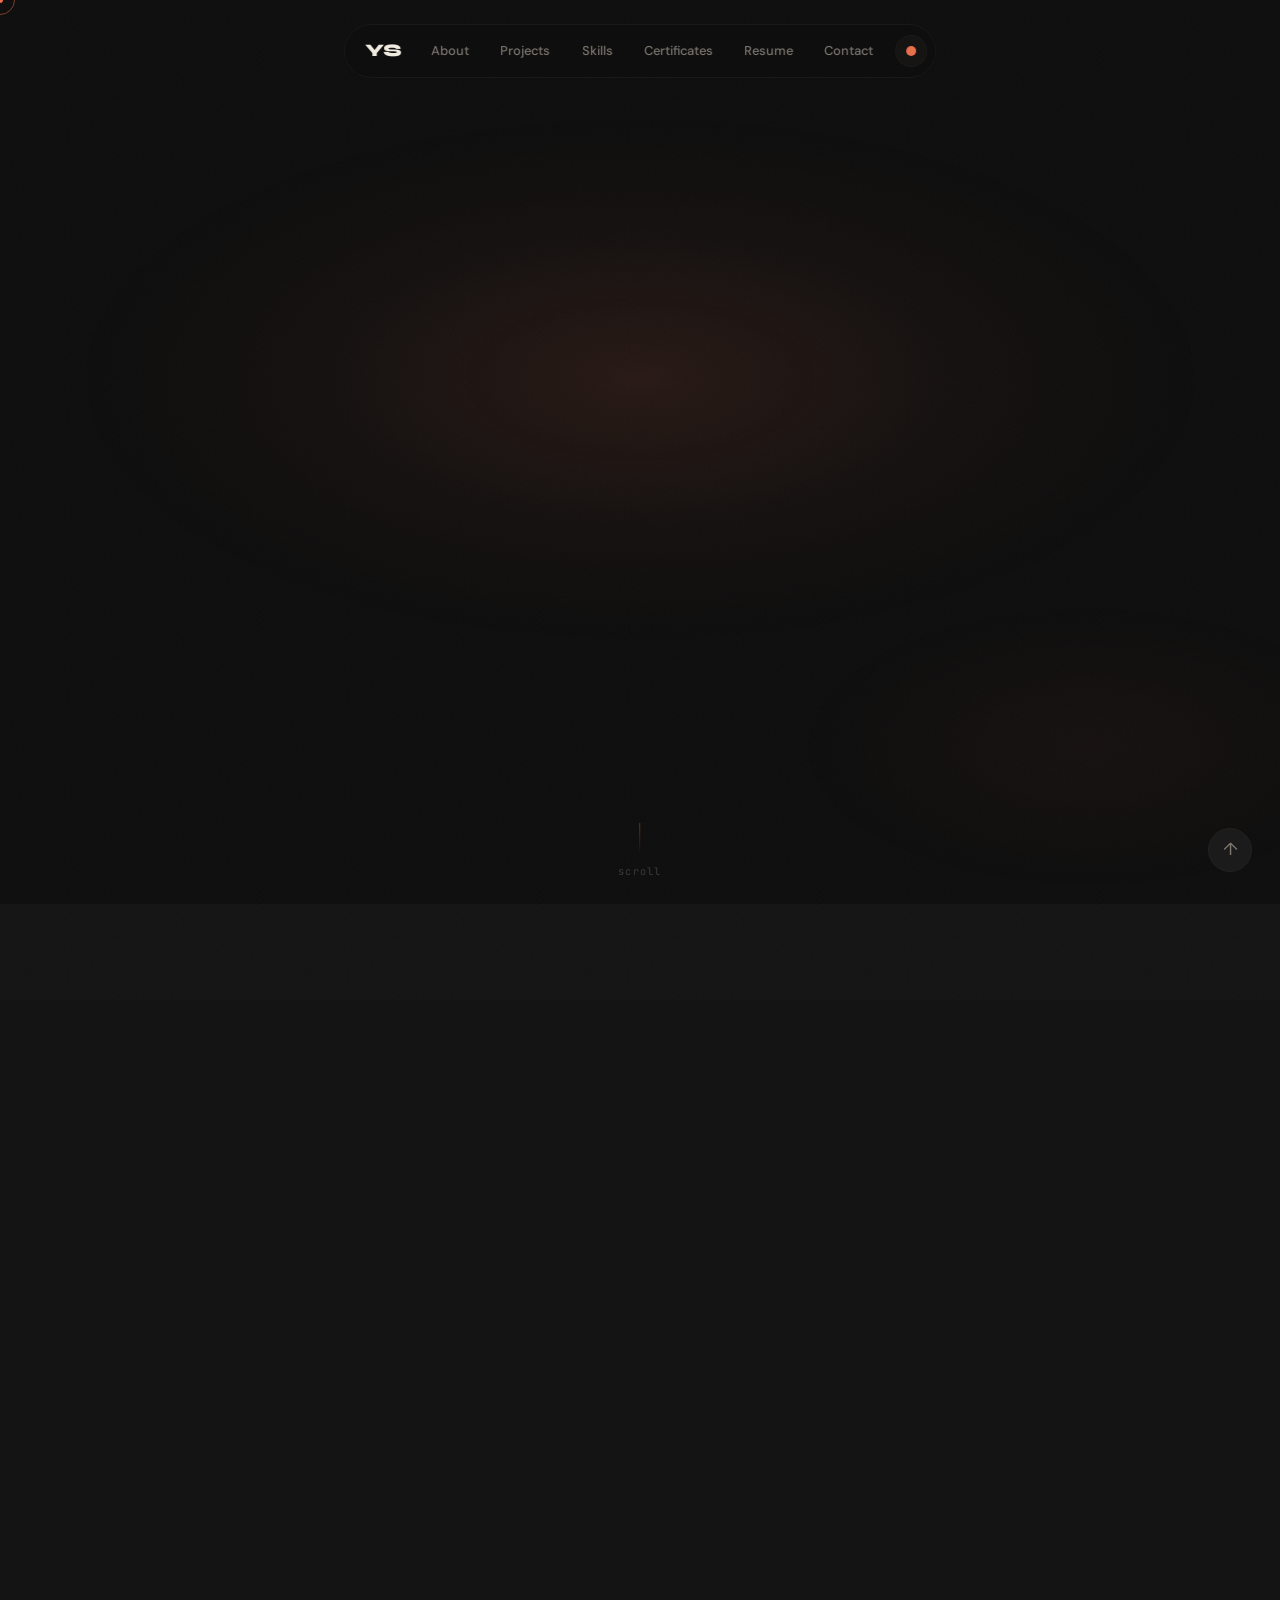
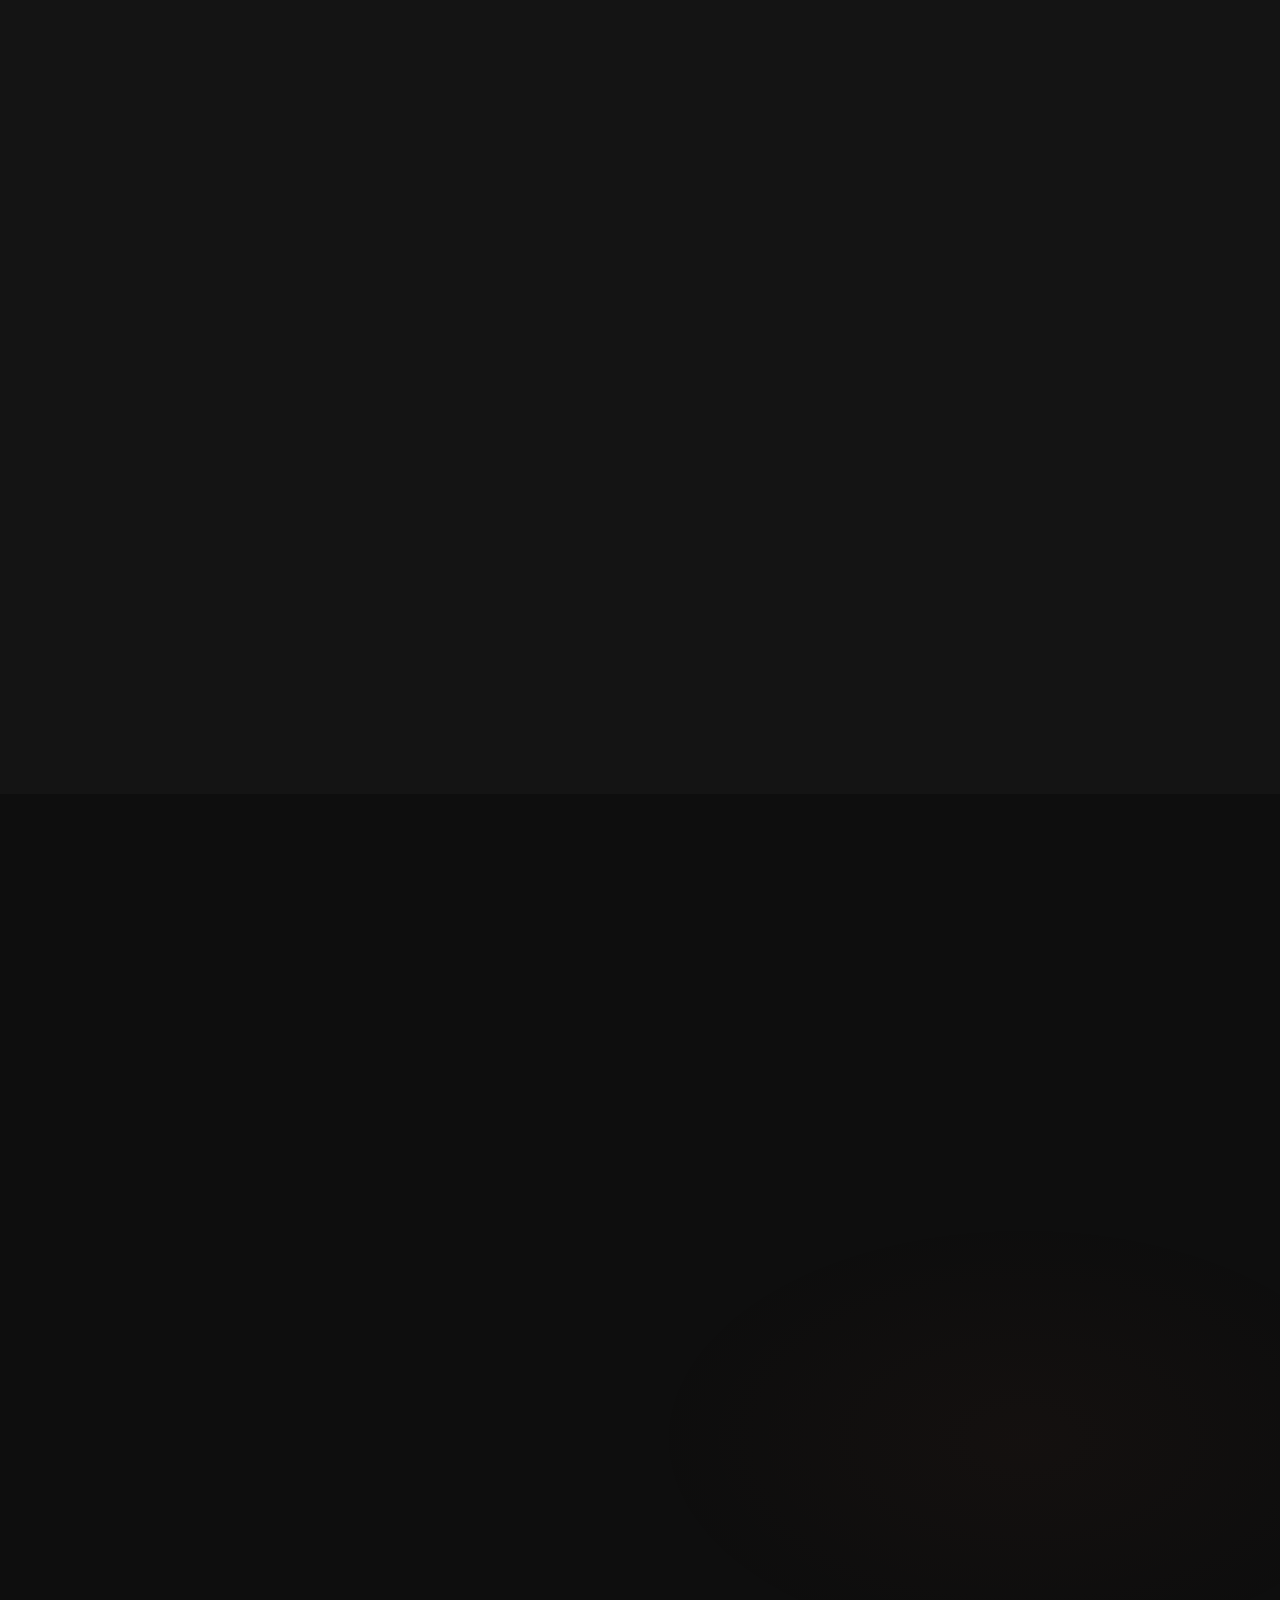
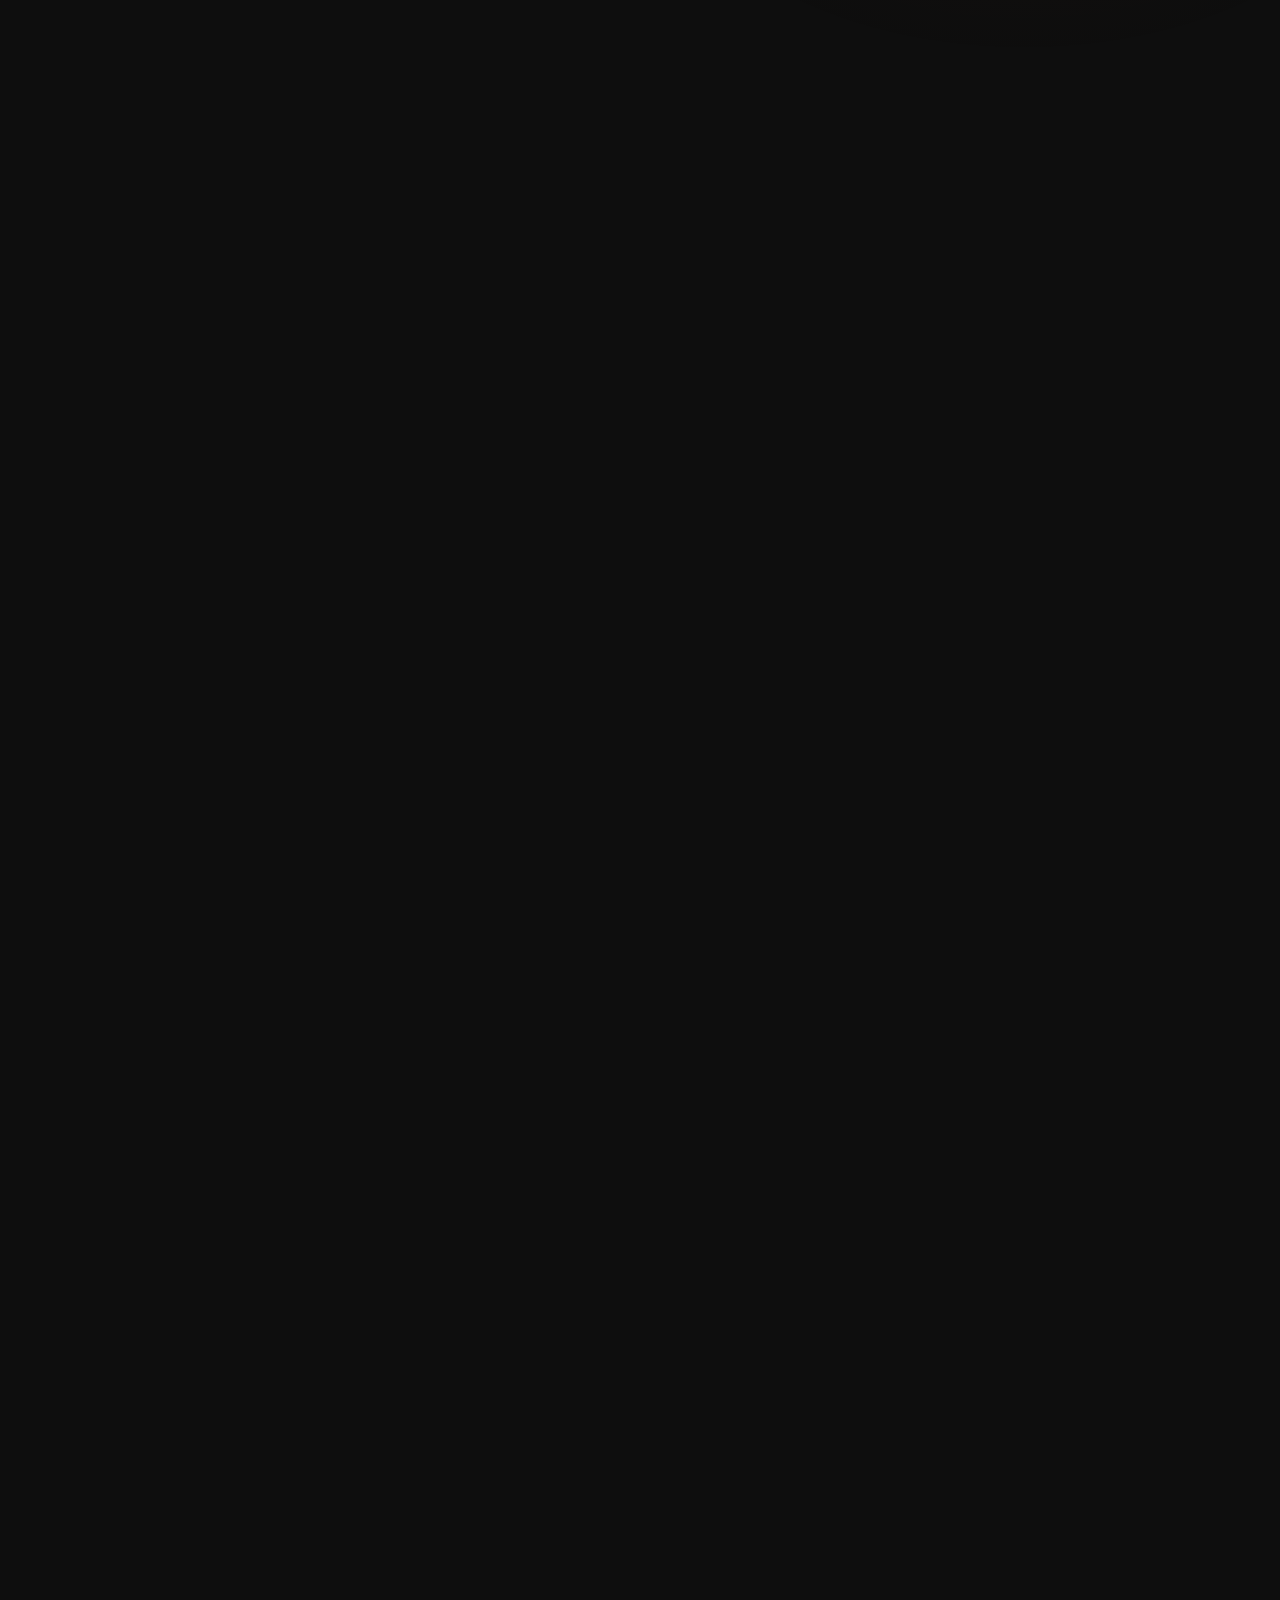
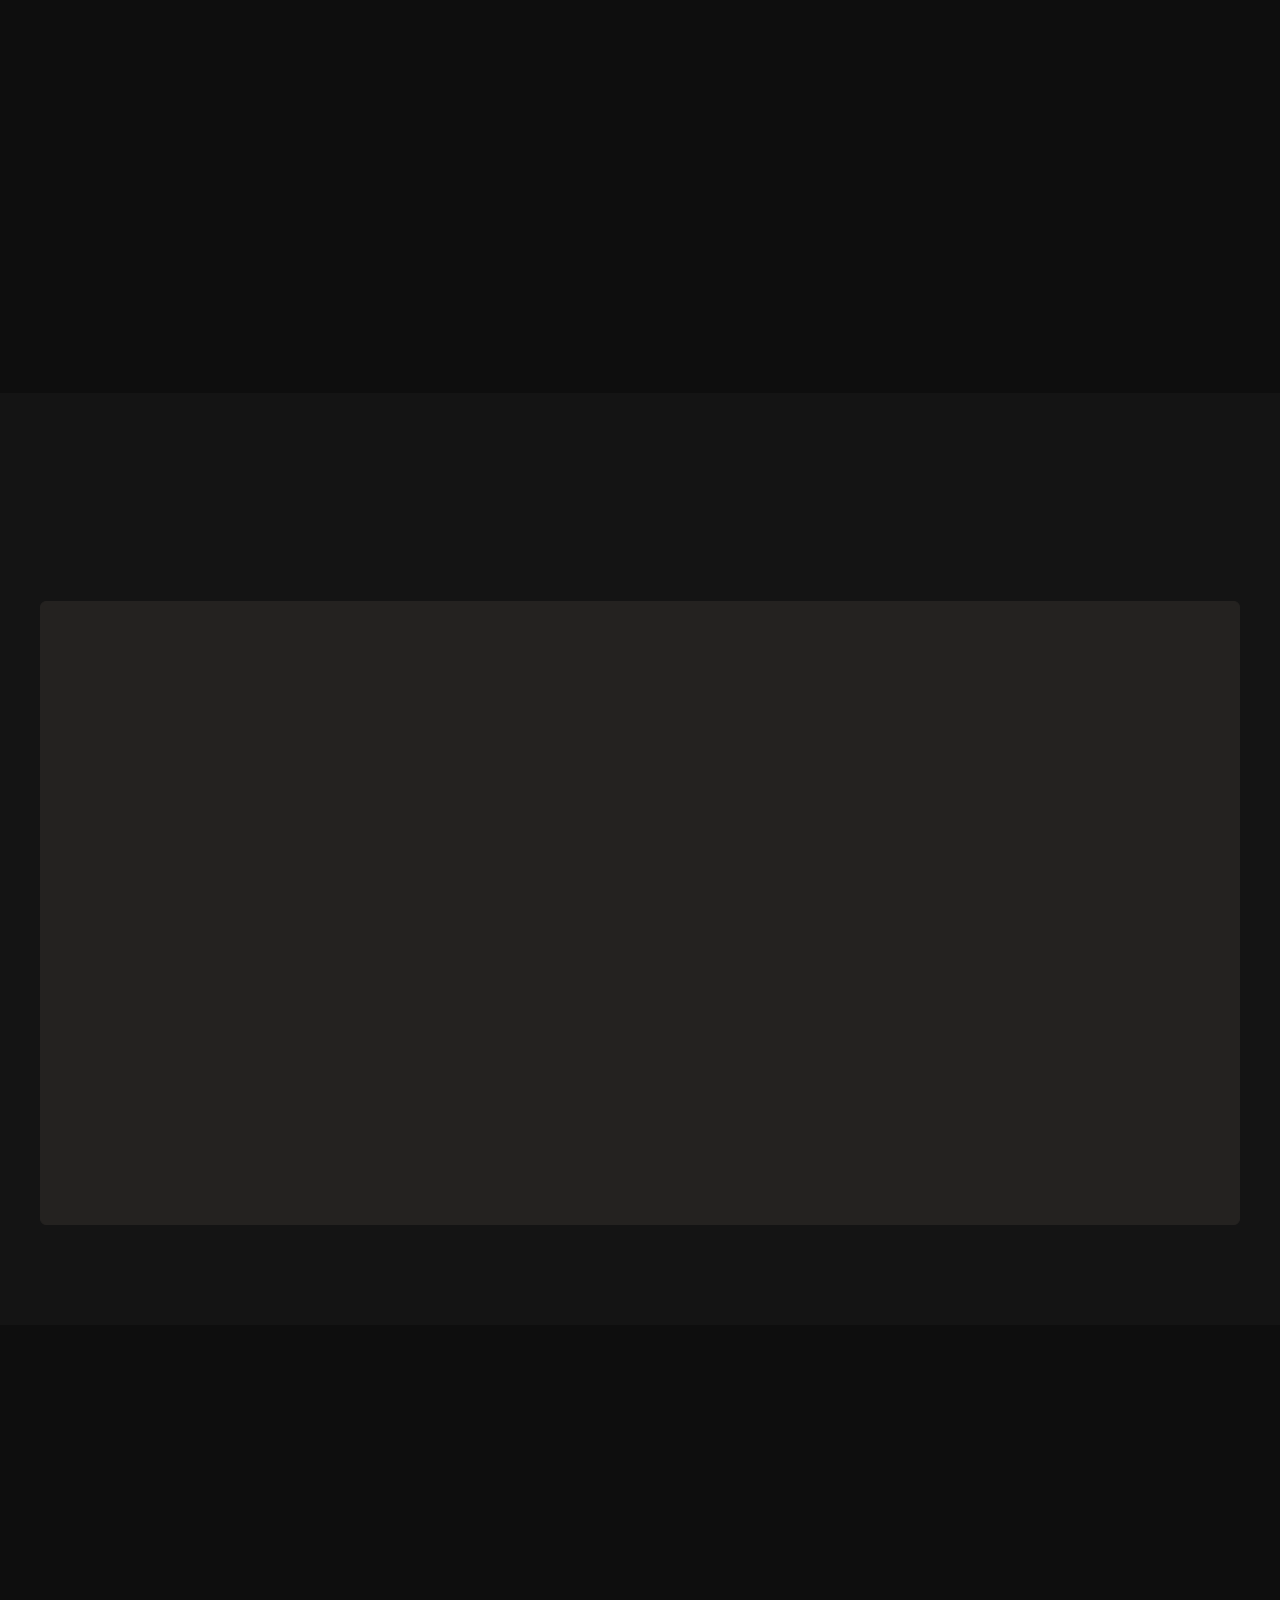
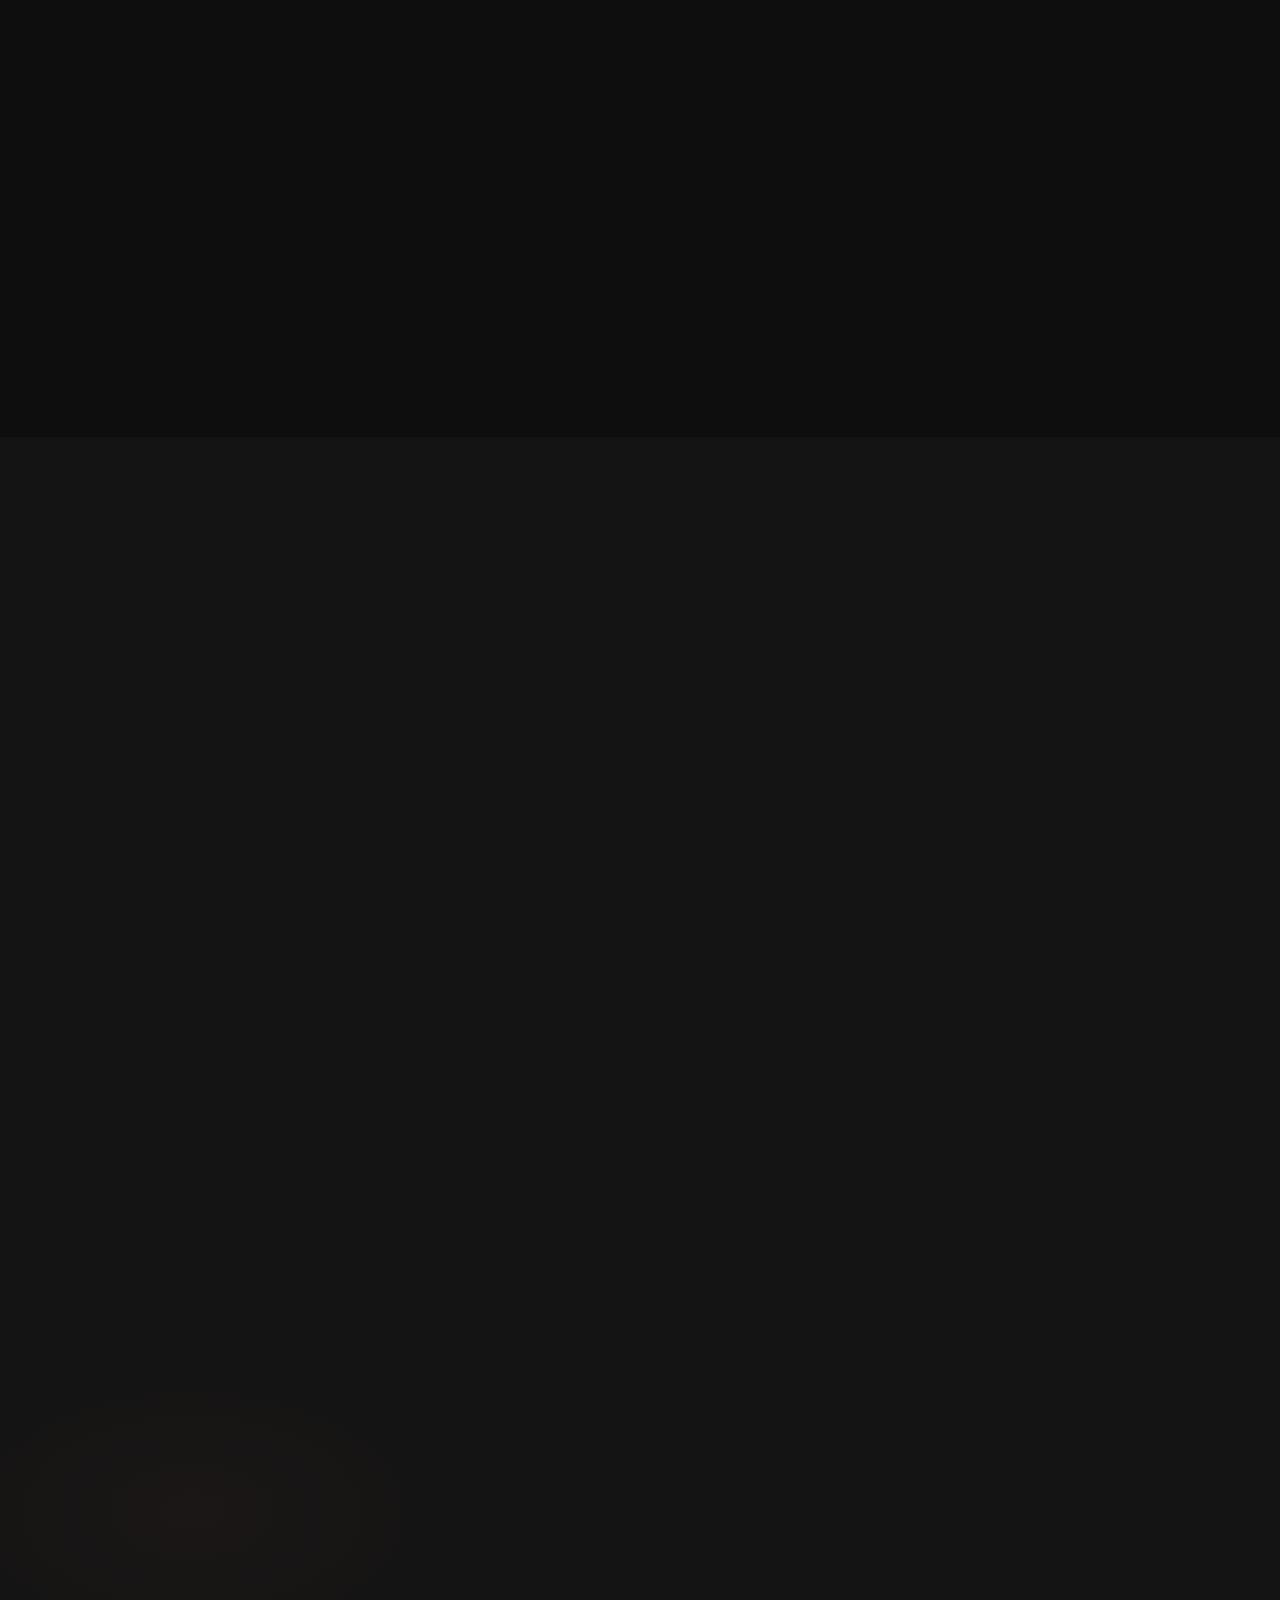
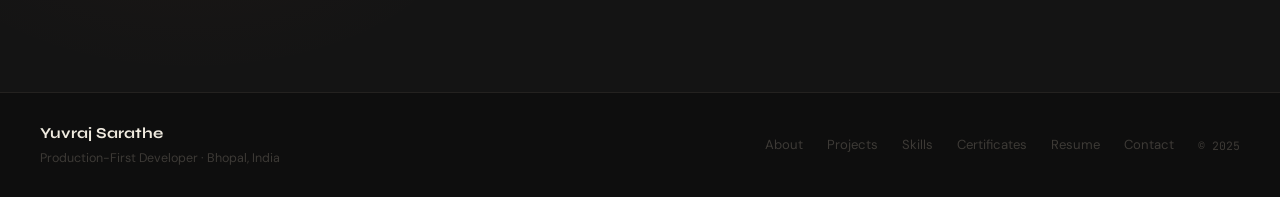
<file: index.html>
<!DOCTYPE html>
<html lang="en" data-theme="obsidian" data-od-id="root">
<head>
    <meta charset="UTF-8">
    <meta name="viewport" content="width=device-width, initial-scale=1.0">
    <title>Yuvraj Sarathe — Production-First Developer</title>
    <meta name="description" content="Yuvraj Sarathe — B.Tech Cyber Security student at LNCT Bhopal. I ship production-ready executables, not scripts that sit in an editor.">
    <meta name="keywords" content="Yuvraj Sarathe, developer, portfolio, Java, Python, cyber security, LNCT Bhopal, Yuvraj-Sarathe">
    <meta name="author" content="Yuvraj Sarathe">
    <meta property="og:title" content="Yuvraj Sarathe — Production-First Developer">
    <meta property="og:description" content="B.Tech Cyber Security student shipping production-ready standalone software.">
    <meta property="og:image" content="Square LOGO.png">
    <meta property="og:url" content="https://Yuvraj-Sarathe.github.io/Portfolio/">
    <meta property="og:type" content="website">
    <meta name="twitter:card" content="summary_large_image">
    <meta name="twitter:title" content="Yuvraj Sarathe — Production-First Developer">
    <meta name="twitter:description" content="Production-first developer shipping standalone executables.">

    <link rel="preconnect" href="https://fonts.googleapis.com">
    <link rel="preconnect" href="https://fonts.gstatic.com" crossorigin>
    <link href="https://fonts.googleapis.com/css2?family=Syne:wght@400;500;600;700;800&family=DM+Sans:ital,opsz,wght@0,9..40,300;0,9..40,400;0,9..40,500;0,9..40,600;1,9..40,300;1,9..40,400&family=JetBrains+Mono:wght@300;400;500&family=Space+Mono:ital,wght@0,400;0,700;1,400;1,600&family=Playfair+Display:ital,wght@0,400;0,600;0,700;1,400;1,600&display=swap" rel="stylesheet">
    <link rel="icon" type="image/svg+xml" href="favicon.svg">
    <link rel="alternate icon" href="favicon.ico">
    <link rel="stylesheet" href="style.css">
    <link rel="sitemap" type="application/xml" title="Sitemap" href="/sitemap.xml">
</head>
<body data-od-id="body">
    <a href="#main" class="skip-link" data-od-id="skip-link">Skip to content</a>

    <div class="cursor-dot" aria-hidden="true" data-od-id="cursor-dot"></div>
    <div class="cursor-ring" aria-hidden="true" data-od-id="cursor-ring"></div>

    <div class="grain" aria-hidden="true" data-od-id="grain"></div>

    <div class="scroll-progress" id="scrollProgress" aria-hidden="true" data-od-id="scroll-progress"></div>

    <nav class="nav" id="nav" role="navigation" aria-label="Main navigation" data-od-id="nav">
        <div class="nav-inner" data-od-id="nav-inner">
            <a href="#hero" class="nav-logo" aria-label="Go to top" data-od-id="nav-logo">YS</a>

            <div class="nav-links" data-od-id="nav-links">
                <a href="#about" class="nav-link" data-od-id="nav-link-about">About</a>
                <a href="#projects" class="nav-link" data-od-id="nav-link-projects">Projects</a>
                <a href="#skills" class="nav-link" data-od-id="nav-link-skills">Skills</a>
                <a href="#certificates" class="nav-link" data-od-id="nav-link-certificates">Certificates</a>
                <a href="resume.pdf" class="nav-link" data-od-id="nav-link-resume" download>Resume</a>
                <a href="#contact" class="nav-link" data-od-id="nav-link-contact">Contact</a>
            </div>

            <div class="nav-actions" data-od-id="nav-actions">
                <button class="theme-btn" id="themeToggle" aria-label="Switch color theme" title="Switch theme" data-od-id="theme-toggle">
                    <span class="theme-dot" data-od-id="theme-dot"></span>
                </button>
                <button class="hamburger" id="hamburger" aria-label="Toggle mobile menu" aria-expanded="false" data-od-id="hamburger">
                    <span class="ham-line" data-od-id="ham-line-1"></span>
                    <span class="ham-line" data-od-id="ham-line-2"></span>
                    <span class="ham-line" data-od-id="ham-line-3"></span>
                </button>
            </div>
        </div>

        <div class="mobile-overlay" id="mobileOverlay" aria-hidden="true" data-od-id="mobile-overlay">
            <nav class="mobile-links" data-od-id="mobile-links">
                <a href="#about" class="mobile-link" role="menuitem" style="--i:0" data-od-id="mobile-link-about">About</a>
                <a href="#projects" class="mobile-link" role="menuitem" style="--i:1" data-od-id="mobile-link-projects">Projects</a>
                <a href="#skills" class="mobile-link" role="menuitem" style="--i:2" data-od-id="mobile-link-skills">Skills</a>
                <a href="#certificates" class="mobile-link" role="menuitem" style="--i:3" data-od-id="mobile-link-certificates">Certificates</a>
                <a href="resume.pdf" class="mobile-link" role="menuitem" style="--i:4" data-od-id="mobile-link-resume" download>Resume</a>
                <a href="#contact" class="mobile-link" role="menuitem" style="--i:5" data-od-id="mobile-link-contact">Contact</a>
            </nav>
        </div>
    </nav>

    <main id="main">

        <header id="hero" class="hero" data-od-id="hero">
            <div class="hero-inner" data-od-id="hero-inner">

                <div class="hero-eyebrow" data-reveal="fade-up" data-od-id="hero-eyebrow">
                    <span class="status-pulse" aria-label="Currently available" data-od-id="status-pulse"></span>
                    <span class="status-text" data-od-id="status-text">Available for internships &amp; collaborations</span>
                    <span class="hero-meta" data-od-id="hero-meta">
                        <span data-od-id="hero-meta-degree">B.Tech Cyber Security</span>
                        <span class="dot-sep" aria-hidden="true" data-od-id="dot-sep-1">·</span>
                        <span data-od-id="hero-meta-college">LNCT Bhopal</span>
                        <span class="dot-sep" aria-hidden="true" data-od-id="dot-sep-2">·</span>
                        <span class="mono" data-od-id="hero-meta-years">2025–2029</span>
                    </span>
                </div>

                <h1 class="hero-name" aria-label="Yuvraj Sarathe" data-od-id="hero-name">
                    <span class="hero-name-line" data-reveal="slide-up" data-delay="1" data-od-id="hero-name-first">Yuvraj</span>
                    <span class="hero-name-line hero-name-accent" data-reveal="slide-up" data-delay="2" data-od-id="hero-name-last">Sarathe</span>
                </h1>

                <div class="hero-rule" data-reveal="expand" data-delay="3" aria-hidden="true" data-od-id="hero-rule"></div>

                <div class="hero-bottom" data-reveal="fade-up" data-delay="4" data-od-id="hero-bottom">
                    <p class="hero-role" data-od-id="hero-role">Production-First Developer</p>
                    <p class="hero-desc" data-od-id="hero-desc">
                        Most developers write fragile scripts that only work in their own local text editors. I ship resilient, complete software applications. From automated open-source operations infrastructure to pre-compiled standalone executables, my work runs instantly right out of the box with zero system setup or installation pain.
                    </p>
                    <div class="hero-cta" data-od-id="hero-cta">
                        <a href="#projects" class="btn btn-primary" data-od-id="btn-view-projects">
                            <span data-od-id="btn-view-projects-text">View projects</span>
                            <span class="btn-icon" data-od-id="btn-view-projects-icon">→</span>
                        </a>
                        <a href="https://github.com/Yuvraj-Sarathe" target="_blank" rel="noopener noreferrer" class="btn btn-outline" data-od-id="btn-github">
                            <span data-od-id="btn-github-text">GitHub</span>
                            <span class="btn-icon" data-od-id="btn-github-icon">↗</span>
                        </a>
                        <a href="resume.pdf" class="btn btn-outline" data-od-id="btn-download-cv" download>
                            <span data-od-id="btn-download-cv-text">Download CV</span>
                            <span class="btn-icon" data-od-id="btn-download-cv-icon">↓</span>
                        </a>
                        <a href="#contact" class="btn btn-text" data-od-id="btn-get-in-touch">
                            <span data-od-id="btn-get-in-touch-text">Get in touch</span>
                            <span class="btn-icon" data-od-id="btn-get-in-touch-icon">→</span>
                        </a>
                    </div>
                </div>

                <div class="hero-stats" data-reveal="fade-up" data-delay="5" data-od-id="hero-stats">
                    <div class="stat-item" data-od-id="stat-projects">
                        <span class="stat-num" data-od-id="stat-projects-num">14+</span>
                        <span class="stat-label" data-od-id="stat-projects-label">Projects shipped</span>
                    </div>
                    <div class="stat-sep" aria-hidden="true" data-od-id="stat-sep-1"></div>
                    <div class="stat-item" data-od-id="stat-oss">
                        <span class="stat-num" data-od-id="stat-oss-num">OSS</span>
                        <span class="stat-label" data-od-id="stat-oss-label">Code Owner</span>
                    </div>
                    <div class="stat-sep" aria-hidden="true" data-od-id="stat-sep-2"></div>
                    <div class="stat-item" data-od-id="stat-leetcode">
                        <span class="stat-num" data-od-id="stat-leetcode-num">76%</span>
                        <span class="stat-label" data-od-id="stat-leetcode-label">LeetCode acceptance</span>
                    </div>
                    <div class="stat-sep" aria-hidden="true" data-od-id="stat-sep-3"></div>
                    <div class="stat-item" data-od-id="stat-apps">
                        <span class="stat-num" data-od-id="stat-apps-num">7</span>
                        <span class="stat-label" data-od-id="stat-apps-label">Live production apps</span>
                    </div>
                </div>

            </div>
            <div class="hero-scroll-hint" aria-hidden="true" data-od-id="hero-scroll-hint">
                <span class="scroll-hint-line" data-od-id="scroll-hint-line"></span>
                <span class="scroll-hint-text" data-od-id="scroll-hint-text">scroll</span>
            </div>
        </header>

        <section id="about" class="section approach-section" data-od-id="section-about">
            <div class="section-inner" data-od-id="about-inner">
                <div class="section-header" data-reveal="fade-up" data-od-id="about-header">
                    <span class="section-num" aria-hidden="true" data-od-id="about-section-num">01</span>
                    <h2 class="section-heading" data-od-id="about-heading">About me</h2>
                </div>

                <div class="about-intro" data-reveal="fade-up" data-delay="1" data-od-id="about-intro">
                    <p class="about-bio" data-od-id="about-bio">
                        B.Tech Cyber Security student at LNCT Bhopal with an intense obsession for engineering production-ready software systems. 
                        I despise dependency hell and configuration friction. Whether managing core release workflows for open-source organizations, 
                        bundling isolated runtimes for zero-friction desktop applications, or architecting secure client-side search tools, 
                        I build software that works immediately upon deployment.
                    </p>
                </div>

                <div class="education-block" data-reveal="fade-up" data-delay="2" data-od-id="education-block">
                    <h3 class="education-title" data-od-id="education-title">Education</h3>
                    <div class="education-card" data-od-id="education-card-btech">
                        <div class="edu-main" data-od-id="edu-btech-main">
                            <strong class="edu-degree" data-od-id="edu-btech-degree">Bachelor of Technology in Cyber Security</strong>
                            <span class="edu-school" data-od-id="edu-btech-school">Lakshmi Narain College of Technology (LNCT), Bhopal</span>
                        </div>
                        <div class="edu-meta" data-od-id="edu-btech-meta">
                            <span class="edu-year mono" data-od-id="edu-btech-year">2025 – 2029</span>
                        </div>
                    </div>
                    <div class="education-card" data-od-id="education-card-fcc">
                        <div class="edu-main" data-od-id="edu-fcc-main">
                            <strong class="edu-degree" data-od-id="edu-fcc-degree">Responsive Web Design Certification</strong>
                            <span class="edu-school" data-od-id="edu-fcc-school">freeCodeCamp</span>
                        </div>
                        <div class="edu-meta" data-od-id="edu-fcc-meta">
                            <a href="https://www.freecodecamp.org/certification/mikky-mlh/responsive-web-design" target="_blank" rel="noopener noreferrer" class="edu-link" data-od-id="edu-fcc-link">View Certificate ↗</a>
                        </div>
                    </div>
                </div>

                <div class="approach-grid" data-reveal="fade-up" data-delay="3" data-od-id="approach-grid">
                    <div class="approach-item" data-reveal="fade-up" data-delay="1" data-od-id="approach-item-1">
                        <span class="approach-num" aria-hidden="true" data-od-id="approach-num-1">01</span>
                        <h3 data-od-id="approach-heading-1">Infrastructure automation</h3>
                        <p data-od-id="approach-desc-1">Designing modern CI/CD (Continuous Integration and Continuous Deployment — automated tracking scripts that build, test, and release code instantly when changes are pushed) systems to handle automated versioning, sync release tags, and strictly maintain accurate production history logs.</p>
                        <span class="approach-tag" data-od-id="approach-tag-1">Zero manual friction</span>
                    </div>

                    <div class="approach-item" data-reveal="fade-up" data-delay="2" data-od-id="approach-item-2">
                        <span class="approach-num" aria-hidden="true" data-od-id="approach-num-2">02</span>
                        <h3 data-od-id="approach-heading-2">Independent execution</h3>
                        <p data-od-id="approach-desc-2">Compiling applications into standalone pre-packaged binaries or bundling dedicated execution runtimes. Users execute the application directly without installing platform-specific developer compilers or runtimes on their machines.</p>
                        <span class="approach-tag" data-od-id="approach-tag-2">No local requirements</span>
                    </div>

                    <div class="approach-item" data-reveal="fade-up" data-delay="3" data-od-id="approach-item-3">
                        <span class="approach-num" aria-hidden="true" data-od-id="approach-num-3">03</span>
                        <h3 data-od-id="approach-heading-3">Security from day one</h3>
                        <p data-od-id="approach-desc-3">Input validation (checking that user data is structurally safe and clean before running it) and error exception interception are baked natively into the codebase foundations. I prevent runtime crashes and standard technical vulnerabilities before they can appear.</p>
                        <span class="approach-tag" data-od-id="approach-tag-3">Secure by design</span>
                    </div>

                    <div class="approach-item" data-reveal="fade-up" data-delay="4" data-od-id="approach-item-4">
                        <span class="approach-num" aria-hidden="true" data-od-id="approach-num-4">04</span>
                        <h3 data-od-id="approach-heading-4">Pattern-based learning</h3>
                        <p data-od-id="approach-desc-4">DSA (Data Structures and Algorithms — the specific structural ways we organize, track, and manipulate data to solve logic problems quickly) mastered through systematic core structural pattern recognition rather than shallow memorization blocks. Following the Striver A2Z curriculum map.</p>
                        <span class="approach-tag" data-od-id="approach-tag-4">Efficiency obsessed</span>
                    </div>
                </div>
            </div>
        </section>

        <section id="projects" class="section projects-section" data-od-id="section-projects">
            <div class="section-inner" data-od-id="projects-inner">
                <div class="section-header" data-reveal="fade-up" data-od-id="projects-header">
                    <span class="section-num" aria-hidden="true" data-od-id="projects-section-num">02</span>
                    <h2 class="section-heading" data-od-id="projects-heading">Featured work</h2>
                </div>

                <div class="featured-block" data-reveal="fade-up" data-delay="1" data-od-id="featured-block">
                    <p class="featured-label" data-od-id="featured-label">Live applications &amp; production systems</p>
                    <div class="featured-grid" data-od-id="featured-grid">
                        <article class="card-shell" data-od-id="card-kdm">
                            <div class="card-core" data-od-id="card-kdm-core">
                            <div class="featured-card" data-od-id="featured-card-kdm">
                            <div class="featured-card-top fc-top-gitdeep" data-od-id="fc-top-kdm">
                                <div class="fc-live" style="background: rgba(14, 165, 233, 0.2); color: #38bdf8; border: 1px solid rgba(14, 165, 233, 0.4);" data-od-id="fc-live-kdm">
                                    <span class="live-dot" style="background: #38bdf8; box-shadow: 0 0 8px #38bdf8;" aria-label="Production" data-od-id="live-dot-kdm"></span>
                                    Core System
                                </div>
                                <span class="fc-year" data-od-id="fc-year-kdm">2026</span>
                            </div>
                            <div class="featured-card-body" data-od-id="fc-body-kdm">
                                <span class="fc-type" data-od-id="fc-type-kdm">Open Source · Code Owner</span>
                                <h3 class="fc-title" data-od-id="fc-title-kdm">KDM-CLI</h3>
                                <p class="fc-desc" data-od-id="fc-desc-kdm">Lightweight, terminal-based monitoring tool that actively tracks Kubernetes pods and Docker containers. I joined the organization, took command as Code Owner, and engineered automated CI/CD release workflows that seamlessly handle tag alignment and automatically generate comprehensive changelog versions across every software deployment phase.</p>
                                <div class="fc-tech" data-od-id="fc-tech-kdm">
                                    <span data-od-id="fc-tech-kdm-1">Node.js</span>
                                    <span data-od-id="fc-tech-kdm-2">Docker</span>
                                    <span data-od-id="fc-tech-kdm-3">Kubernetes</span>
                                    <span data-od-id="fc-tech-kdm-4">GitHub Actions</span>
                                </div>
                                <div class="fc-links-group" style="display: flex; gap: 1rem; margin-top: auto;" data-od-id="fc-links-kdm">
                                    <a href="https://kdmcli.app/" target="_blank" rel="noopener noreferrer" class="fc-link" data-od-id="fc-link-kdm-site">Website ↗</a>
                                    <a href="https://github.com/KDM-cli/kdm-cli" target="_blank" rel="noopener noreferrer" class="fc-link" style="color: var(--text-muted);" data-od-id="fc-link-kdm-source">Source &amp; Contributions ↗</a>
                                </div>
                            </div>
                            </div>
                        </div>
                        </article>

                        <article class="card-shell" data-od-id="card-gitdeep">
                            <div class="card-core" data-od-id="card-gitdeep-core">
                            <div class="featured-card" data-od-id="featured-card-gitdeep">
                            <div class="featured-card-top fc-top-gitdeep" data-od-id="fc-top-gitdeep">
                                <div class="fc-live" data-od-id="fc-live-gitdeep">
                                    <span class="live-dot" aria-label="Live" data-od-id="live-dot-gitdeep"></span>
                                    Live
                                </div>
                                <span class="fc-year" data-od-id="fc-year-gitdeep">2025</span>
                            </div>
                            <div class="featured-card-body" data-od-id="fc-body-gitdeep">
                                <span class="fc-type" data-od-id="fc-type-gitdeep">AI-powered developer tool</span>
                                <h3 class="fc-title" data-od-id="fc-title-gitdeep">GitDeep</h3>
                                <p class="fc-desc" data-od-id="fc-desc-gitdeep">Brutally honest AI assessments of any GitHub profile. Hirability scores, SWOT analysis, career slope detection, buzzword vs reality check, per-repo scoring, and candidate comparison. 12 AI providers. Zero data storage.</p>
                                <div class="fc-tech" data-od-id="fc-tech-gitdeep">
                                    <span data-od-id="fc-tech-gitdeep-1">Next.js 15</span>
                                    <span data-od-id="fc-tech-gitdeep-2">TypeScript</span>
                                    <span data-od-id="fc-tech-gitdeep-3">Tailwind v4</span>
                                    <span data-od-id="fc-tech-gitdeep-4">Recharts</span>
                                </div>
                                <a href="https://gitdeep.vercel.app/" target="_blank" rel="noopener noreferrer" class="fc-link" data-od-id="fc-link-gitdeep">Open live demo ↗</a>
                            </div>
                            </div>
                        </div>
                        </article>

                        <article class="card-shell" data-od-id="card-gitissue">
                            <div class="card-core" data-od-id="card-gitissue-core">
                            <div class="featured-card" data-od-id="featured-card-gitissue">
                            <div class="featured-card-top fc-top-gitissue" data-od-id="fc-top-gitissue">
                                <div class="fc-live" data-od-id="fc-live-gitissue">
                                    <span class="live-dot" aria-label="Live" data-od-id="live-dot-gitissue"></span>
                                    Live
                                </div>
                                <span class="fc-year" data-od-id="fc-year-gitissue">2026</span>
                            </div>
                            <div class="featured-card-body" data-od-id="fc-body-gitissue">
                                <span class="fc-type" data-od-id="fc-type-gitissue">Global Issue Explorer</span>
                                <h3 class="fc-title" data-od-id="fc-title-gitissue">GitIssue</h3>
                                <p class="fc-desc" data-od-id="fc-desc-gitissue">Cross-repo GitHub issue search. Browse, filter, and sort issues across all of GitHub with label tracking, language filters, and customizable views — entirely client-side.</p>
                                <div class="fc-tech" data-od-id="fc-tech-gitissue">
                                    <span data-od-id="fc-tech-gitissue-1">Next.js</span>
                                    <span data-od-id="fc-tech-gitissue-2">TypeScript</span>
                                    <span data-od-id="fc-tech-gitissue-3">Tailwind</span>
                                    <span data-od-id="fc-tech-gitissue-4">GitHub API</span>
                                </div>
                                <a href="https://gitissue.vercel.app/" target="_blank" rel="noopener noreferrer" class="fc-link" data-od-id="fc-link-gitissue">Open live demo ↗</a>
                            </div>
                            </div>
                        </div>
                        </article>

                        <article class="card-shell" data-od-id="card-ofe">
                            <div class="card-core" data-od-id="card-ofe-core">
                            <div class="featured-card" data-od-id="featured-card-ofe">
                            <div class="featured-card-top fc-top-3" data-od-id="fc-top-ofe">
                                <div class="fc-live" data-od-id="fc-live-ofe">
                                    <span class="live-dot" aria-label="Live" data-od-id="live-dot-ofe"></span>
                                    Live
                                </div>
                                <span class="fc-year" data-od-id="fc-year-ofe">2025</span>
                            </div>
                            <div class="featured-card-body" data-od-id="fc-body-ofe">
                                <span class="fc-type" data-od-id="fc-type-ofe">Production web application</span>
                                <h3 class="fc-title" data-od-id="fc-title-ofe">OFE-PRO</h3>
                                <p class="fc-desc" data-od-id="fc-desc-ofe">Better version of the One HTML File Challenge. Full-fledged production version with modular architecture, enhanced UX, optimized performance, and scalable state management.</p>
                                <div class="fc-tech" data-od-id="fc-tech-ofe">
                                    <span data-od-id="fc-tech-ofe-1">React</span>
                                    <span data-od-id="fc-tech-ofe-2">TypeScript</span>
                                    <span data-od-id="fc-tech-ofe-3">Tailwind CSS</span>
                                </div>
                                <a href="https://ofe-pro.vercel.app/" target="_blank" rel="noopener noreferrer" class="fc-link" data-od-id="fc-link-ofe">Open live demo ↗</a>
                            </div>
                            </div>
                        </div>
                        </article>
                    </div>
                </div>

                <div class="project-list" data-reveal="fade-up" data-delay="2" data-od-id="project-list">
                    <p class="featured-label" data-od-id="project-list-label">All projects</p>
                    <div class="project-list-head" aria-hidden="true" data-od-id="project-list-head">
                        <span data-od-id="plh-title">Title</span>
                        <span data-od-id="plh-stack">Stack</span>
                        <span data-od-id="plh-type">Type</span>
                        <span data-od-id="plh-link">Link</span>
                    </div>

                    <article class="project-row" data-od-id="pr-01">
                        <span class="pr-num" aria-hidden="true" data-od-id="pr-num-01">01</span>
                        <div class="pr-info" data-od-id="pr-info-01">
                            <strong class="pr-title" data-od-id="pr-title-01">KDM-CLI</strong>
                            <span class="pr-sub" data-od-id="pr-sub-01">Core Code Owner. Real-time terminal environment monitor for Docker workloads and Kubernetes pods. Designed automated tag orchestration and release pipeline scripts.</span>
                        </div>
                        <div class="pr-stack" data-od-id="pr-stack-01">
                            <span class="tag" data-od-id="tag-01-1">Node.js</span>
                            <span class="tag" data-od-id="tag-01-2">K8s</span>
                            <span class="tag" data-od-id="tag-01-3">CI/CD</span>
                        </div>
                        <span class="pr-type" data-od-id="pr-type-01">OSS Infrastructure</span>
                        <span class="pr-links" data-od-id="pr-links-01">
                            <a href="https://kdmcli.app" target="_blank" rel="noopener noreferrer" class="pr-link" aria-label="KDM Live Website" data-od-id="pr-link-01-site">Site ↗</a>
                            <a href="https://github.com/KDM-cli/kdm-cli" target="_blank" rel="noopener noreferrer" class="pr-link" aria-label="KDM Contributions Source" data-od-id="pr-link-01-source">GitHub ↗</a>
                        </span>
                    </article>

                    <article class="project-row" data-od-id="pr-02">
                        <span class="pr-num" aria-hidden="true" data-od-id="pr-num-02">02</span>
                        <div class="pr-info" data-od-id="pr-info-02">
                            <strong class="pr-title" data-od-id="pr-title-02">GitDeep</strong>
                            <span class="pr-sub" data-od-id="pr-sub-02">AI GitHub profile analyzer — hirability scoring, SWOT, career slope, buzzword detection, 12 AI providers, zero data storage.</span>
                        </div>
                        <div class="pr-stack" data-od-id="pr-stack-02">
                            <span class="tag" data-od-id="tag-02-1">Next.js</span>
                            <span class="tag" data-od-id="tag-02-2">TypeScript</span>
                            <span class="tag" data-od-id="tag-02-3">Tailwind</span>
                        </div>
                        <span class="pr-type" data-od-id="pr-type-02">Live web app</span>
                        <span class="pr-links" data-od-id="pr-links-02">
                            <a href="https://gitdeep.vercel.app" target="_blank" rel="noopener noreferrer" class="pr-link" aria-label="GitDeep live demo" data-od-id="pr-link-02-live">Live ↗</a>
                            <a href="https://github.com/Yuvraj-Sarathe/GitDeep" target="_blank" rel="noopener noreferrer" class="pr-link" aria-label="GitDeep source" data-od-id="pr-link-02-source">GitHub ↗</a>
                        </span>
                    </article>

                    <article class="project-row" data-od-id="pr-03">
                        <span class="pr-num" aria-hidden="true" data-od-id="pr-num-03">03</span>
                        <div class="pr-info" data-od-id="pr-info-03">
                            <strong class="pr-title" data-od-id="pr-title-03">GitIssue</strong>
                            <span class="pr-sub" data-od-id="pr-sub-03">Cross-repo GitHub issue search. Browse, filter, and sort issues across all of GitHub with label tracking, language filters, and customizable views — entirely client-side.</span>
                        </div>
                        <div class="pr-stack" data-od-id="pr-stack-03">
                            <span class="tag" data-od-id="tag-03-1">Next.js</span>
                            <span class="tag" data-od-id="tag-03-2">TypeScript</span>
                            <span class="tag" data-od-id="tag-03-3">Tailwind</span>
                            <span class="tag" data-od-id="tag-03-4">GitHub API</span>
                        </div>
                        <span class="pr-type" data-od-id="pr-type-03">Live web app</span>
                        <span class="pr-links" data-od-id="pr-links-03">
                            <a href="https://gitissue.vercel.app" target="_blank" rel="noopener noreferrer" class="pr-link" aria-label="GitIssue live demo" data-od-id="pr-link-03-live">Live ↗</a>
                            <a href="https://github.com/Yuvraj-Sarathe/Git-Issue" target="_blank" rel="noopener noreferrer" class="pr-link" aria-label="GitIssue source" data-od-id="pr-link-03-source">GitHub ↗</a>
                        </span>
                    </article>

                    <article class="project-row" data-od-id="pr-04">
                        <span class="pr-num" aria-hidden="true" data-od-id="pr-num-04">04</span>
                        <div class="pr-info" data-od-id="pr-info-04">
                            <strong class="pr-title" data-od-id="pr-title-04">Hangman in Java</strong>
                            <span class="pr-sub" data-od-id="pr-sub-04">Production-ready desktop game bundled with its own JRE. Distributed as a Windows .zip executable.</span>
                        </div>
                        <div class="pr-stack" data-od-id="pr-stack-04">
                            <span class="tag" data-od-id="tag-04-1">Java</span>
                        </div>
                        <span class="pr-type" data-od-id="pr-type-04">Standalone .exe</span>
                        <a href="https://github.com/Yuvraj-Sarathe/Hangman-in-Java" target="_blank" rel="noopener noreferrer" class="pr-link" aria-label="Hangman game source on GitHub" data-od-id="pr-link-04">GitHub ↗</a>
                    </article>

                    <article class="project-row" data-od-id="pr-05">
                        <span class="pr-num" aria-hidden="true" data-od-id="pr-num-05">05</span>
                        <div class="pr-info" data-od-id="pr-info-05">
                            <strong class="pr-title" data-od-id="pr-title-05">Adaptive Connect 4</strong>
                            <span class="pr-sub" data-od-id="pr-sub-05">Fully functional Connect 4 game featuring adaptive graphics. Game logic powered by NumPy, rendered using Pygame.</span>
                        </div>
                        <div class="pr-stack" data-od-id="pr-stack-05">
                            <span class="tag" data-od-id="tag-05-1">Python</span>
                            <span class="tag" data-od-id="tag-05-2">Pygame</span>
                            <span class="tag" data-od-id="tag-05-3">NumPy</span>
                        </div>
                        <span class="pr-type" data-od-id="pr-type-05">Standalone binary</span>
                        <a href="https://github.com/Yuvraj-Sarathe/Connect4-in-Python" target="_blank" rel="noopener noreferrer" class="pr-link" aria-label="Connect Four source on GitHub" data-od-id="pr-link-05">GitHub ↗</a>
                    </article>

                    <article class="project-row" data-od-id="pr-06">
                        <span class="pr-num" aria-hidden="true" data-od-id="pr-num-06">06</span>
                        <div class="pr-info" data-od-id="pr-info-06">
                            <strong class="pr-title" data-od-id="pr-title-06">One HTML File Challenge</strong>
                            <span class="pr-sub" data-od-id="pr-sub-06">Masterclass in minimalist coding — building a functional tool entirely within a single HTML file. Focused on code density and zero external dependencies.</span>
                        </div>
                        <div class="pr-stack" data-od-id="pr-stack-06">
                            <span class="tag" data-od-id="tag-06-1">HTML</span>
                            <span class="tag" data-od-id="tag-06-2">CSS</span>
                            <span class="tag" data-od-id="tag-06-3">JavaScript</span>
                        </div>
                        <span class="pr-type" data-od-id="pr-type-06">Single-file web app</span>
                        <span class="pr-links" data-od-id="pr-links-06">
                            <a href="https://github.com/Yuvraj-Sarathe/OFE" target="_blank" rel="noopener noreferrer" class="pr-link" aria-label="OFE source on GitHub" data-od-id="pr-link-06-source">GitHub ↗</a>
                            <a href="https://Yuvraj-Sarathe.github.io/OFE/" target="_blank" rel="noopener noreferrer" class="pr-link" aria-label="OFE live demo" data-od-id="pr-link-06-live">Live ↗</a>
                        </span>
                    </article>

                    <article class="project-row" data-od-id="pr-07">
                        <span class="pr-num" aria-hidden="true" data-od-id="pr-num-07">07</span>
                        <div class="pr-info" data-od-id="pr-info-07">
                            <strong class="pr-title" data-od-id="pr-title-07">OFE-PRO</strong>
                            <span class="pr-sub" data-od-id="pr-sub-07">Full-fledged production version with modular architecture. Enhanced UX, optimized performance, and scalable state management.</span>
                        </div>
                        <div class="pr-stack" data-od-id="pr-stack-07">
                            <span class="tag" data-od-id="tag-07-1">React</span>
                            <span class="tag" data-od-id="tag-07-2">TypeScript</span>
                            <span class="tag" data-od-id="tag-07-3">Tailwind CSS</span>
                        </div>
                        <span class="pr-type" data-od-id="pr-type-07">Web application</span>
                        <span class="pr-links" data-od-id="pr-links-07">
                            <a href="https://github.com/Yuvraj-Sarathe/OFE-PRO" target="_blank" rel="noopener noreferrer" class="pr-link" aria-label="OFE-PRO source on GitHub" data-od-id="pr-link-07-source">GitHub ↗</a>
                            <a href="https://ofe-pro.vercel.app/" target="_blank" rel="noopener noreferrer" class="pr-link" aria-label="OFE-PRO live demo" data-od-id="pr-link-07-live">Live ↗</a>
                        </span>
                    </article>

                    <article class="project-row" data-od-id="pr-08">
                        <span class="pr-num" aria-hidden="true" data-od-id="pr-num-08">08</span>
                        <div class="pr-info" data-od-id="pr-info-08">
                            <strong class="pr-title" data-od-id="pr-title-08">CATMATHS</strong>
                            <span class="pr-sub" data-od-id="pr-sub-08">Free web system constructed to help students practice for the CAT quantitative section using automated AI-generated testing templates. Deployed on Vercel platforms.</span>
                        </div>
                        <div class="pr-stack" data-od-id="pr-stack-08">
                            <span class="tag" data-od-id="tag-08-1">Web Tech</span>
                            <span class="tag" data-od-id="tag-08-2">AI</span>
                        </div>
                        <span class="pr-type" data-od-id="pr-type-08">Live web app</span>
                        <span class="pr-links" data-od-id="pr-links-08">
                            <a href="https://github.com/Yuvraj-Sarathe/CATMATHS" target="_blank" rel="noopener noreferrer" class="pr-link" aria-label="CATMATHS source on GitHub" data-od-id="pr-link-08-source">GitHub ↗</a>
                            <a href="https://catmaths.vercel.app/" target="_blank" rel="noopener noreferrer" class="pr-link" aria-label="CATMATHS live demo" data-od-id="pr-link-08-live">Live ↗</a>
                        </span>
                    </article>

                    <article class="project-row" data-od-id="pr-09">
                        <span class="pr-num" aria-hidden="true" data-od-id="pr-num-09">09</span>
                        <div class="pr-info" data-od-id="pr-info-09">
                            <strong class="pr-title" data-od-id="pr-title-09">UniSync</strong>
                            <span class="pr-sub" data-od-id="pr-sub-09">Campus ecosystem platform with AI-powered peer matching. Connects students based on interests and academic goals using Google Gemini for intelligent recommendations.</span>
                        </div>
                        <div class="pr-stack" data-od-id="pr-stack-09">
                            <span class="tag" data-od-id="tag-09-1">Streamlit</span>
                            <span class="tag" data-od-id="tag-09-2">Gemini AI</span>
                            <span class="tag" data-od-id="tag-09-3">Python</span>
                        </div>
                        <span class="pr-type" data-od-id="pr-type-09">Hackathon project</span>
                        <a href="https://github.com/Yuvraj-Sarathe/Unisync" target="_blank" rel="noopener noreferrer" class="pr-link" aria-label="UniSync source on GitHub" data-od-id="pr-link-09">GitHub ↗</a>
                    </article>

                    <article class="project-row" data-od-id="pr-10">
                        <span class="pr-num" aria-hidden="true" data-od-id="pr-num-10">10</span>
                        <div class="pr-info" data-od-id="pr-info-10">
                            <strong class="pr-title" data-od-id="pr-title-10">NeuralPlan</strong>
                            <span class="pr-sub" data-od-id="pr-sub-10">AI-powered study planner with Vision OCR capabilities. Creates personalized study schedules that adapt to energy levels and learning patterns using Gemini Vision.</span>
                        </div>
                        <div class="pr-stack" data-od-id="pr-stack-10">
                            <span class="tag" data-od-id="tag-10-1">Streamlit</span>
                            <span class="tag" data-od-id="tag-10-2">Vision OCR</span>
                            <span class="tag" data-od-id="tag-10-3">Gemini AI</span>
                        </div>
                        <span class="pr-type" data-od-id="pr-type-10">Hackathon project</span>
                        <a href="https://github.com/Yuvraj-Sarathe/NeuralPlan" target="_blank" rel="noopener noreferrer" class="pr-link" aria-label="NeuralPlan source on GitHub" data-od-id="pr-link-10">GitHub ↗</a>
                    </article>

                    <article class="project-row" data-od-id="pr-11">
                        <span class="pr-num" aria-hidden="true" data-od-id="pr-num-11">11</span>
                        <div class="pr-info" data-od-id="pr-info-11">
                            <strong class="pr-title" data-od-id="pr-title-11">Guess the number</strong>
                            <span class="pr-sub" data-od-id="pr-sub-11">Tkinter GUI, input validation, smart hints, event-driven architecture</span>
                        </div>
                        <div class="pr-stack" data-od-id="pr-stack-11">
                            <span class="tag" data-od-id="tag-11-1">Python</span>
                            <span class="tag" data-od-id="tag-11-2">Tkinter</span>
                        </div>
                        <span class="pr-type" data-od-id="pr-type-11">GUI application</span>
                        <a href="https://github.com/Yuvraj-Sarathe/GuessTheNumberGame" target="_blank" rel="noopener noreferrer" class="pr-link" aria-label="Guess the Number source on GitHub" data-od-id="pr-link-11">GitHub ↗</a>
                    </article>

                    <article class="project-row" data-od-id="pr-12">
                        <span class="pr-num" aria-hidden="true" data-od-id="pr-num-12">12</span>
                        <div class="pr-info" data-od-id="pr-info-12">
                            <strong class="pr-title" data-od-id="pr-title-12">Tic-Tac-Toe</strong>
                            <span class="pr-sub" data-od-id="pr-sub-12">AI opponent, 8-pattern win detection, Windows API colored console</span>
                        </div>
                        <div class="pr-stack" data-od-id="pr-stack-12">
                            <span class="tag" data-od-id="tag-12-1">C++</span>
                            <span class="tag" data-od-id="tag-12-2">Windows API</span>
                        </div>
                        <span class="pr-type" data-od-id="pr-type-12">Console game</span>
                        <a href="https://github.com/Yuvraj-Sarathe/Tic-Tac-Toe-in-CPP" target="_blank" rel="noopener noreferrer" class="pr-link" aria-label="Tic-Tac-Toe source on GitHub" data-od-id="pr-link-12">GitHub ↗</a>
                    </article>

                    <article class="project-row" data-od-id="pr-13">
                        <span class="pr-num" aria-hidden="true" data-od-id="pr-num-13">13</span>
                        <div class="pr-info" data-od-id="pr-info-13">
                            <strong class="pr-title" data-od-id="pr-title-13">Web development projects</strong>
                            <span class="pr-sub" data-od-id="pr-sub-13">freeCodeCamp certified, 5 portfolio pieces, fully responsive</span>
                        </div>
                        <div class="pr-stack" data-od-id="pr-stack-13">
                            <span class="tag" data-od-id="tag-13-1">HTML</span>
                            <span class="tag" data-od-id="tag-13-2">CSS</span>
                            <span class="tag" data-od-id="tag-13-3">JavaScript</span>
                        </div>
                        <span class="pr-type" data-od-id="pr-type-13">Web collection</span>
                        <span class="pr-links" data-od-id="pr-links-13">
                            <a href="https://github.com/Yuvraj-Sarathe/Web-Projects" target="_blank" rel="noopener noreferrer" class="pr-link" aria-label="Web Projects source on GitHub" data-od-id="pr-link-13-source">GitHub ↗</a>
                            <a href="https://Yuvraj-Sarathe.github.io/Web-Projects/" target="_blank" rel="noopener noreferrer" class="pr-link" aria-label="Web Projects live demo" data-od-id="pr-link-13-live">Live ↗</a>
                        </span>
                    </article>

                    <article class="project-row" data-od-id="pr-14">
                        <span class="pr-num" aria-hidden="true" data-od-id="pr-num-14">14</span>
                        <div class="pr-info" data-od-id="pr-info-14">
                            <strong class="pr-title" data-od-id="pr-title-14">DSA practice log</strong>
                            <span class="pr-sub" data-od-id="pr-sub-14">68 unique solves, 76% acceptance, Striver A2Z curriculum — ongoing</span>
                        </div>
                        <div class="pr-stack" data-od-id="pr-stack-14">
                            <span class="tag" data-od-id="tag-14-1">Java</span>
                            <span class="tag" data-od-id="tag-14-2">Algorithms</span>
                        </div>
                        <span class="pr-type" data-od-id="pr-type-14">Ongoing</span>
                        <a href="https://leetcode.com/u/Yuvraj_Sarathe/" target="_blank" rel="noopener noreferrer" class="pr-link" aria-label="LeetCode profile" data-od-id="pr-link-14">LeetCode ↗</a>
                    </article>
                </div>
            </div>
        </section>

        <section id="skills" class="section skills-section" data-od-id="section-skills">
            <div class="section-inner" data-od-id="skills-inner">
                <div class="section-header" data-reveal="fade-up" data-od-id="skills-header">
                    <span class="section-num" aria-hidden="true" data-od-id="skills-section-num">03</span>
                    <h2 class="section-heading" data-od-id="skills-heading">Stack &amp; tools</h2>
                </div>

                <div class="skills-cols" data-od-id="skills-cols">
                    <div class="skills-col" data-reveal="fade-up" data-delay="1" data-od-id="skills-col-proficient">
                        <h3 class="skills-col-title" data-od-id="skills-col-title-proficient">Proficient</h3>
                        <ul class="skills-list" data-od-id="skills-list-proficient">
                            <li data-od-id="skill-ci-cd">
                                <strong class="skill-name" data-od-id="skill-name-ci-cd">CI/CD &amp; Automation</strong>
                                <span class="skill-note" data-od-id="skill-note-ci-cd">GitHub Actions infrastructure integration, automated versioning systems, changelog release generation</span>
                            </li>
                            <li data-od-id="skill-java">
                                <strong class="skill-name" data-od-id="skill-name-java">Java</strong>
                                <span class="skill-note" data-od-id="skill-note-java">Standalone executables, 68+ DSA problems, Collections Framework mastery</span>
                            </li>
                            <li data-od-id="skill-python">
                                <strong class="skill-name" data-od-id="skill-name-python">Python</strong>
                                <span class="skill-note" data-od-id="skill-note-python">Deployed AI web apps via Streamlit, standalone binaries via PyInstaller</span>
                            </li>
                            <li data-od-id="skill-react-ts">
                                <strong class="skill-name" data-od-id="skill-name-react-ts">React + TypeScript</strong>
                                <span class="skill-note" data-od-id="skill-note-react-ts">OFE-PRO built with component-based architecture, hooks, and Vite</span>
                            </li>
                            <li data-od-id="skill-tailwind">
                                <strong class="skill-name" data-od-id="skill-name-tailwind">Tailwind CSS</strong>
                                <span class="skill-note" data-od-id="skill-note-tailwind">Utility-first styling for rapid UI development, modern glassmorphism</span>
                            </li>
                            <li data-od-id="skill-git">
                                <strong class="skill-name" data-od-id="skill-name-git">Git &amp; GitHub Operations</strong>
                                <span class="skill-note" data-od-id="skill-note-git">Organization workspace management, cross-contributor review cycles, Code Owner maintenance</span>
                            </li>
                        </ul>
                    </div>

                    <div class="skills-col" data-reveal="fade-up" data-delay="2" data-od-id="skills-col-familiar">
                        <h3 class="skills-col-title" data-od-id="skills-col-title-familiar">Familiar</h3>
                        <ul class="skills-list" data-od-id="skills-list-familiar">
                            <li data-od-id="skill-docker">
                                <strong class="skill-name" data-od-id="skill-name-docker">Docker &amp; Containers</strong>
                                <span class="skill-note" data-od-id="skill-note-docker">Containerized configuration tracking, run execution lifecycle monitoring</span>
                            </li>
                            <li data-od-id="skill-k8s">
                                <strong class="skill-name" data-od-id="skill-name-k8s">Kubernetes</strong>
                                <span class="skill-note" data-od-id="skill-note-k8s">Cluster orchestration workload status analysis, basic pod environment tracking</span>
                            </li>
                            <li data-od-id="skill-nodejs">
                                <strong class="skill-name" data-od-id="skill-name-nodejs">Node.js</strong>
                                <span class="skill-note" data-od-id="skill-note-nodejs">Terminal script utilities, asynchronous command systems, package integration</span>
                            </li>
                            <li data-od-id="skill-js-cpp">
                                <strong class="skill-name" data-od-id="skill-name-js-cpp">JavaScript / C++</strong>
                                <span class="skill-note" data-od-id="skill-note-js-cpp">DOM environment manipulation, console logic scripts, basic native operating systems API controls</span>
                            </li>
                        </ul>
                    </div>

                    <div class="skills-col" data-reveal="fade-up" data-delay="3" data-od-id="skills-col-expanding">
                        <h3 class="skills-col-title" data-od-id="skills-col-title-expanding">Expanding in 2026</h3>
                        <ul class="skills-list" data-od-id="skills-list-expanding">
                            <li data-od-id="skill-flask">
                                <strong class="skill-name" data-od-id="skill-name-flask">Flask &amp; Backend Design</strong>
                                <span class="skill-note" data-od-id="skill-note-flask">REST API construction, backend server structures</span>
                            </li>
                            <li data-od-id="skill-sql">
                                <strong class="skill-name" data-od-id="skill-name-sql">SQL Database Design</strong>
                                <span class="skill-note" data-od-id="skill-note-sql">Relational tables structure, query optimization routines</span>
                            </li>
                            <li data-od-id="skill-nextjs">
                                <strong class="skill-name" data-od-id="skill-name-nextjs">Next.js Architecture</strong>
                                <span class="skill-note" data-od-id="skill-note-nextjs">Full-stack server-side processing, framework routing</span>
                            </li>
                        </ul>
                    </div>
                </div>
            </div>
        </section>

        <section id="certificates" class="section certificates-section" data-od-id="section-certificates">
            <div class="section-inner" data-od-id="certificates-inner">
                <div class="section-header" data-reveal="fade-up" data-od-id="certificates-header">
                    <span class="section-num" aria-hidden="true" data-od-id="certificates-section-num">04</span>
                    <h2 class="section-heading" data-od-id="certificates-heading">Certifications</h2>
                </div>

                <div class="project-list" data-reveal="fade-up" data-delay="1" data-od-id="certificates-list">
                    <article class="project-row" data-od-id="cert-01">
                        <span class="pr-num" aria-hidden="true" data-od-id="cert-num-01">01</span>
                        <div class="pr-info" data-od-id="cert-info-01">
                            <strong class="pr-title" data-od-id="cert-title-01">Responsive Web Design</strong>
                            <span class="pr-sub" data-od-id="cert-sub-01">freeCodeCamp — HTML, CSS, Flexbox, Grid, Responsive Design Principles</span>
                        </div>
                        <div class="pr-stack" data-od-id="cert-stack-01">
                            <span class="tag" data-od-id="cert-tag-01">Web Development</span>
                        </div>
                        <span class="pr-type" data-od-id="cert-type-01">Certification</span>
                        <a href="https://www.freecodecamp.org/certification/mikky-mlh/responsive-web-design" target="_blank" rel="noopener noreferrer" class="pr-link" aria-label="View Certificate" data-od-id="cert-link-01">View ↗</a>
                    </article>

                    <article class="project-row" data-od-id="cert-02">
                        <span class="pr-num" aria-hidden="true" data-od-id="cert-num-02">02</span>
                        <div class="pr-info" data-od-id="cert-info-02">
                            <strong class="pr-title" data-od-id="cert-title-02">Frontend Development</strong>
                            <span class="pr-sub" data-od-id="cert-sub-02">Modern frontend technologies and best practices</span>
                        </div>
                        <div class="pr-stack" data-od-id="cert-stack-02">
                            <span class="tag" data-od-id="cert-tag-02">Frontend</span>
                        </div>
                        <span class="pr-type" data-od-id="cert-type-02">Certification</span>
                        <a href="Certificates/Frontend.png" target="_blank" rel="noopener noreferrer" class="pr-link" aria-label="View Certificate" data-od-id="cert-link-02">View ↗</a>
                    </article>

                    <article class="project-row" data-od-id="cert-03">
                        <span class="pr-num" aria-hidden="true" data-od-id="cert-num-03">03</span>
                        <div class="pr-info" data-od-id="cert-info-03">
                            <strong class="pr-title" data-od-id="cert-title-03">Hackvento 2k26</strong>
                            <span class="pr-sub" data-od-id="cert-sub-03">Hackathon participation certificate</span>
                        </div>
                        <div class="pr-stack" data-od-id="cert-stack-03">
                            <span class="tag" data-od-id="cert-tag-03">Hackathon</span>
                        </div>
                        <span class="pr-type" data-od-id="cert-type-03">Participation</span>
                        <a href="Certificates/Hackvento2k26.png" target="_blank" rel="noopener noreferrer" class="pr-link" aria-label="View Certificate" data-od-id="cert-link-03">View ↗</a>
                    </article>

                    <article class="project-row" data-od-id="cert-04">
                        <span class="pr-num" aria-hidden="true" data-od-id="cert-num-04">04</span>
                        <div class="pr-info" data-od-id="cert-info-04">
                            <strong class="pr-title" data-od-id="cert-title-04">Modern AI</strong>
                            <span class="pr-sub" data-od-id="cert-sub-04">Artificial Intelligence and Machine Learning fundamentals</span>
                        </div>
                        <div class="pr-stack" data-od-id="cert-stack-04">
                            <span class="tag" data-od-id="cert-tag-04">AI/ML</span>
                        </div>
                        <span class="pr-type" data-od-id="cert-type-04">Certification</span>
                        <a href="Certificates/ModernAI.pdf" target="_blank" rel="noopener noreferrer" class="pr-link" aria-label="View Certificate" data-od-id="cert-link-04">View ↗</a>
                    </article>

                    <article class="project-row" data-od-id="cert-05">
                        <span class="pr-num" aria-hidden="true" data-od-id="cert-num-05">05</span>
                        <div class="pr-info" data-od-id="cert-info-05">
                            <strong class="pr-title" data-od-id="cert-title-05">Networking Fundamentals</strong>
                            <span class="pr-sub" data-od-id="cert-sub-05">Computer networking concepts and protocols</span>
                        </div>
                        <div class="pr-stack" data-od-id="cert-stack-05">
                            <span class="tag" data-od-id="cert-tag-05">Networking</span>
                        </div>
                        <span class="pr-type" data-od-id="cert-type-05">Certification</span>
                        <a href="Certificates/NetworkingCert.pdf" target="_blank" rel="noopener noreferrer" class="pr-link" aria-label="View Certificate" data-od-id="cert-link-05">View ↗</a>
                    </article>
                </div>
            </div>
        </section>

        <section id="contact" class="section contact-section" data-od-id="section-contact">
            <div class="section-inner" data-od-id="contact-inner">
                <div class="section-header" data-reveal="fade-up" data-od-id="contact-header">
                    <span class="section-num" aria-hidden="true" data-od-id="contact-section-num">05</span>
                    <h2 class="section-heading" data-od-id="contact-heading">Let's connect</h2>
                    <p class="section-sub" data-od-id="contact-sub">Open to technical feedback, open-source collaboration, and security-focused development opportunities.</p>
                </div>

                <div class="contact-grid" data-od-id="contact-grid">
                    <div class="contact-form-wrap" data-reveal="fade-up" data-delay="1" data-od-id="contact-form-wrap">
                        <form id="contactForm" class="contact-form" novalidate data-od-id="contact-form">
                            <div class="form-group" data-od-id="form-group-name">
                                <label for="name" data-od-id="form-label-name">Name</label>
                                <input type="text" id="name" name="name" autocomplete="name" required data-od-id="form-input-name">
                                <span class="form-error" id="nameError" role="alert" data-od-id="form-error-name"></span>
                            </div>

                            <div class="form-group" data-od-id="form-group-email">
                                <label for="email" data-od-id="form-label-email">Email</label>
                                <input type="email" id="email" name="email" autocomplete="email" required data-od-id="form-input-email">
                                <span class="form-error" id="emailError" role="alert" data-od-id="form-error-email"></span>
                            </div>

                            <div class="form-group" data-od-id="form-group-subject">
                                <label for="subject" data-od-id="form-label-subject">Subject</label>
                                <input type="text" id="subject" name="subject" required data-od-id="form-input-subject">
                                <span class="form-error" id="subjectError" role="alert" data-od-id="form-error-subject"></span>
                            </div>

                            <div class="form-group" data-od-id="form-group-message">
                                <label for="message" data-od-id="form-label-message">Message</label>
                                <textarea id="message" name="message" rows="5" required data-od-id="form-input-message"></textarea>
                                <span class="form-error" id="messageError" role="alert" data-od-id="form-error-message"></span>
                            </div>

                            <button type="submit" class="btn btn-primary btn-submit" data-od-id="form-submit">
                                <span data-od-id="form-submit-text">Send message</span>
                                <span class="btn-icon" data-od-id="form-submit-icon">→</span>
                            </button>
                        </form>

                        <div class="thank-you" id="thankYou" hidden data-od-id="thank-you">
                            <span class="ty-icon" aria-hidden="true" data-od-id="ty-icon">✓</span>
                            <h3 data-od-id="ty-heading">Message sent</h3>
                            <p data-od-id="ty-text">Your message has been forwarded. I'll get back to you soon.</p>
                            <button class="btn btn-outline" id="backToForm" data-od-id="ty-back-btn">
                                <span data-od-id="ty-back-text">Send another</span>
                                <span class="btn-icon" data-od-id="ty-back-icon">→</span>
                            </button>
                        </div>
                    </div>

                    <aside class="contact-sidebar" data-reveal="fade-up" data-delay="2" data-od-id="contact-sidebar">
                        <nav class="contact-links" aria-label="Social links" data-od-id="contact-links">
                            <a href="mailto:yuvrajsarathe07@gmail.com" class="contact-link" data-od-id="contact-link-email">
                                <span class="cl-label" data-od-id="cl-label-email">Email</span>
                                <span class="cl-val" data-od-id="cl-val-email">yuvrajsarathe07@gmail.com</span>
                            </a>
                            <a href="https://github.com/Yuvraj-Sarathe" target="_blank" rel="noopener noreferrer" class="contact-link" data-od-id="contact-link-github">
                                <span class="cl-label" data-od-id="cl-label-github">GitHub</span>
                                <span class="cl-val" data-od-id="cl-val-github">Yuvraj-Sarathe ↗</span>
                            </a>
                            <a href="https://www.linkedin.com/in/yuvraj-sarathe" target="_blank" rel="noopener noreferrer" class="contact-link" data-od-id="contact-link-linkedin">
                                <span class="cl-label" data-od-id="cl-label-linkedin">LinkedIn</span>
                                <span class="cl-val" data-od-id="cl-val-linkedin">yuvraj-sarathe ↗</span>
                            </a>
                            <a href="resume.pdf" class="contact-link" data-od-id="contact-link-resume" download>
                                <span class="cl-label" data-od-id="cl-label-resume">Resume</span>
                                <span class="cl-val" data-od-id="cl-val-resume">Download PDF ↗</span>
                            </a>
                            <a href="https://leetcode.com/u/Yuvraj_Sarathe/" target="_blank" rel="noopener noreferrer" class="contact-link" data-od-id="contact-link-leetcode">
                                <span class="cl-label" data-od-id="cl-label-leetcode">LeetCode</span>
                                <span class="cl-val" data-od-id="cl-val-leetcode">Yuvraj_Sarathe ↗</span>
                            </a>
                        </nav>

                        <blockquote class="contact-quote" data-od-id="contact-quote">
                            <p data-od-id="contact-quote-text">"Quality is not an act, it is a habit."</p>
                            <cite data-od-id="contact-quote-cite">— Aristotle</cite>
                        </blockquote>

                        <div class="contact-loc" data-od-id="contact-loc">
                            <span class="mono" data-od-id="contact-loc-city">Bhopal, Madhya Pradesh, India</span>
                            <span class="loc-note" data-od-id="contact-loc-note">Available for remote work</span>
                        </div>
                    </aside>
                </div>
            </div>
        </section>

    </main>

    <footer class="footer" data-od-id="footer">
        <div class="footer-inner" data-od-id="footer-inner">
            <div class="footer-left" data-od-id="footer-left">
                <strong class="footer-name" data-od-id="footer-name">Yuvraj Sarathe</strong>
                <span class="footer-role" data-od-id="footer-role">Production-First Developer · Bhopal, India</span>
            </div>
            <nav class="footer-nav" aria-label="Footer navigation" data-od-id="footer-nav">
                <a href="#about" data-od-id="footer-link-about">About</a>
                <a href="#projects" data-od-id="footer-link-projects">Projects</a>
                <a href="#skills" data-od-id="footer-link-skills">Skills</a>
                <a href="#certificates" data-od-id="footer-link-certificates">Certificates</a>
                <a href="resume.pdf" data-od-id="footer-link-resume" download>Resume</a>
                <a href="#contact" data-od-id="footer-link-contact">Contact</a>
            </nav>
            <span class="footer-copy mono" data-od-id="footer-copy">© 2025</span>
        </div>
    </footer>

    <a href="#hero" class="back-top" id="backTop" aria-label="Back to top" hidden data-od-id="back-top">↑</a>

    <script src="script.js"></script>
</body>
</html>
</file>
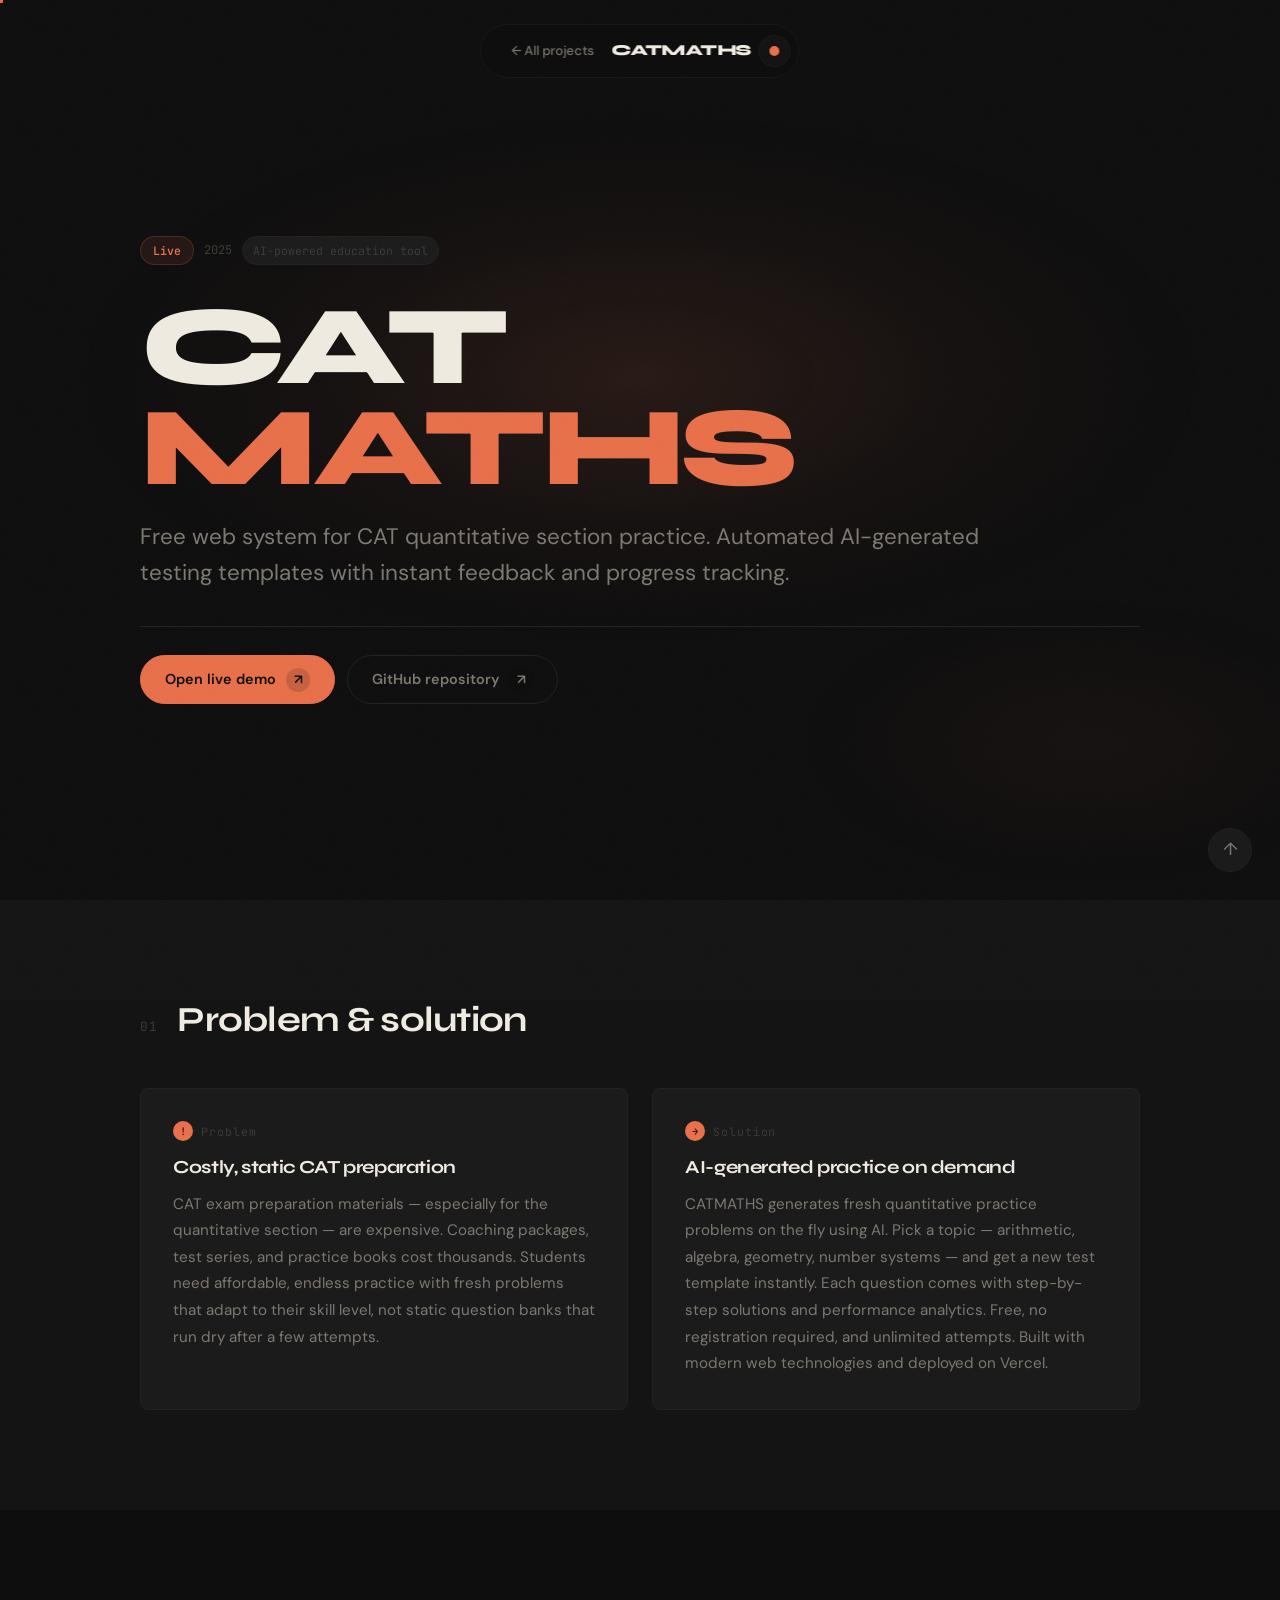
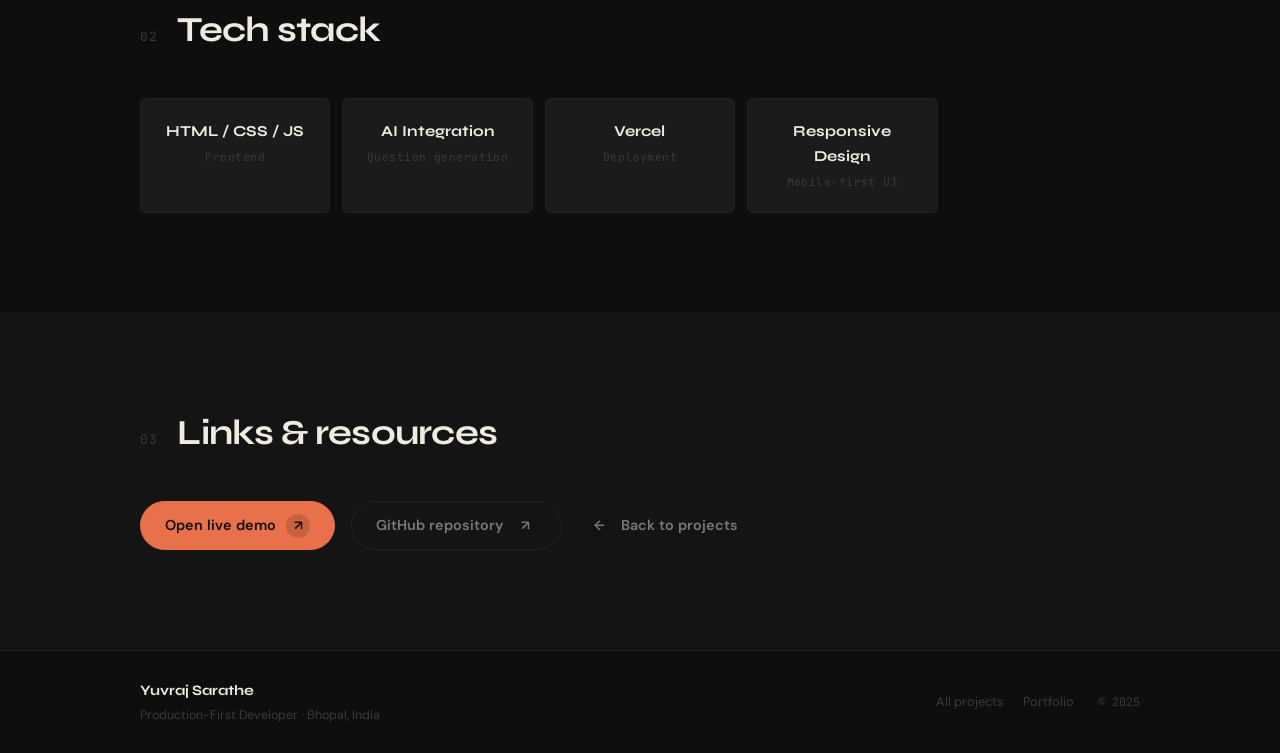
<file: screens/catmaths.html>
<!DOCTYPE html>
<html lang="en" data-theme="obsidian">
<head>
    <meta charset="UTF-8">
    <meta name="viewport" content="width=device-width, initial-scale=1.0">
    <title>CATMATHS — Project Detail</title>
    <meta name="description" content="CATMATHS: Free AI-powered web system for CAT quantitative section practice with automated generated testing templates.">

    <link rel="preconnect" href="https://fonts.googleapis.com">
    <link rel="preconnect" href="https://fonts.gstatic.com" crossorigin>
    <link href="https://fonts.googleapis.com/css2?family=Syne:wght@400;500;600;700;800&family=DM+Sans:ital,opsz,wght@0,9..40,300;0,9..40,400;0,9..40,500;0,9..40,600;1,9..40,300;1,9..40,400&family=JetBrains+Mono:wght@300;400;500&family=Space+Mono:ital,wght@0,400;0,700;1,400;1,600&family=Playfair+Display:ital,wght@0,400;0,600;0,700;1,400;1,600&display=swap" rel="stylesheet">
    <link rel="stylesheet" href="css/project.css">
</head>
<body>
    <a href="#main" class="skip-link">Skip to content</a>

    <div class="grain" aria-hidden="true"></div>
    <div class="scroll-progress" id="scrollProgress" aria-hidden="true"></div>

    <nav class="nav" role="navigation" aria-label="Main navigation">
        <div class="nav-inner">
            <a href="../index.html#projects" class="nav-back">← All projects</a>
            <span class="nav-title">CATMATHS</span>
            <div class="nav-actions">
                <button class="theme-btn" id="themeToggle" aria-label="Switch color theme" title="Switch theme">
                    <span class="theme-dot"></span>
                </button>
            </div>
        </div>
    </nav>

    <main id="main">
        <header class="project-hero">
            <div class="project-hero-inner">
                <div class="project-eyebrow" data-reveal="fade-up">
                    <span class="project-status">Live</span>
                    <span class="project-year">2025</span>
                    <span class="project-role-badge">AI-powered education tool</span>
                </div>

                <h1 class="project-name" data-reveal="slide-up" data-delay="1">
                    <span>CAT</span>
                    <span class="project-name-accent">MATHS</span>
                </h1>

                <p class="project-tagline" data-reveal="fade-up" data-delay="2">
                    Free web system for CAT quantitative section practice. Automated AI-generated testing templates with instant feedback and progress tracking.
                </p>

                <div class="project-hero-rule" data-reveal="expand" data-delay="3" aria-hidden="true"></div>

                <div class="project-hero-links" data-reveal="fade-up" data-delay="4">
                    <a href="https://catmaths.vercel.app/" target="_blank" rel="noopener noreferrer" class="btn btn-primary">
                        <span>Open live demo</span>
                        <span class="btn-icon">↗</span>
                    </a>
                    <a href="https://github.com/Yuvraj-Sarathe/CATMATHS" target="_blank" rel="noopener noreferrer" class="btn btn-outline">
                        <span>GitHub repository</span>
                        <span class="btn-icon">↗</span>
                    </a>
                </div>
            </div>
        </header>

        <section class="section section-alt">
            <div class="section-inner">
                <div class="section-header" data-reveal="fade-up">
                    <span class="section-num" aria-hidden="true">01</span>
                    <h2 class="section-heading">Problem & solution</h2>
                </div>

                <div class="ps-grid" data-reveal="fade-up" data-delay="1">
                    <div class="ps-card">
                        <span class="ps-label">
                            <span class="ps-label-icon">!</span>
                            Problem
                        </span>
                        <h3>Costly, static CAT preparation</h3>
                        <p>CAT exam preparation materials — especially for the quantitative section — are expensive. Coaching packages, test series, and practice books cost thousands. Students need affordable, endless practice with fresh problems that adapt to their skill level, not static question banks that run dry after a few attempts.</p>
                    </div>
                    <div class="ps-card">
                        <span class="ps-label">
                            <span class="ps-label-icon">→</span>
                            Solution
                        </span>
                        <h3>AI-generated practice on demand</h3>
                        <p>CATMATHS generates fresh quantitative practice problems on the fly using AI. Pick a topic — arithmetic, algebra, geometry, number systems — and get a new test template instantly. Each question comes with step-by-step solutions and performance analytics. Free, no registration required, and unlimited attempts. Built with modern web technologies and deployed on Vercel.</p>
                    </div>
                </div>
            </div>
        </section>

        <section class="section">
            <div class="section-inner">
                <div class="section-header" data-reveal="fade-up">
                    <span class="section-num" aria-hidden="true">02</span>
                    <h2 class="section-heading">Tech stack</h2>
                </div>

                <div class="tech-grid" data-reveal="fade-up" data-delay="1">
                    <div class="tech-item">
                        <div class="tech-name">HTML / CSS / JS</div>
                        <div class="tech-role">Frontend</div>
                    </div>
                    <div class="tech-item">
                        <div class="tech-name">AI Integration</div>
                        <div class="tech-role">Question generation</div>
                    </div>
                    <div class="tech-item">
                        <div class="tech-name">Vercel</div>
                        <div class="tech-role">Deployment</div>
                    </div>
                    <div class="tech-item">
                        <div class="tech-name">Responsive Design</div>
                        <div class="tech-role">Mobile-first UI</div>
                    </div>
                </div>
            </div>
        </section>

        <section class="section section-alt">
            <div class="section-inner">
                <div class="section-header" data-reveal="fade-up">
                    <span class="section-num" aria-hidden="true">03</span>
                    <h2 class="section-heading">Links & resources</h2>
                </div>

                <div class="links-row" data-reveal="fade-up" data-delay="1">
                    <a href="https://catmaths.vercel.app/" target="_blank" rel="noopener noreferrer" class="btn btn-primary">
                        <span>Open live demo</span>
                        <span class="btn-icon">↗</span>
                    </a>
                    <a href="https://github.com/Yuvraj-Sarathe/CATMATHS" target="_blank" rel="noopener noreferrer" class="btn btn-outline">
                        <span>GitHub repository</span>
                        <span class="btn-icon">↗</span>
                    </a>
                    <a href="../index.html#projects" class="btn btn-text">
                        <span class="btn-icon">←</span>
                        <span>Back to projects</span>
                    </a>
                </div>
            </div>
        </section>
    </main>

    <footer class="footer">
        <div class="footer-inner">
            <div class="footer-left">
                <strong class="footer-name">Yuvraj Sarathe</strong>
                <span class="footer-role">Production-First Developer · Bhopal, India</span>
            </div>
            <nav class="footer-nav" aria-label="Footer navigation">
                <a href="../index.html#projects">All projects</a>
                <a href="../index.html">Portfolio</a>
            </nav>
            <span class="footer-copy mono">© 2025</span>
        </div>
    </footer>

    <a href="#main" class="back-top" id="backTop" aria-label="Back to top" hidden>↑</a>

    <script src="js/project.js"></script>
    <script src="../cursor-trail.js"></script>
</body>
</html>
</file>
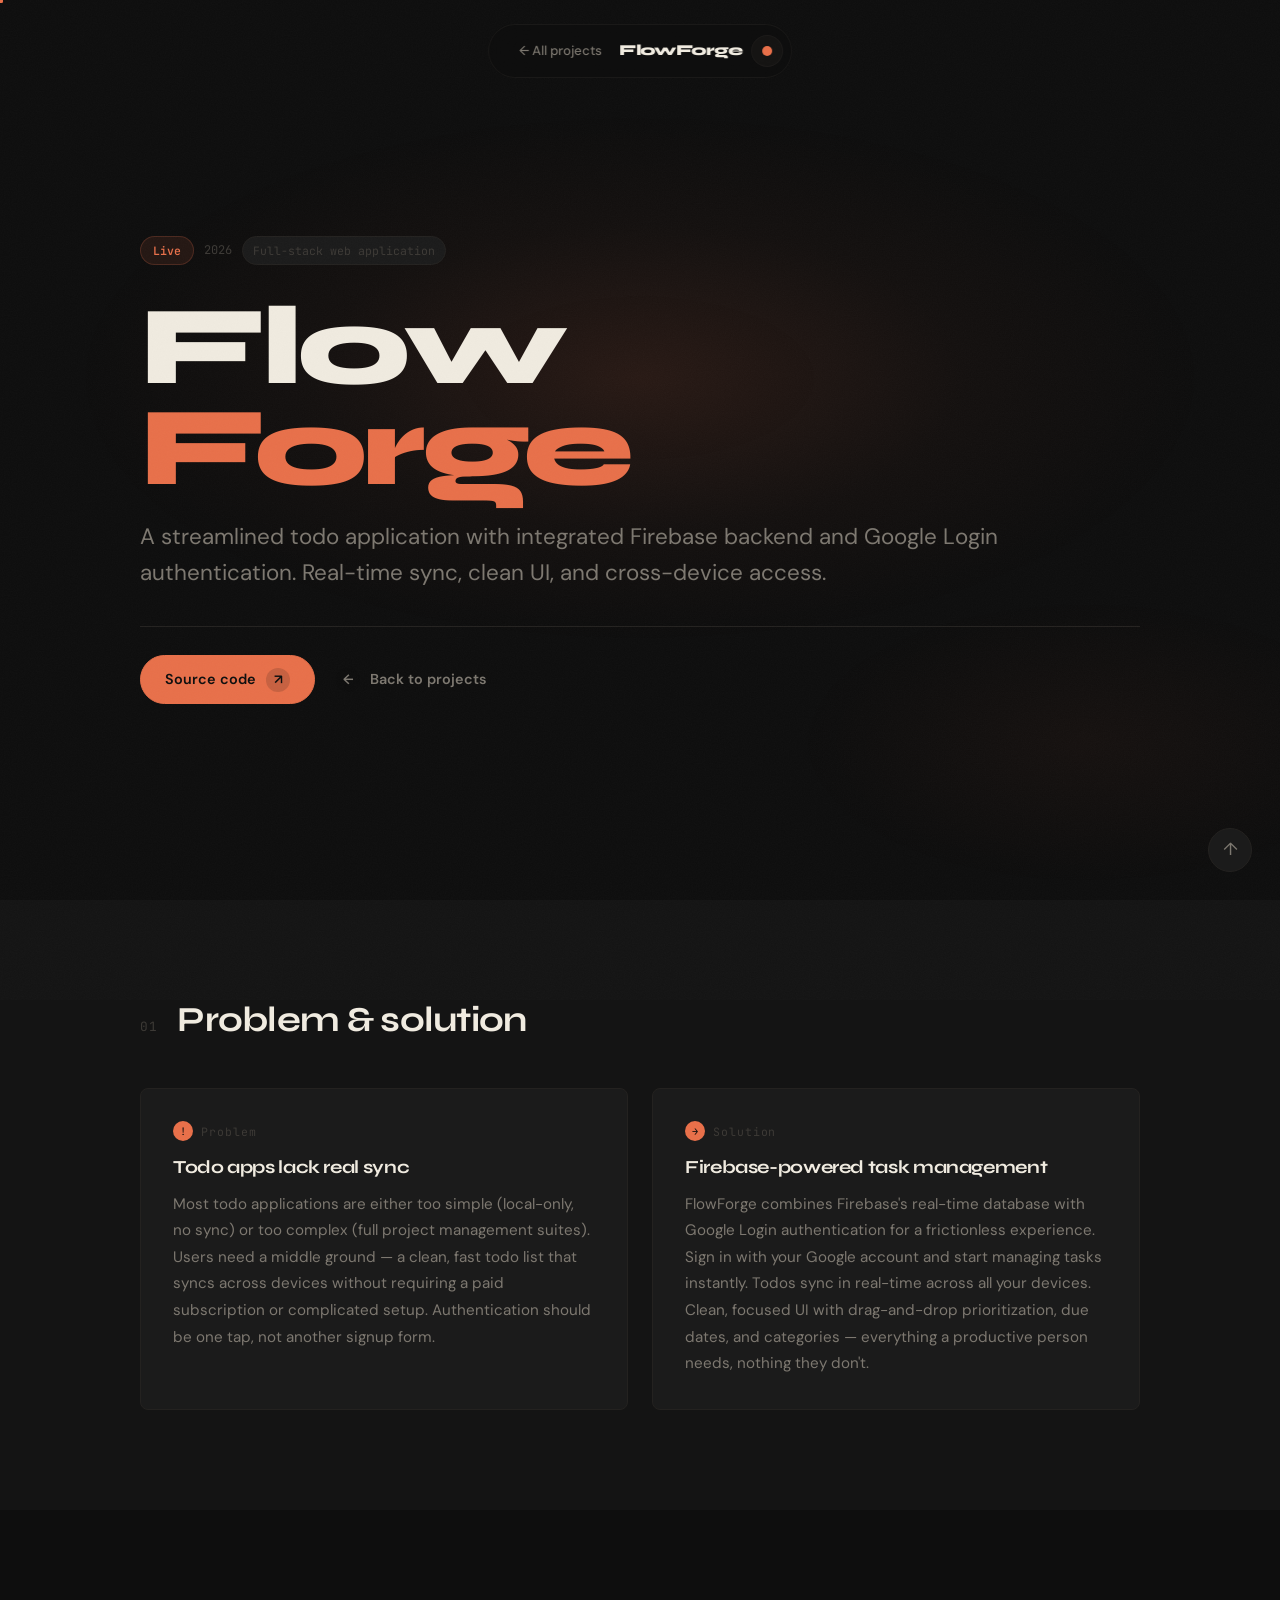
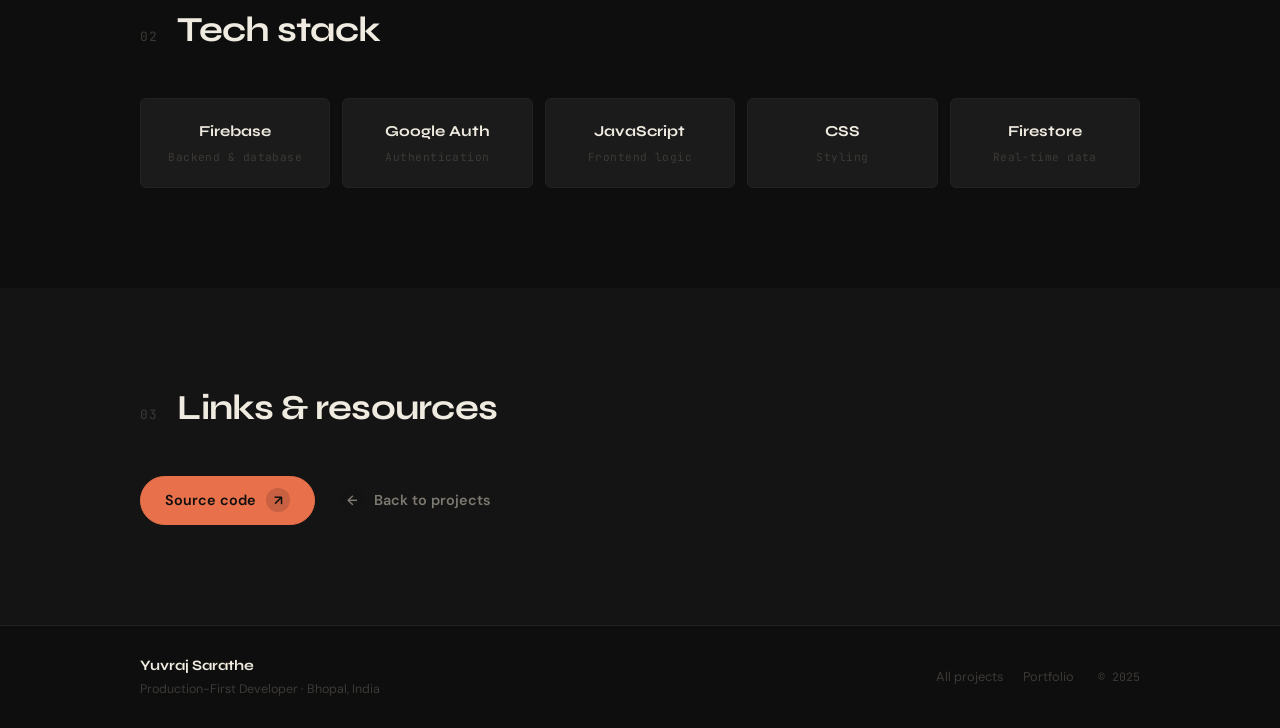
<file: screens/flowforge.html>
<!DOCTYPE html>
<html lang="en" data-theme="obsidian">
<head>
    <meta charset="UTF-8">
    <meta name="viewport" content="width=device-width, initial-scale=1.0">
    <title>FlowForge — Project Detail</title>
    <meta name="description" content="FlowForge: A todo application with integrated Firebase backend and Google Login authentication for seamless cross-device task management.">

    <link rel="preconnect" href="https://fonts.googleapis.com">
    <link rel="preconnect" href="https://fonts.gstatic.com" crossorigin>
    <link href="https://fonts.googleapis.com/css2?family=Syne:wght@400;500;600;700;800&family=DM+Sans:ital,opsz,wght@0,9..40,300;0,9..40,400;0,9..40,500;0,9..40,600;1,9..40,300;1,9..40,400&family=JetBrains+Mono:wght@300;400;500&family=Space+Mono:ital,wght@0,400;0,700;1,400;1,600&family=Playfair+Display:ital,wght@0,400;0,600;0,700;1,400;1,600&display=swap" rel="stylesheet">
    <link rel="stylesheet" href="css/project.css">
</head>
<body>
    <a href="#main" class="skip-link">Skip to content</a>

    <div class="grain" aria-hidden="true"></div>
    <div class="scroll-progress" id="scrollProgress" aria-hidden="true"></div>

    <nav class="nav" role="navigation" aria-label="Main navigation">
        <div class="nav-inner">
            <a href="../index.html#projects" class="nav-back">← All projects</a>
            <span class="nav-title">FlowForge</span>
            <div class="nav-actions">
                <button class="theme-btn" id="themeToggle" aria-label="Switch color theme" title="Switch theme">
                    <span class="theme-dot"></span>
                </button>
            </div>
        </div>
    </nav>

    <main id="main">
        <header class="project-hero">
            <div class="project-hero-inner">
                <div class="project-eyebrow" data-reveal="fade-up">
                    <span class="project-status">Live</span>
                    <span class="project-year">2026</span>
                    <span class="project-role-badge">Full-stack web application</span>
                </div>

                <h1 class="project-name" data-reveal="slide-up" data-delay="1">
                    <span>Flow</span>
                    <span class="project-name-accent">Forge</span>
                </h1>

                <p class="project-tagline" data-reveal="fade-up" data-delay="2">
                    A streamlined todo application with integrated Firebase backend and Google Login authentication. Real-time sync, clean UI, and cross-device access.
                </p>

                <div class="project-hero-rule" data-reveal="expand" data-delay="3" aria-hidden="true"></div>

                <div class="project-hero-links" data-reveal="fade-up" data-delay="4">
                    <a href="https://github.com/Yuvraj-Sarathe/FlowForge" target="_blank" rel="noopener noreferrer" class="btn btn-primary">
                        <span>Source code</span>
                        <span class="btn-icon">↗</span>
                    </a>
                    <a href="../index.html#projects" class="btn btn-text">
                        <span class="btn-icon">←</span>
                        <span>Back to projects</span>
                    </a>
                </div>
            </div>
        </header>

        <section class="section section-alt">
            <div class="section-inner">
                <div class="section-header" data-reveal="fade-up">
                    <span class="section-num" aria-hidden="true">01</span>
                    <h2 class="section-heading">Problem & solution</h2>
                </div>

                <div class="ps-grid" data-reveal="fade-up" data-delay="1">
                    <div class="ps-card">
                        <span class="ps-label">
                            <span class="ps-label-icon">!</span>
                            Problem
                        </span>
                        <h3>Todo apps lack real sync</h3>
                        <p>Most todo applications are either too simple (local-only, no sync) or too complex (full project management suites). Users need a middle ground — a clean, fast todo list that syncs across devices without requiring a paid subscription or complicated setup. Authentication should be one tap, not another signup form.</p>
                    </div>
                    <div class="ps-card">
                        <span class="ps-label">
                            <span class="ps-label-icon">→</span>
                            Solution
                        </span>
                        <h3>Firebase-powered task management</h3>
                        <p>FlowForge combines Firebase's real-time database with Google Login authentication for a frictionless experience. Sign in with your Google account and start managing tasks instantly. Todos sync in real-time across all your devices. Clean, focused UI with drag-and-drop prioritization, due dates, and categories — everything a productive person needs, nothing they don't.</p>
                    </div>
                </div>
            </div>
        </section>

        <section class="section">
            <div class="section-inner">
                <div class="section-header" data-reveal="fade-up">
                    <span class="section-num" aria-hidden="true">02</span>
                    <h2 class="section-heading">Tech stack</h2>
                </div>

                <div class="tech-grid" data-reveal="fade-up" data-delay="1">
                    <div class="tech-item">
                        <div class="tech-name">Firebase</div>
                        <div class="tech-role">Backend & database</div>
                    </div>
                    <div class="tech-item">
                        <div class="tech-name">Google Auth</div>
                        <div class="tech-role">Authentication</div>
                    </div>
                    <div class="tech-item">
                        <div class="tech-name">JavaScript</div>
                        <div class="tech-role">Frontend logic</div>
                    </div>
                    <div class="tech-item">
                        <div class="tech-name">CSS</div>
                        <div class="tech-role">Styling</div>
                    </div>
                    <div class="tech-item">
                        <div class="tech-name">Firestore</div>
                        <div class="tech-role">Real-time data</div>
                    </div>
                </div>
            </div>
        </section>

        <section class="section section-alt">
            <div class="section-inner">
                <div class="section-header" data-reveal="fade-up">
                    <span class="section-num" aria-hidden="true">03</span>
                    <h2 class="section-heading">Links & resources</h2>
                </div>

                <div class="links-row" data-reveal="fade-up" data-delay="1">
                    <a href="https://github.com/Yuvraj-Sarathe/FlowForge" target="_blank" rel="noopener noreferrer" class="btn btn-primary">
                        <span>Source code</span>
                        <span class="btn-icon">↗</span>
                    </a>
                    <a href="../index.html#projects" class="btn btn-text">
                        <span class="btn-icon">←</span>
                        <span>Back to projects</span>
                    </a>
                </div>
            </div>
        </section>
    </main>

    <footer class="footer">
        <div class="footer-inner">
            <div class="footer-left">
                <strong class="footer-name">Yuvraj Sarathe</strong>
                <span class="footer-role">Production-First Developer · Bhopal, India</span>
            </div>
            <nav class="footer-nav" aria-label="Footer navigation">
                <a href="../index.html#projects">All projects</a>
                <a href="../index.html">Portfolio</a>
            </nav>
            <span class="footer-copy mono">© 2025</span>
        </div>
    </footer>

    <a href="#main" class="back-top" id="backTop" aria-label="Back to top" hidden>↑</a>

    <script src="js/project.js"></script>
    <script src="../cursor-trail.js"></script>
</body>
</html>
</file>
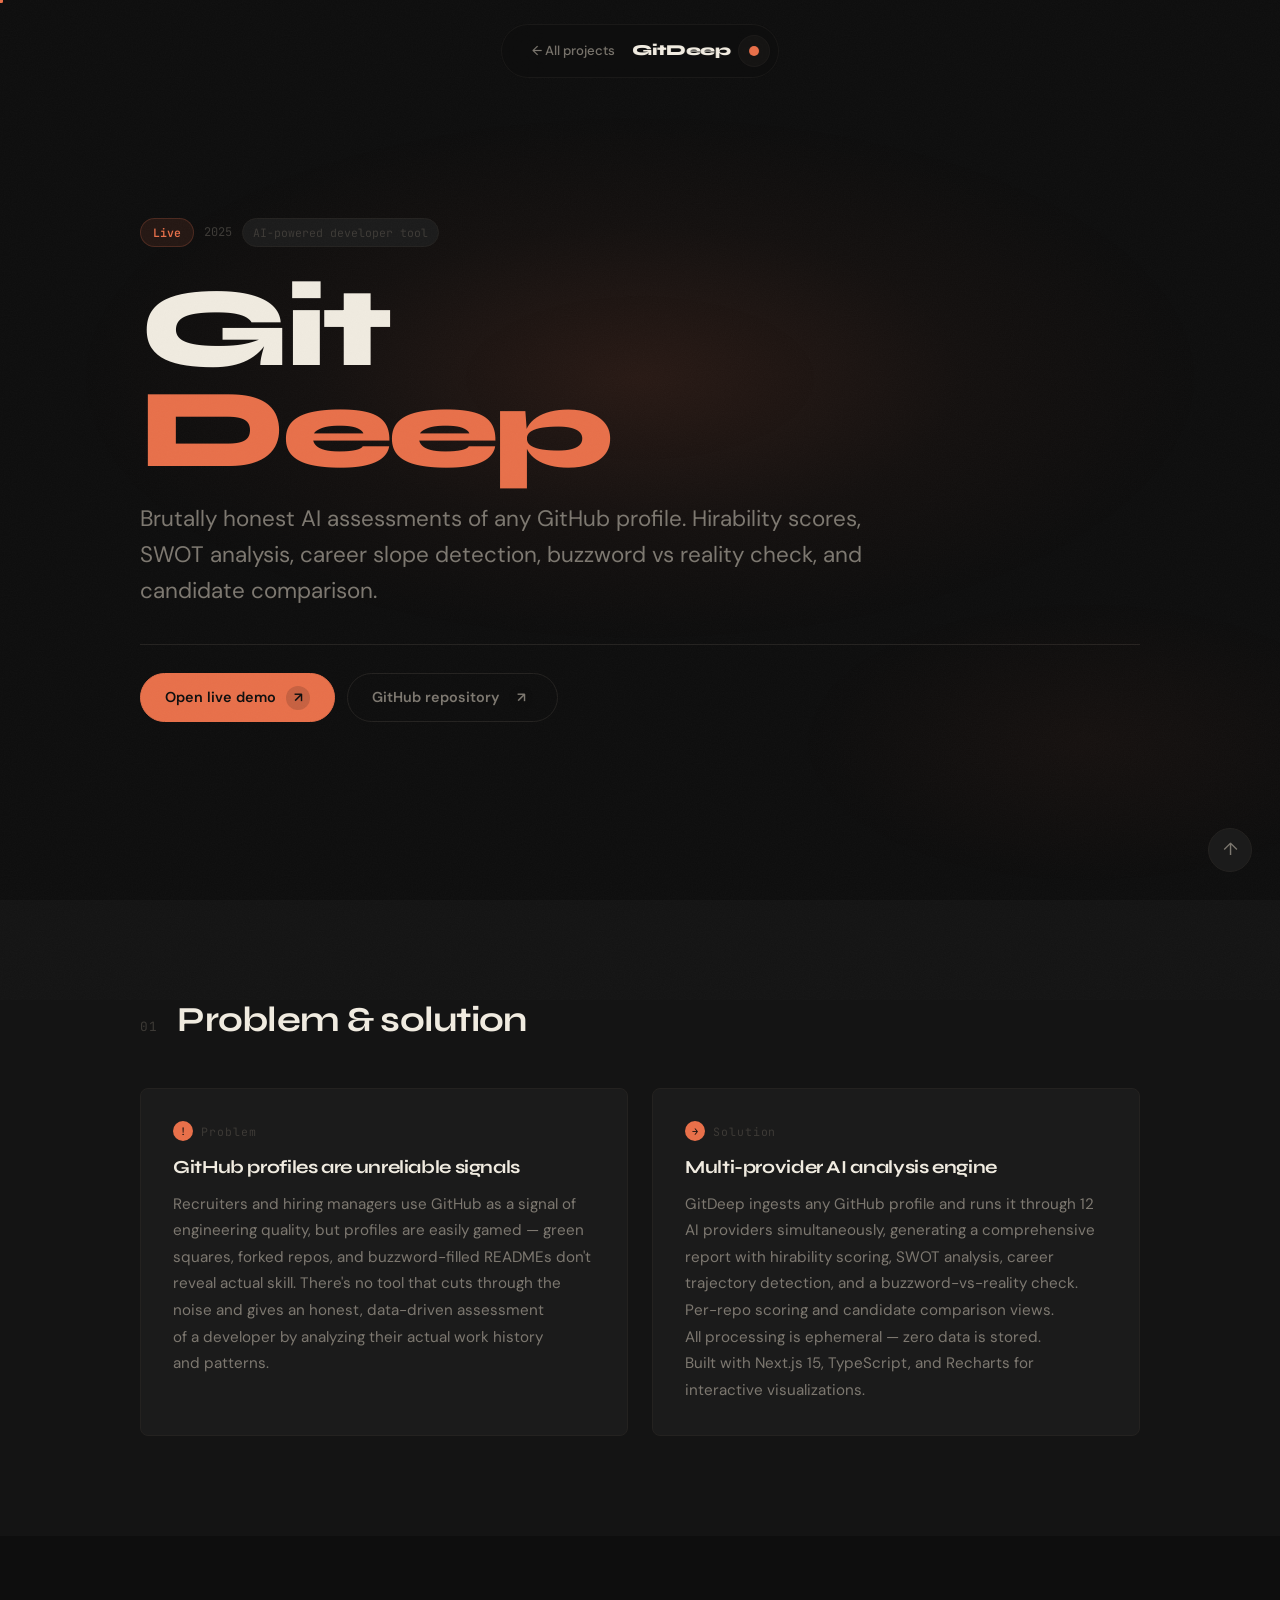
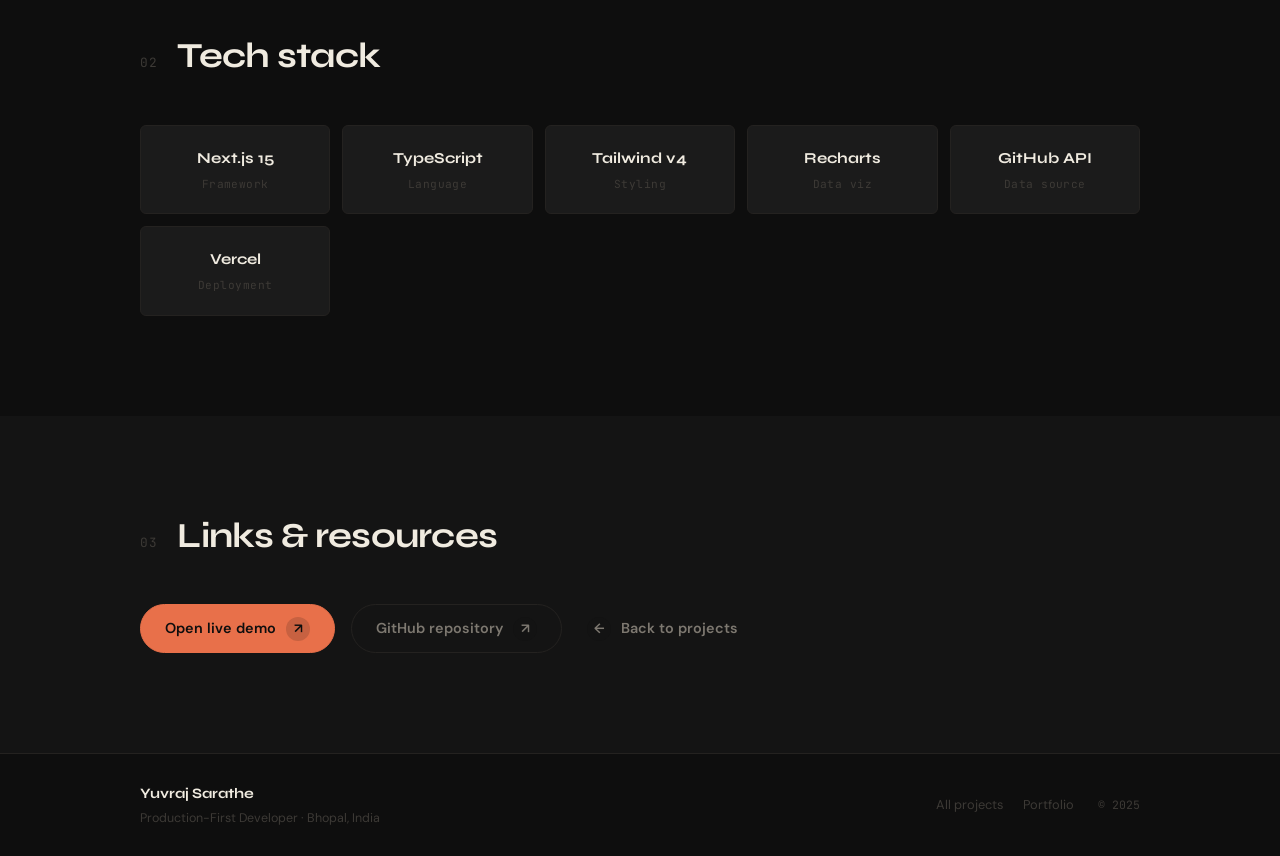
<file: screens/gitdeep.html>
<!DOCTYPE html>
<html lang="en" data-theme="obsidian">
<head>
    <meta charset="UTF-8">
    <meta name="viewport" content="width=device-width, initial-scale=1.0">
    <title>GitDeep — Project Detail</title>
    <meta name="description" content="GitDeep: AI-powered GitHub profile analyzer. Hirability scores, SWOT analysis, career slope detection with 12 AI providers.">

    <link rel="preconnect" href="https://fonts.googleapis.com">
    <link rel="preconnect" href="https://fonts.gstatic.com" crossorigin>
    <link href="https://fonts.googleapis.com/css2?family=Syne:wght@400;500;600;700;800&family=DM+Sans:ital,opsz,wght@0,9..40,300;0,9..40,400;0,9..40,500;0,9..40,600;1,9..40,300;1,9..40,400&family=JetBrains+Mono:wght@300;400;500&family=Space+Mono:ital,wght@0,400;0,700;1,400;1,600&family=Playfair+Display:ital,wght@0,400;0,600;0,700;1,400;1,600&display=swap" rel="stylesheet">
    <link rel="stylesheet" href="css/project.css">
</head>
<body>
    <a href="#main" class="skip-link">Skip to content</a>

    <div class="grain" aria-hidden="true"></div>
    <div class="scroll-progress" id="scrollProgress" aria-hidden="true"></div>

    <nav class="nav" role="navigation" aria-label="Main navigation">
        <div class="nav-inner">
            <a href="../index.html#projects" class="nav-back">← All projects</a>
            <span class="nav-title">GitDeep</span>
            <div class="nav-actions">
                <button class="theme-btn" id="themeToggle" aria-label="Switch color theme" title="Switch theme">
                    <span class="theme-dot"></span>
                </button>
            </div>
        </div>
    </nav>

    <main id="main">
        <header class="project-hero">
            <div class="project-hero-inner">
                <div class="project-eyebrow" data-reveal="fade-up">
                    <span class="project-status">Live</span>
                    <span class="project-year">2025</span>
                    <span class="project-role-badge">AI-powered developer tool</span>
                </div>

                <h1 class="project-name" data-reveal="slide-up" data-delay="1">
                    <span>Git</span>
                    <span class="project-name-accent">Deep</span>
                </h1>

                <p class="project-tagline" data-reveal="fade-up" data-delay="2">
                    Brutally honest AI assessments of any GitHub profile. Hirability scores, SWOT analysis, career slope detection, buzzword vs reality check, and candidate comparison.
                </p>

                <div class="project-hero-rule" data-reveal="expand" data-delay="3" aria-hidden="true"></div>

                <div class="project-hero-links" data-reveal="fade-up" data-delay="4">
                    <a href="https://gitdeep.vercel.app/" target="_blank" rel="noopener noreferrer" class="btn btn-primary">
                        <span>Open live demo</span>
                        <span class="btn-icon">↗</span>
                    </a>
                    <a href="https://github.com/Yuvraj-Sarathe/GitDeep" target="_blank" rel="noopener noreferrer" class="btn btn-outline">
                        <span>GitHub repository</span>
                        <span class="btn-icon">↗</span>
                    </a>
                </div>
            </div>
        </header>

        <section class="section section-alt">
            <div class="section-inner">
                <div class="section-header" data-reveal="fade-up">
                    <span class="section-num" aria-hidden="true">01</span>
                    <h2 class="section-heading">Problem & solution</h2>
                </div>

                <div class="ps-grid" data-reveal="fade-up" data-delay="1">
                    <div class="ps-card">
                        <span class="ps-label">
                            <span class="ps-label-icon">!</span>
                            Problem
                        </span>
                        <h3>GitHub profiles are unreliable signals</h3>
                        <p>Recruiters and hiring managers use GitHub as a signal of engineering quality, but profiles are easily gamed — green squares, forked repos, and buzzword-filled READMEs don't reveal actual skill. There's no tool that cuts through the noise and gives an honest, data-driven assessment of a developer by analyzing their actual work history and patterns.</p>
                    </div>
                    <div class="ps-card">
                        <span class="ps-label">
                            <span class="ps-label-icon">→</span>
                            Solution
                        </span>
                        <h3>Multi-provider AI analysis engine</h3>
                        <p>GitDeep ingests any GitHub profile and runs it through 12 AI providers simultaneously, generating a comprehensive report with hirability scoring, SWOT analysis, career trajectory detection, and a buzzword-vs-reality check. Per-repo scoring and candidate comparison views. All processing is ephemeral — zero data is stored. Built with Next.js 15, TypeScript, and Recharts for interactive visualizations.</p>
                    </div>
                </div>
            </div>
        </section>

        <section class="section">
            <div class="section-inner">
                <div class="section-header" data-reveal="fade-up">
                    <span class="section-num" aria-hidden="true">02</span>
                    <h2 class="section-heading">Tech stack</h2>
                </div>

                <div class="tech-grid" data-reveal="fade-up" data-delay="1">
                    <div class="tech-item">
                        <div class="tech-name">Next.js 15</div>
                        <div class="tech-role">Framework</div>
                    </div>
                    <div class="tech-item">
                        <div class="tech-name">TypeScript</div>
                        <div class="tech-role">Language</div>
                    </div>
                    <div class="tech-item">
                        <div class="tech-name">Tailwind v4</div>
                        <div class="tech-role">Styling</div>
                    </div>
                    <div class="tech-item">
                        <div class="tech-name">Recharts</div>
                        <div class="tech-role">Data viz</div>
                    </div>
                    <div class="tech-item">
                        <div class="tech-name">GitHub API</div>
                        <div class="tech-role">Data source</div>
                    </div>
                    <div class="tech-item">
                        <div class="tech-name">Vercel</div>
                        <div class="tech-role">Deployment</div>
                    </div>
                </div>
            </div>
        </section>

        <section class="section section-alt">
            <div class="section-inner">
                <div class="section-header" data-reveal="fade-up">
                    <span class="section-num" aria-hidden="true">03</span>
                    <h2 class="section-heading">Links & resources</h2>
                </div>

                <div class="links-row" data-reveal="fade-up" data-delay="1">
                    <a href="https://gitdeep.vercel.app/" target="_blank" rel="noopener noreferrer" class="btn btn-primary">
                        <span>Open live demo</span>
                        <span class="btn-icon">↗</span>
                    </a>
                    <a href="https://github.com/Yuvraj-Sarathe/GitDeep" target="_blank" rel="noopener noreferrer" class="btn btn-outline">
                        <span>GitHub repository</span>
                        <span class="btn-icon">↗</span>
                    </a>
                    <a href="../index.html#projects" class="btn btn-text">
                        <span class="btn-icon">←</span>
                        <span>Back to projects</span>
                    </a>
                </div>
            </div>
        </section>
    </main>

    <footer class="footer">
        <div class="footer-inner">
            <div class="footer-left">
                <strong class="footer-name">Yuvraj Sarathe</strong>
                <span class="footer-role">Production-First Developer · Bhopal, India</span>
            </div>
            <nav class="footer-nav" aria-label="Footer navigation">
                <a href="../index.html#projects">All projects</a>
                <a href="../index.html">Portfolio</a>
            </nav>
            <span class="footer-copy mono">© 2025</span>
        </div>
    </footer>

    <a href="#main" class="back-top" id="backTop" aria-label="Back to top" hidden>↑</a>

    <script src="js/project.js"></script>
    <script src="../cursor-trail.js"></script>
</body>
</html>
</file>
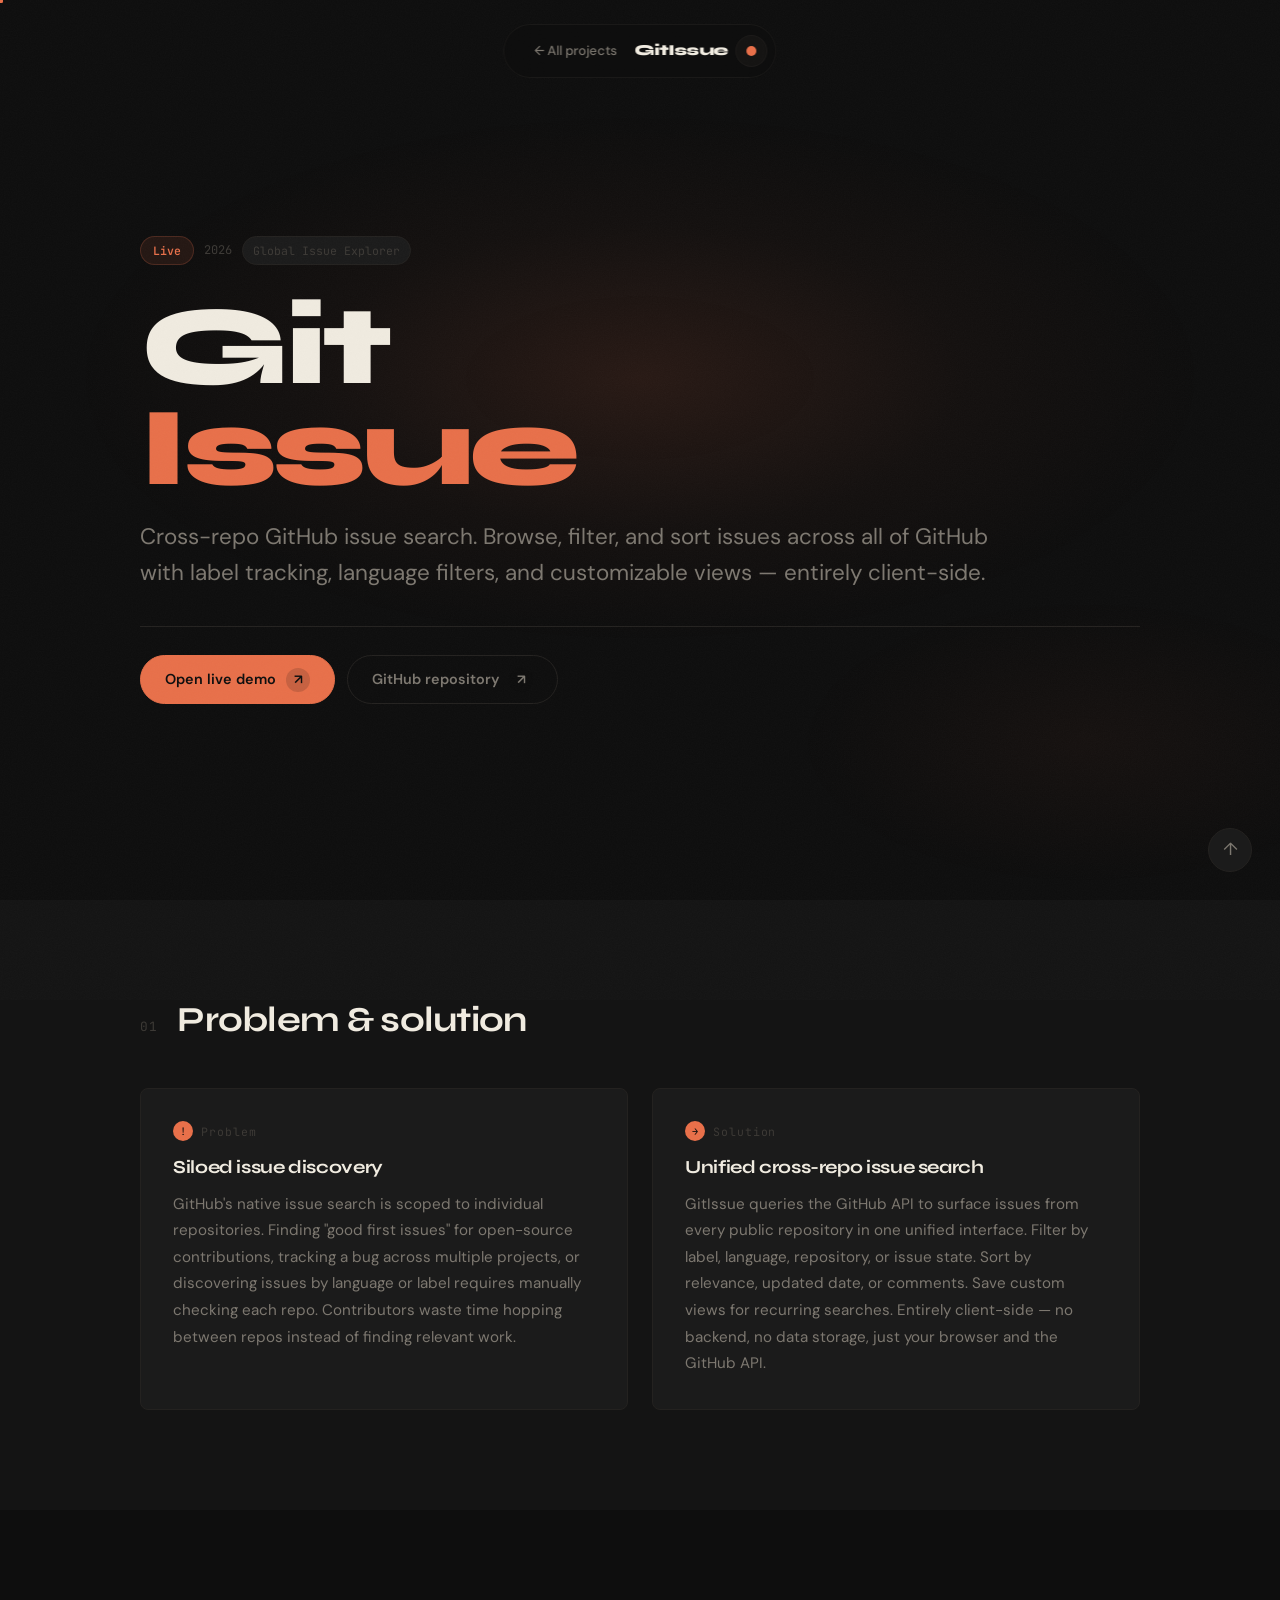
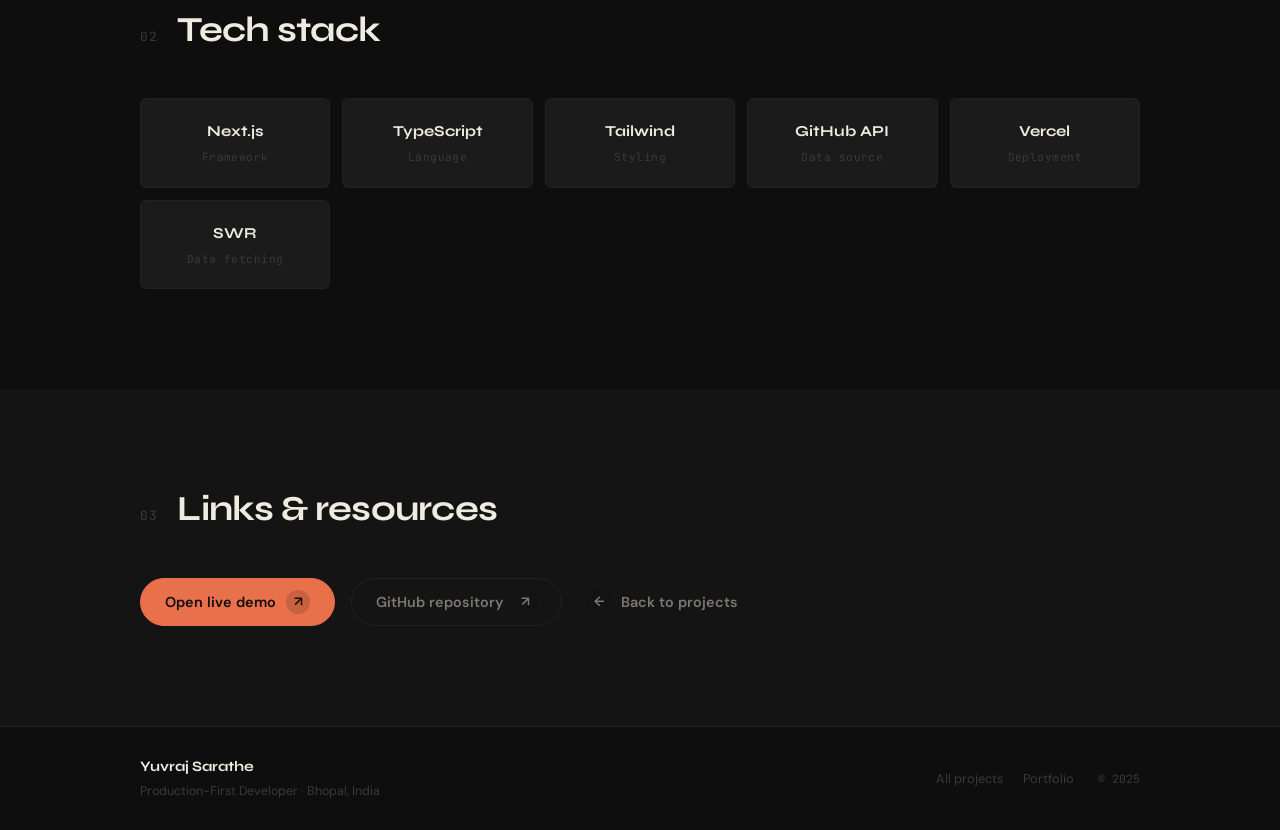
<file: screens/gitissue.html>
<!DOCTYPE html>
<html lang="en" data-theme="obsidian">
<head>
    <meta charset="UTF-8">
    <meta name="viewport" content="width=device-width, initial-scale=1.0">
    <title>GitIssue — Project Detail</title>
    <meta name="description" content="GitIssue: Cross-repo GitHub issue search with label tracking, language filters, and customizable views — entirely client-side.">

    <link rel="preconnect" href="https://fonts.googleapis.com">
    <link rel="preconnect" href="https://fonts.gstatic.com" crossorigin>
    <link href="https://fonts.googleapis.com/css2?family=Syne:wght@400;500;600;700;800&family=DM+Sans:ital,opsz,wght@0,9..40,300;0,9..40,400;0,9..40,500;0,9..40,600;1,9..40,300;1,9..40,400&family=JetBrains+Mono:wght@300;400;500&family=Space+Mono:ital,wght@0,400;0,700;1,400;1,600&family=Playfair+Display:ital,wght@0,400;0,600;0,700;1,400;1,600&display=swap" rel="stylesheet">
    <link rel="stylesheet" href="css/project.css">
</head>
<body>
    <a href="#main" class="skip-link">Skip to content</a>

    <div class="grain" aria-hidden="true"></div>
    <div class="scroll-progress" id="scrollProgress" aria-hidden="true"></div>

    <nav class="nav" role="navigation" aria-label="Main navigation">
        <div class="nav-inner">
            <a href="../index.html#projects" class="nav-back">← All projects</a>
            <span class="nav-title">GitIssue</span>
            <div class="nav-actions">
                <button class="theme-btn" id="themeToggle" aria-label="Switch color theme" title="Switch theme">
                    <span class="theme-dot"></span>
                </button>
            </div>
        </div>
    </nav>

    <main id="main">
        <header class="project-hero">
            <div class="project-hero-inner">
                <div class="project-eyebrow" data-reveal="fade-up">
                    <span class="project-status">Live</span>
                    <span class="project-year">2026</span>
                    <span class="project-role-badge">Global Issue Explorer</span>
                </div>

                <h1 class="project-name" data-reveal="slide-up" data-delay="1">
                    <span>Git</span>
                    <span class="project-name-accent">Issue</span>
                </h1>

                <p class="project-tagline" data-reveal="fade-up" data-delay="2">
                    Cross-repo GitHub issue search. Browse, filter, and sort issues across all of GitHub with label tracking, language filters, and customizable views — entirely client-side.
                </p>

                <div class="project-hero-rule" data-reveal="expand" data-delay="3" aria-hidden="true"></div>

                <div class="project-hero-links" data-reveal="fade-up" data-delay="4">
                    <a href="https://gitissue.vercel.app/" target="_blank" rel="noopener noreferrer" class="btn btn-primary">
                        <span>Open live demo</span>
                        <span class="btn-icon">↗</span>
                    </a>
                    <a href="https://github.com/Yuvraj-Sarathe/Git-Issue" target="_blank" rel="noopener noreferrer" class="btn btn-outline">
                        <span>GitHub repository</span>
                        <span class="btn-icon">↗</span>
                    </a>
                </div>
            </div>
        </header>

        <section class="section section-alt">
            <div class="section-inner">
                <div class="section-header" data-reveal="fade-up">
                    <span class="section-num" aria-hidden="true">01</span>
                    <h2 class="section-heading">Problem & solution</h2>
                </div>

                <div class="ps-grid" data-reveal="fade-up" data-delay="1">
                    <div class="ps-card">
                        <span class="ps-label">
                            <span class="ps-label-icon">!</span>
                            Problem
                        </span>
                        <h3>Siloed issue discovery</h3>
                        <p>GitHub's native issue search is scoped to individual repositories. Finding "good first issues" for open-source contributions, tracking a bug across multiple projects, or discovering issues by language or label requires manually checking each repo. Contributors waste time hopping between repos instead of finding relevant work.</p>
                    </div>
                    <div class="ps-card">
                        <span class="ps-label">
                            <span class="ps-label-icon">→</span>
                            Solution
                        </span>
                        <h3>Unified cross-repo issue search</h3>
                        <p>GitIssue queries the GitHub API to surface issues from every public repository in one unified interface. Filter by label, language, repository, or issue state. Sort by relevance, updated date, or comments. Save custom views for recurring searches. Entirely client-side — no backend, no data storage, just your browser and the GitHub API.</p>
                    </div>
                </div>
            </div>
        </section>

        <section class="section">
            <div class="section-inner">
                <div class="section-header" data-reveal="fade-up">
                    <span class="section-num" aria-hidden="true">02</span>
                    <h2 class="section-heading">Tech stack</h2>
                </div>

                <div class="tech-grid" data-reveal="fade-up" data-delay="1">
                    <div class="tech-item">
                        <div class="tech-name">Next.js</div>
                        <div class="tech-role">Framework</div>
                    </div>
                    <div class="tech-item">
                        <div class="tech-name">TypeScript</div>
                        <div class="tech-role">Language</div>
                    </div>
                    <div class="tech-item">
                        <div class="tech-name">Tailwind</div>
                        <div class="tech-role">Styling</div>
                    </div>
                    <div class="tech-item">
                        <div class="tech-name">GitHub API</div>
                        <div class="tech-role">Data source</div>
                    </div>
                    <div class="tech-item">
                        <div class="tech-name">Vercel</div>
                        <div class="tech-role">Deployment</div>
                    </div>
                    <div class="tech-item">
                        <div class="tech-name">SWR</div>
                        <div class="tech-role">Data fetching</div>
                    </div>
                </div>
            </div>
        </section>

        <section class="section section-alt">
            <div class="section-inner">
                <div class="section-header" data-reveal="fade-up">
                    <span class="section-num" aria-hidden="true">03</span>
                    <h2 class="section-heading">Links & resources</h2>
                </div>

                <div class="links-row" data-reveal="fade-up" data-delay="1">
                    <a href="https://gitissue.vercel.app/" target="_blank" rel="noopener noreferrer" class="btn btn-primary">
                        <span>Open live demo</span>
                        <span class="btn-icon">↗</span>
                    </a>
                    <a href="https://github.com/Yuvraj-Sarathe/Git-Issue" target="_blank" rel="noopener noreferrer" class="btn btn-outline">
                        <span>GitHub repository</span>
                        <span class="btn-icon">↗</span>
                    </a>
                    <a href="../index.html#projects" class="btn btn-text">
                        <span class="btn-icon">←</span>
                        <span>Back to projects</span>
                    </a>
                </div>
            </div>
        </section>
    </main>

    <footer class="footer">
        <div class="footer-inner">
            <div class="footer-left">
                <strong class="footer-name">Yuvraj Sarathe</strong>
                <span class="footer-role">Production-First Developer · Bhopal, India</span>
            </div>
            <nav class="footer-nav" aria-label="Footer navigation">
                <a href="../index.html#projects">All projects</a>
                <a href="../index.html">Portfolio</a>
            </nav>
            <span class="footer-copy mono">© 2025</span>
        </div>
    </footer>

    <a href="#main" class="back-top" id="backTop" aria-label="Back to top" hidden>↑</a>

    <script src="js/project.js"></script>
    <script src="../cursor-trail.js"></script>
</body>
</html>
</file>
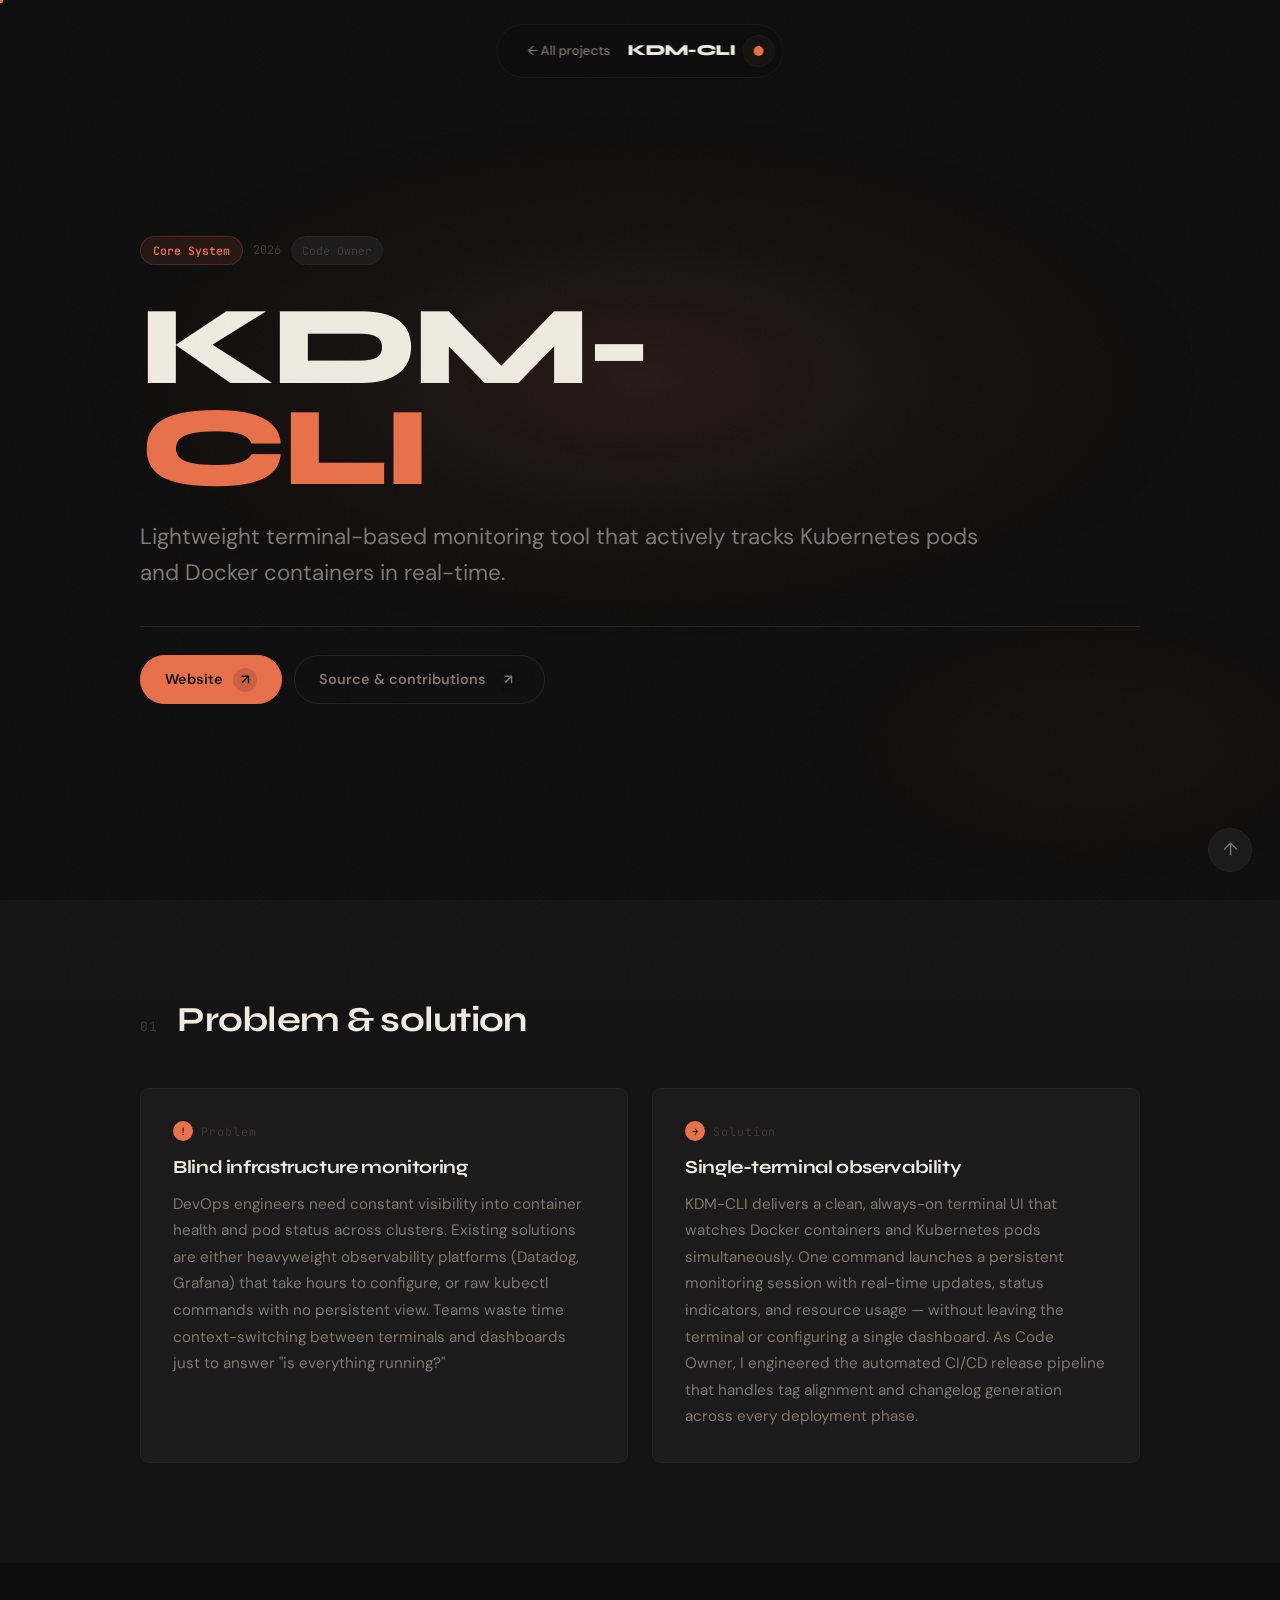
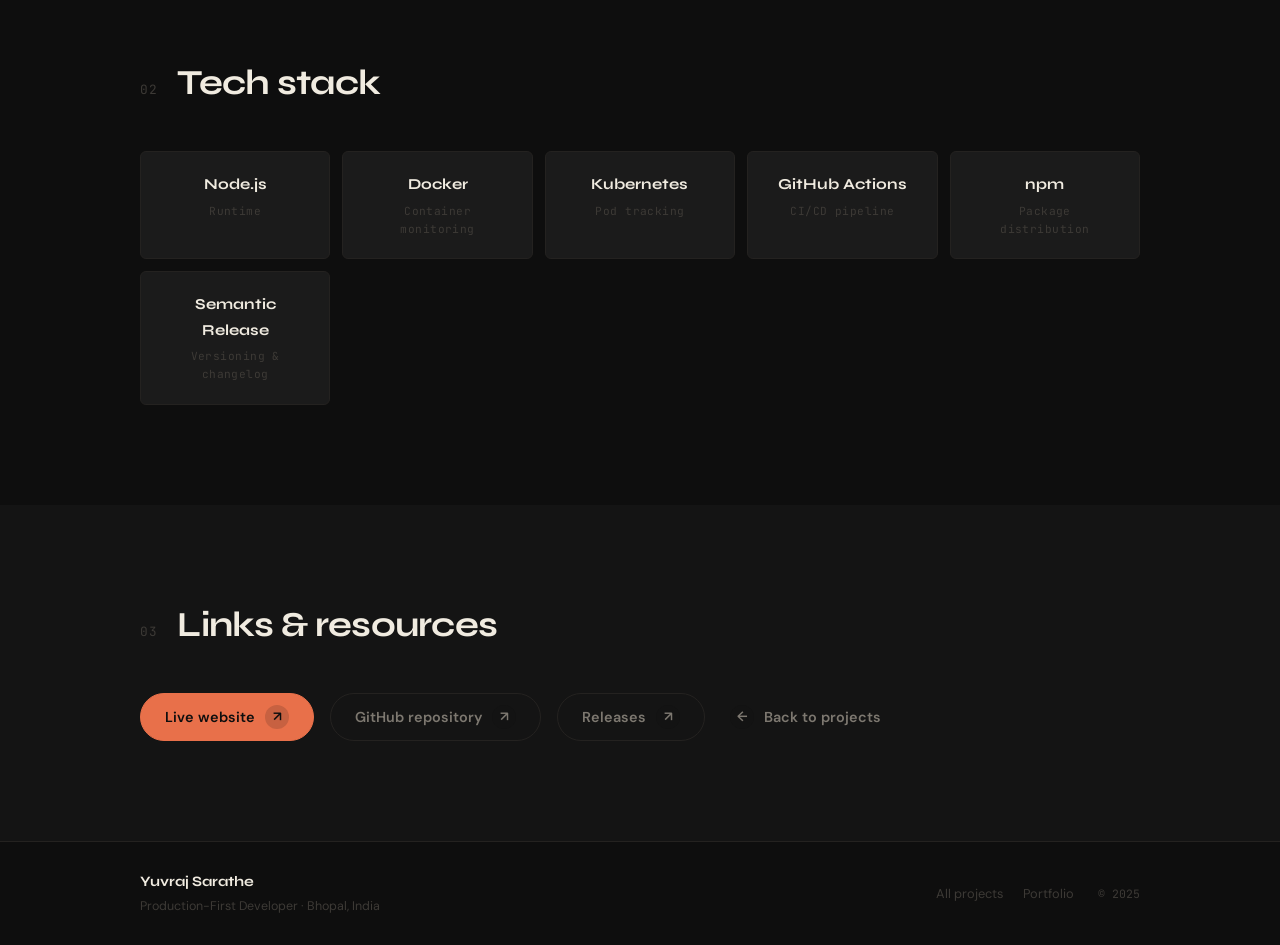
<file: screens/kdm-cli.html>
<!DOCTYPE html>
<html lang="en" data-theme="obsidian">
<head>
    <meta charset="UTF-8">
    <meta name="viewport" content="width=device-width, initial-scale=1.0">
    <title>KDM-CLI — Project Detail</title>
    <meta name="description" content="KDM-CLI: Lightweight terminal-based Kubernetes and Docker monitoring tool. Code Owner at KDM-cli organization.">

    <link rel="preconnect" href="https://fonts.googleapis.com">
    <link rel="preconnect" href="https://fonts.gstatic.com" crossorigin>
    <link href="https://fonts.googleapis.com/css2?family=Syne:wght@400;500;600;700;800&family=DM+Sans:ital,opsz,wght@0,9..40,300;0,9..40,400;0,9..40,500;0,9..40,600;1,9..40,300;1,9..40,400&family=JetBrains+Mono:wght@300;400;500&family=Space+Mono:ital,wght@0,400;0,700;1,400;1,600&family=Playfair+Display:ital,wght@0,400;0,600;0,700;1,400;1,600&display=swap" rel="stylesheet">
    <link rel="stylesheet" href="css/project.css">
</head>
<body>
    <a href="#main" class="skip-link">Skip to content</a>

    <div class="grain" aria-hidden="true"></div>
    <div class="scroll-progress" id="scrollProgress" aria-hidden="true"></div>

    <nav class="nav" role="navigation" aria-label="Main navigation">
        <div class="nav-inner">
            <a href="../index.html#projects" class="nav-back">← All projects</a>
            <span class="nav-title">KDM-CLI</span>
            <div class="nav-actions">
                <button class="theme-btn" id="themeToggle" aria-label="Switch color theme" title="Switch theme">
                    <span class="theme-dot"></span>
                </button>
            </div>
        </div>
    </nav>

    <main id="main">
        <header class="project-hero">
            <div class="project-hero-inner">
                <div class="project-eyebrow" data-reveal="fade-up">
                    <span class="project-status">Core System</span>
                    <span class="project-year">2026</span>
                    <span class="project-role-badge">Code Owner</span>
                </div>

                <h1 class="project-name" data-reveal="slide-up" data-delay="1">
                    <span>KDM-</span>
                    <span class="project-name-accent">CLI</span>
                </h1>

                <p class="project-tagline" data-reveal="fade-up" data-delay="2">
                    Lightweight terminal-based monitoring tool that actively tracks Kubernetes pods and Docker containers in real-time.
                </p>

                <div class="project-hero-rule" data-reveal="expand" data-delay="3" aria-hidden="true"></div>

                <div class="project-hero-links" data-reveal="fade-up" data-delay="4">
                    <a href="https://kdmcli.app/" target="_blank" rel="noopener noreferrer" class="btn btn-primary">
                        <span>Website</span>
                        <span class="btn-icon">↗</span>
                    </a>
                    <a href="https://github.com/KDM-cli/kdm-cli" target="_blank" rel="noopener noreferrer" class="btn btn-outline">
                        <span>Source & contributions</span>
                        <span class="btn-icon">↗</span>
                    </a>
                </div>
            </div>
        </header>

        <section class="section section-alt">
            <div class="section-inner">
                <div class="section-header" data-reveal="fade-up">
                    <span class="section-num" aria-hidden="true">01</span>
                    <h2 class="section-heading">Problem & solution</h2>
                </div>

                <div class="ps-grid" data-reveal="fade-up" data-delay="1">
                    <div class="ps-card">
                        <span class="ps-label">
                            <span class="ps-label-icon">!</span>
                            Problem
                        </span>
                        <h3>Blind infrastructure monitoring</h3>
                        <p>DevOps engineers need constant visibility into container health and pod status across clusters. Existing solutions are either heavyweight observability platforms (Datadog, Grafana) that take hours to configure, or raw kubectl commands with no persistent view. Teams waste time context-switching between terminals and dashboards just to answer "is everything running?"</p>
                    </div>
                    <div class="ps-card">
                        <span class="ps-label">
                            <span class="ps-label-icon">→</span>
                            Solution
                        </span>
                        <h3>Single-terminal observability</h3>
                        <p>KDM-CLI delivers a clean, always-on terminal UI that watches Docker containers and Kubernetes pods simultaneously. One command launches a persistent monitoring session with real-time updates, status indicators, and resource usage — without leaving the terminal or configuring a single dashboard. As Code Owner, I engineered the automated CI/CD release pipeline that handles tag alignment and changelog generation across every deployment phase.</p>
                    </div>
                </div>
            </div>
        </section>

        <section class="section">
            <div class="section-inner">
                <div class="section-header" data-reveal="fade-up">
                    <span class="section-num" aria-hidden="true">02</span>
                    <h2 class="section-heading">Tech stack</h2>
                </div>

                <div class="tech-grid" data-reveal="fade-up" data-delay="1">
                    <div class="tech-item">
                        <div class="tech-name">Node.js</div>
                        <div class="tech-role">Runtime</div>
                    </div>
                    <div class="tech-item">
                        <div class="tech-name">Docker</div>
                        <div class="tech-role">Container monitoring</div>
                    </div>
                    <div class="tech-item">
                        <div class="tech-name">Kubernetes</div>
                        <div class="tech-role">Pod tracking</div>
                    </div>
                    <div class="tech-item">
                        <div class="tech-name">GitHub Actions</div>
                        <div class="tech-role">CI/CD pipeline</div>
                    </div>
                    <div class="tech-item">
                        <div class="tech-name">npm</div>
                        <div class="tech-role">Package distribution</div>
                    </div>
                    <div class="tech-item">
                        <div class="tech-name">Semantic Release</div>
                        <div class="tech-role">Versioning & changelog</div>
                    </div>
                </div>
            </div>
        </section>

        <section class="section section-alt">
            <div class="section-inner">
                <div class="section-header" data-reveal="fade-up">
                    <span class="section-num" aria-hidden="true">03</span>
                    <h2 class="section-heading">Links & resources</h2>
                </div>

                <div class="links-row" data-reveal="fade-up" data-delay="1">
                    <a href="https://kdmcli.app/" target="_blank" rel="noopener noreferrer" class="btn btn-primary">
                        <span>Live website</span>
                        <span class="btn-icon">↗</span>
                    </a>
                    <a href="https://github.com/KDM-cli/kdm-cli" target="_blank" rel="noopener noreferrer" class="btn btn-outline">
                        <span>GitHub repository</span>
                        <span class="btn-icon">↗</span>
                    </a>
                    <a href="https://github.com/KDM-cli/kdm-cli/releases" target="_blank" rel="noopener noreferrer" class="btn btn-outline">
                        <span>Releases</span>
                        <span class="btn-icon">↗</span>
                    </a>
                    <a href="../index.html#projects" class="btn btn-text">
                        <span class="btn-icon">←</span>
                        <span>Back to projects</span>
                    </a>
                </div>
            </div>
        </section>
    </main>

    <footer class="footer">
        <div class="footer-inner">
            <div class="footer-left">
                <strong class="footer-name">Yuvraj Sarathe</strong>
                <span class="footer-role">Production-First Developer · Bhopal, India</span>
            </div>
            <nav class="footer-nav" aria-label="Footer navigation">
                <a href="../index.html#projects">All projects</a>
                <a href="../index.html">Portfolio</a>
            </nav>
            <span class="footer-copy mono">© 2025</span>
        </div>
    </footer>

    <a href="#main" class="back-top" id="backTop" aria-label="Back to top" hidden>↑</a>

    <script src="js/project.js"></script>
    <script src="../cursor-trail.js"></script>
</body>
</html>
</file>
<file: style.css>
/* ═══════════════════════════════════════════════════════════
   Z-INDEX SCALE
   ═══════════════════════════════════════════════════════════ */
:root {
    --z-grain:    1;
    --z-base:     10;
    --z-nav:      100;
    --z-mobile:   200;
    --z-overlay:  300;
    --z-cursor:   1000;
    --z-progress: 1001;

    --radius-shell: 2rem;
    --radius-core:  calc(2rem - 0.375rem);
    --radius-pill:  9999px;

    --ease-enter:  cubic-bezier(0.22, 1, 0.36, 1);
    --ease-move:   cubic-bezier(0.25, 1, 0.5, 1);
    --ease-drawer: cubic-bezier(0.32, 0.72, 0, 1);
}

/* Disable all transitions during theme switches */
[data-theme-switching] *,
[data-theme-switching] *::before,
[data-theme-switching] *::after {
    transition: none !important;
}

/* ═══════════════════════════════════════════════════════════
   THEME: OBSIDIAN (default)
   Warm charcoal · Ember orange · Syne display font
   ═══════════════════════════════════════════════════════════ */
[data-theme="obsidian"] {
    --bg:         #0e0e0e;
    --bg-surf:    #141414;
    --bg-card:    #1b1b1b;
    --text-1:     #f0ebe0;
    --text-2:     #7d7870;
    --text-3:     #3d3a36;
    --accent:     #e8704a;
    --accent-dim: #7a3820;
    --accent-glow:rgba(232,112,74,0.12);
    --border:     #242220;
    --border-h:   #3a3530;
    --shadow:     rgba(232,112,74,0.08);

    --font-display: 'Syne', sans-serif;
    --font-body:    'DM Sans', sans-serif;
    --font-mono:    'JetBrains Mono', monospace;

    --scrollbar-thumb: #3a3530;
    --scrollbar-hover: #e8704a;

    --cursor-color: #e8704a;
    --grain-op:   0.028;
    --scan-op:    0;
}

/* ═══════════════════════════════════════════════════════════
   THEME: PHOSPHOR
   Near-black green tint · Terminal green · Space Mono
   ═══════════════════════════════════════════════════════════ */
[data-theme="phosphor"] {
    --bg:         #050a05;
    --bg-surf:    #09110a;
    --bg-card:    #0d180d;
    --text-1:     #c8f5c8;
    --text-2:     #4a784a;
    --text-3:     #1e3a1e;
    --accent:     #3ae87a;
    --accent-dim: #1a6030;
    --accent-glow:rgba(58,232,122,0.1);
    --border:     #102010;
    --border-h:   #1e4020;
    --shadow:     rgba(58,232,122,0.06);

    --font-display: 'Space Mono', monospace;
    --font-body:    'DM Sans', sans-serif;
    --font-mono:    'Space Mono', monospace;

    --scrollbar-thumb: #1e4020;
    --scrollbar-hover: #3ae87a;

    --cursor-color: #3ae87a;
    --grain-op:   0.04;
    --scan-op:    1;
}

/* ═══════════════════════════════════════════════════════════
   THEME: MANUSCRIPT
   Warm parchment · Deep crimson · Playfair editorial
   ═══════════════════════════════════════════════════════════ */
[data-theme="manuscript"] {
    --bg:         #f2ece0;
    --bg-surf:    #ebe3d5;
    --bg-card:    #e4dac8;
    --text-1:     #1a0f08;
    --text-2:     #6a5a48;
    --text-3:     #b0a090;
    --accent:     #8b1a1a;
    --accent-dim: #5a1010;
    --accent-glow:rgba(139,26,26,0.08);
    --border:     #d0c5b0;
    --border-h:   #b0a090;
    --shadow:     rgba(139,26,26,0.06);

    --font-display: 'Playfair Display', serif;
    --font-body:    'DM Sans', sans-serif;
    --font-mono:    'JetBrains Mono', monospace;

    --scrollbar-thumb: #c0b098;
    --scrollbar-hover: #8b1a1a;

    --cursor-color: #8b1a1a;
    --grain-op:   0.05;
    --scan-op:    0;
}

/* ═══════════════════════════════════════════════════════════
   THEME: ALABASTER
   Clean white · Cobalt blue · Syne display
   ═══════════════════════════════════════════════════════════ */
[data-theme="alabaster"] {
    --bg:         #f8f9fb;
    --bg-surf:    #f0f1f5;
    --bg-card:    #ffffff;
    --text-1:     #0f172a;
    --text-2:     #475569;
    --text-3:     #94a3b8;
    --accent:     #2563eb;
    --accent-dim: #1e40af;
    --accent-glow:rgba(37,99,235,0.10);
    --border:     #e2e8f0;
    --border-h:   #cbd5e1;
    --shadow:     rgba(37,99,235,0.08);

    --font-display: 'Syne', sans-serif;
    --font-body:    'DM Sans', sans-serif;
    --font-mono:    'JetBrains Mono', monospace;

    --scrollbar-thumb: #cbd5e1;
    --scrollbar-hover: #2563eb;

    --cursor-color: #2563eb;
    --grain-op:   0.02;
    --scan-op:    0;
}

/* ═══════════════════════════════════════════════════════════
   RESET & BASE
   ═══════════════════════════════════════════════════════════ */
*, *::before, *::after {
    margin: 0;
    padding: 0;
    box-sizing: border-box;
}

html {
    scroll-behavior: smooth;
    scroll-padding-top: 72px;
    font-size: 16px;
}

body {
    font-family: var(--font-body);
    background-color: var(--bg);
    color: var(--text-2);
    line-height: 1.65;
    min-height: 100dvh;
    cursor: none;
    transition: background-color 0.4s var(--ease-move), color 0.4s var(--ease-move);
    overflow-x: hidden;
}

/* Phosphor scanlines */
body::after {
    content: '';
    position: fixed;
    inset: 0;
    background: repeating-linear-gradient(
        0deg,
        transparent,
        transparent 3px,
        rgba(58,232,122,0.015) 3px,
        rgba(58,232,122,0.015) 4px
    );
    pointer-events: none;
    z-index: var(--z-grain);
    opacity: var(--scan-op);
    transition: opacity 0.4s;
}

/* Hide custom cursor on touch devices */
@media (pointer: coarse) {
    body, a, button { cursor: auto; }
    .cursor-dot, .cursor-ring { display: none; }
}

/* ═══════════════════════════════════════════════════════════
   SCROLLBAR
   ═══════════════════════════════════════════════════════════ */
::-webkit-scrollbar { width: 6px; }
::-webkit-scrollbar-track { background: var(--bg); }
::-webkit-scrollbar-thumb { background: var(--scrollbar-thumb); border-radius: 3px; }
::-webkit-scrollbar-thumb:hover { background: var(--scrollbar-hover); }
* { scrollbar-width: thin; scrollbar-color: var(--scrollbar-thumb) var(--bg); }

/* ═══════════════════════════════════════════════════════════
   TYPOGRAPHY
   ═══════════════════════════════════════════════════════════ */
h1, h2, h3, h4, h5, h6 {
    font-family: var(--font-display);
    color: var(--text-1);
    font-weight: 700;
    line-height: 1.15;
    letter-spacing: -0.02em;
    text-wrap: balance;
}

p { text-wrap: pretty; }

a {
    color: var(--accent);
    text-decoration: none;
    transition: color 0.2s;
}
a:hover { color: var(--text-1); }
a:focus-visible {
    outline: 2px solid var(--accent);
    outline-offset: 3px;
    border-radius: 2px;
}

code {
    font-family: var(--font-mono);
    font-size: 0.85em;
    background: var(--bg-card);
    color: var(--accent);
    padding: 2px 6px;
    border-radius: 3px;
    letter-spacing: 0;
}

.mono { font-family: var(--font-mono); }

/* Interactive elements — hide system cursor */
@media (hover: hover) and (pointer: fine) {
    a, button, .theme-btn, .hamburger, .back-top { cursor: none; }
}

/* Skip link */
.skip-link {
    position: fixed;
    top: -100%;
    left: 1rem;
    z-index: calc(var(--z-cursor) + 1);
    padding: 8px 16px;
    background: var(--accent);
    color: var(--bg);
    font-weight: 600;
    border-radius: 4px;
    transition: top 0.2s;
}
.skip-link:focus { top: 1rem; }

/* ═══════════════════════════════════════════════════════════
   CURSOR
   ═══════════════════════════════════════════════════════════ */
.cursor-dot {
    position: fixed;
    top: 0; left: 0;
    width: 6px; height: 6px;
    background: var(--cursor-color);
    border-radius: 50%;
    transform: translate(-50%, -50%);
    pointer-events: none;
    z-index: var(--z-cursor);
    transition: background 0.3s, width 0.2s, height 0.2s, opacity 0.2s;
    will-change: transform;
}
.cursor-ring {
    position: fixed;
    top: 0; left: 0;
    width: 30px; height: 30px;
    border: 1.5px solid var(--cursor-color);
    border-radius: 50%;
    transform: translate(-50%, -50%);
    pointer-events: none;
    z-index: calc(var(--z-cursor) - 1);
    opacity: 0.5;
    transition: border-color 0.3s, width 0.25s ease, height 0.25s ease, opacity 0.25s;
    will-change: transform;
}
.cursor-ring.is-hovering {
    width: 48px; height: 48px;
    opacity: 0.3;
}
.cursor-dot.is-hovering {
    width: 10px; height: 10px;
    opacity: 0.6;
}
.cursor-ring.is-clicking { width: 22px; height: 22px; opacity: 0.8; }

/* ═══════════════════════════════════════════════════════════
   GRAIN OVERLAY
   ═══════════════════════════════════════════════════════════ */
.grain {
    position: fixed;
    inset: -100px;
    width: calc(100% + 200px);
    height: calc(100% + 200px);
    pointer-events: none;
    z-index: var(--z-grain);
    opacity: var(--grain-op);
    background-image: url("data:image/svg+xml,%3Csvg xmlns='http://www.w3.org/2000/svg' width='280' height='280'%3E%3Cfilter id='n'%3E%3CfeTurbulence type='fractalNoise' baseFrequency='0.85' numOctaves='4' stitchTiles='stitch'/%3E%3CfeColorMatrix type='saturate' values='0'/%3E%3C/filter%3E%3Crect width='100%25' height='100%25' filter='url(%23n)'/%3E%3C/svg%3E");
    background-size: 280px 280px;
    animation: grain-anim 8s steps(8) infinite;
    transition: opacity 0.4s;
}
@keyframes grain-anim {
    0%   { transform: translate(0, 0); }
    12%  { transform: translate(-6%, -12%); }
    25%  { transform: translate(-14%, 6%); }
    37%  { transform: translate(8%, -20%); }
    50%  { transform: translate(-4%, 22%); }
    62%  { transform: translate(-12%, 8%); }
    75%  { transform: translate(14%, -2%); }
    87%  { transform: translate(2%, 18%); }
    100% { transform: translate(0, 0); }
}

/* Subtle dot-grid overlay for atmosphere */
body::before {
    content: '';
    position: fixed;
    inset: 0;
    background-image: radial-gradient(circle, var(--border) 0.5px, transparent 0.5px);
    background-size: 32px 32px;
    opacity: 0.12;
    pointer-events: none;
    z-index: -1;
}

/* ═══════════════════════════════════════════════════════════
   SCROLL PROGRESS BAR
   ═══════════════════════════════════════════════════════════ */
.scroll-progress {
    position: fixed;
    top: 0; left: 0;
    height: 2px;
    background: var(--accent);
    width: 0%;
    z-index: var(--z-progress);
    transition: background 0.4s;
    transform-origin: left;
}

/* ═══════════════════════════════════════════════════════════
   NAVIGATION — Floating Island Pill
   ═══════════════════════════════════════════════════════════ */
.nav {
    position: fixed;
    top: 1.5rem;
    left: 50%;
    transform: translateX(-50%);
    z-index: var(--z-nav);
    border-radius: var(--radius-pill);
    background: color-mix(in srgb, var(--bg) 80%, transparent);
    backdrop-filter: blur(20px);
    -webkit-backdrop-filter: blur(20px);
    border: 1px solid color-mix(in srgb, var(--border) 60%, transparent);
    transition: background 0.3s var(--ease-move), border-color 0.3s var(--ease-move);
    width: max-content;
    max-width: calc(100% - 2rem);
}

.nav-inner {
    display: flex;
    align-items: center;
    gap: 8px;
    padding: 0.5rem 0.5rem 0.5rem 1.25rem;
    height: 52px;
}

.nav-logo {
    display: flex;
    align-items: center;
    color: var(--text-1);
    font-family: var(--font-display);
    font-weight: 800;
    font-size: 1.1rem;
    letter-spacing: -0.04em;
    flex-shrink: 0;
    transition: color 0.2s var(--ease-move);
    margin-right: 0.5rem;
}
.nav-logo:hover { color: var(--accent); }

.nav-links {
    display: flex;
    align-items: center;
    gap: 4px;
    margin-left: auto;
}

.nav-link {
    font-size: 0.8rem;
    font-weight: 500;
    color: var(--text-2);
    padding: 0.4rem 0.85rem;
    border-radius: var(--radius-pill);
    transition: color 0.2s var(--ease-move), background 0.2s var(--ease-move);
}
.nav-link:hover { color: var(--text-1); background: color-mix(in srgb, var(--accent) 8%, transparent); }
.nav-link.is-active { color: var(--accent); background: color-mix(in srgb, var(--accent) 10%, transparent); }

/* Theme toggle pill */
.nav-actions { display: flex; align-items: center; gap: 6px; }

.theme-btn {
    display: flex;
    align-items: center;
    justify-content: center;
    width: 32px;
    height: 32px;
    background: color-mix(in srgb, var(--border) 40%, transparent);
    border: 1px solid color-mix(in srgb, var(--border) 50%, transparent);
    border-radius: 50%;
    color: var(--text-2);
    font-family: var(--font-mono);
    font-size: 0.65rem;
    transition: border-color 0.2s var(--ease-move), color 0.2s var(--ease-move), background 0.2s var(--ease-move), transform 0.15s var(--ease-move);
    cursor: pointer;
    position: relative;
}
.theme-btn:hover {
    border-color: var(--accent);
    color: var(--accent);
    background: color-mix(in srgb, var(--accent) 10%, transparent);
    transform: scale(1.08);
}
.theme-btn:active { transform: scale(0.92); }
.theme-dot {
    width: 10px; height: 10px;
    border-radius: 50%;
    background: var(--accent);
    transition: background 0.4s;
}

/* Hamburger — 3 bar morph */
.hamburger {
    display: none;
    flex-direction: column;
    justify-content: center;
    align-items: center;
    gap: 4px;
    width: 32px;
    height: 32px;
    padding: 0;
    background: color-mix(in srgb, var(--border) 40%, transparent);
    border: 1px solid color-mix(in srgb, var(--border) 50%, transparent);
    border-radius: 50%;
    transition: border-color 0.2s var(--ease-move), background 0.2s var(--ease-move);
}
.hamburger:hover { border-color: var(--accent); background: color-mix(in srgb, var(--accent) 10%, transparent); }
.ham-line {
    display: block;
    width: 14px;
    height: 1.5px;
    background: var(--text-2);
    border-radius: 1px;
    transform-origin: center;
    transition: transform 0.3s var(--ease-enter), opacity 0.2s var(--ease-move), background 0.2s;
}
.hamburger.is-open .ham-line:nth-child(1) { transform: translateY(5.5px) rotate(45deg); background: var(--accent); }
.hamburger.is-open .ham-line:nth-child(2) { opacity: 0; }
.hamburger.is-open .ham-line:nth-child(3) { transform: translateY(-5.5px) rotate(-45deg); background: var(--accent); }

/* Mobile overlay — full screen */
.mobile-overlay {
    position: fixed;
    inset: 0;
    z-index: var(--z-overlay);
    background: color-mix(in srgb, var(--bg) 92%, transparent);
    backdrop-filter: blur(40px);
    -webkit-backdrop-filter: blur(40px);
    display: flex;
    flex-direction: column;
    align-items: center;
    justify-content: center;
    opacity: 0;
    pointer-events: none;
    transition: opacity 0.35s var(--ease-move);
}
.mobile-overlay.is-open {
    opacity: 1;
    pointer-events: auto;
}

.mobile-links {
    display: flex;
    flex-direction: column;
    align-items: center;
    gap: 0.5rem;
}

.mobile-link {
    font-family: var(--font-display);
    font-size: clamp(1.8rem, 5vw, 3rem);
    font-weight: 700;
    color: var(--text-2);
    padding: 0.5rem 1.5rem;
    border-radius: var(--radius-pill);
    transition: color 0.2s var(--ease-move), background 0.2s var(--ease-move), transform 0.2s var(--ease-move);
    opacity: 0;
    transform: translateY(48px);
    transition: opacity 0.5s var(--ease-enter) calc(var(--i, 0) * 0.08s), transform 0.5s var(--ease-enter) calc(var(--i, 0) * 0.08s), color 0.2s, background 0.2s;
}
.mobile-overlay.is-open .mobile-link {
    opacity: 1;
    transform: translateY(0);
}
.mobile-link:hover {
    color: var(--text-1);
    background: color-mix(in srgb, var(--accent) 8%, transparent);
    transform: scale(1.02);
}
.mobile-link:active { transform: scale(0.97); }

/* ═══════════════════════════════════════════════════════════
   HERO
   ═══════════════════════════════════════════════════════════ */
.hero {
    min-height: 100dvh;
    display: flex;
    flex-direction: column;
    justify-content: center;
    padding: 100px 28px 60px;
    position: relative;
    overflow: hidden;
}
/* Ambient glow behind name */
.hero::before {
    content: '';
    position: absolute;
    top: 12%;
    left: 50%;
    transform: translateX(-50%);
    width: 90vw;
    height: 60vh;
    background: radial-gradient(ellipse at center, var(--accent-glow) 0%, color-mix(in srgb, var(--accent) 3%, transparent) 40%, transparent 70%);
    pointer-events: none;
}
.hero::after {
    content: '';
    position: absolute;
    bottom: 0;
    right: -10%;
    width: 50vw;
    height: 35vh;
    background: radial-gradient(ellipse at center, color-mix(in srgb, var(--accent) 4%, transparent) 0%, transparent 65%);
    pointer-events: none;
}

.hero-inner {
    max-width: 1200px;
    width: 100%;
    margin: 0 auto;
    position: relative;
}

.hero-eyebrow {
    display: flex;
    align-items: center;
    flex-wrap: wrap;
    gap: 10px;
    margin-bottom: 40px;
    font-size: 0.85rem;
    color: var(--text-2);
}
.status-pulse {
    display: inline-block;
    width: 8px; height: 8px;
    border-radius: 50%;
    background: #4aae8a;
    animation: pulse-anim 2.4s ease infinite;
}
@keyframes pulse-anim {
    0%, 100% { box-shadow: 0 0 0 0 rgba(74,174,138,0.5); }
    50%       { box-shadow: 0 0 0 6px rgba(74,174,138,0); }
}
.status-text { color: var(--text-2); }
.hero-meta {
    display: flex;
    align-items: center;
    gap: 8px;
    margin-left: auto;
    font-family: var(--font-mono);
    font-size: 0.78rem;
    color: var(--text-3);
}
.dot-sep { color: var(--text-3); }

/* Giant name */
.hero-name {
    display: block;
    font-size: clamp(4.5rem, 13vw, 10.5rem);
    font-weight: 800;
    line-height: 0.9;
    letter-spacing: -0.04em;
    margin-bottom: 28px;
    user-select: none;
}
.hero-name-line { display: block; }
.hero-name-accent {
    color: var(--accent);
    display: block;
}
/* Manuscript theme: accent line gets italic */
[data-theme="manuscript"] .hero-name-accent { font-style: italic; color: var(--accent); }

/* Thin rule that expands on load */
.hero-rule {
    height: 1px;
    background: var(--border);
    margin-bottom: 32px;
    transform-origin: left;
    transform: scaleX(0);
}
.hero-rule.is-visible { transform: scaleX(1); transition: transform 0.7s 0.4s cubic-bezier(0.77, 0, 0.18, 1); }

.hero-bottom {
    display: grid;
    grid-template-columns: 1fr 1fr;
    gap: 24px 60px;
    align-items: start;
}
.hero-role {
    grid-column: 1;
    font-family: var(--font-mono);
    font-size: 0.9rem;
    color: var(--accent);
    letter-spacing: 0.04em;
}
.hero-desc {
    grid-column: 2;
    grid-row: 1 / 3;
    font-size: 1.05rem;
    line-height: 1.7;
    color: var(--text-2);
    max-width: 48ch;
}
.hero-cta {
    grid-column: 1;
    display: flex;
    flex-wrap: wrap;
    gap: 12px;
    align-items: center;
}

/* Stats bar */
.hero-stats {
    display: flex;
    align-items: center;
    gap: 0;
    margin-top: 56px;
    padding-top: 28px;
    border-top: 1px solid var(--border);
}
.stat-item {
    flex: 1;
    text-align: center;
}
.stat-num {
    display: block;
    font-family: var(--font-display);
    font-size: clamp(1.6rem, 3vw, 2.2rem);
    font-weight: 800;
    color: var(--text-1);
    letter-spacing: -0.03em;
    font-variant-numeric: tabular-nums;
}
.stat-label {
    display: block;
    font-size: 0.75rem;
    color: var(--text-3);
    letter-spacing: 0.05em;
    margin-top: 2px;
}
.stat-sep {
    width: 1px;
    height: 36px;
    background: var(--border);
    flex-shrink: 0;
}

/* Scroll hint */
.hero-scroll-hint {
    position: absolute;
    bottom: 24px;
    left: 50%;
    transform: translateX(-50%);
    display: flex;
    flex-direction: column;
    align-items: center;
    gap: 8px;
    opacity: 0.4;
    animation: hint-bob 2.5s ease infinite;
}
@keyframes hint-bob {
    0%, 100% { transform: translateX(-50%) translateY(0); }
    50%       { transform: translateX(-50%) translateY(5px); }
}
.scroll-hint-line {
    width: 1px;
    height: 32px;
    background: linear-gradient(to bottom, var(--accent), transparent);
}
.scroll-hint-text {
    font-family: var(--font-mono);
    font-size: 0.65rem;
    letter-spacing: 0.12em;
    color: var(--text-2);
}

/* ═══════════════════════════════════════════════════════════
   BUTTONS — Pill shape · Magnetic physics · Nested icon
   ═══════════════════════════════════════════════════════════ */
.btn {
    display: inline-flex;
    align-items: center;
    gap: 10px;
    padding: 0.7rem 1.5rem;
    font-family: var(--font-body);
    font-size: 0.9rem;
    font-weight: 600;
    border-radius: var(--radius-pill);
    border: 1px solid transparent;
    transition: transform 0.16s var(--ease-enter), background 0.2s var(--ease-move), color 0.2s var(--ease-move), box-shadow 0.2s var(--ease-move), border-color 0.2s var(--ease-move);
    position: relative;
    line-height: 1.3;
}
@media (hover: hover) and (pointer: fine) {
    .btn:hover { transform: scale(1.02); }
    .btn:active { transform: scale(0.98); }
}

.btn-primary {
    background: var(--accent);
    color: var(--bg);
    border-color: var(--accent);
}
.btn-primary:hover {
    box-shadow: 0 8px 28px var(--shadow);
    color: var(--bg);
}

.btn-outline {
    background: transparent;
    color: var(--text-2);
    border-color: var(--border);
}
.btn-outline:hover {
    border-color: var(--accent);
    color: var(--accent);
}

.btn-text {
    background: none;
    color: var(--text-2);
    padding-left: 0.5rem;
    padding-right: 0.5rem;
    border-color: transparent;
}
.btn-text:hover { color: var(--text-1); }

.btn-submit { width: 100%; justify-content: center; font-size: 0.95rem; }

/* Nested icon wrapper — always inside primary/outline CTAs */
.btn-icon {
    display: inline-flex;
    align-items: center;
    justify-content: center;
    width: 24px;
    height: 24px;
    border-radius: 50%;
    background: color-mix(in srgb, var(--bg) 15%, transparent);
    font-size: 0.85rem;
    line-height: 1;
    transition: transform 0.16s var(--ease-enter);
    flex-shrink: 0;
}
.btn:hover .btn-icon {
    transform: translate(2px, -1px) scale(1.05);
}

/* ═══════════════════════════════════════════════════════════
   SHARED SECTION STYLES
   ═══════════════════════════════════════════════════════════ */
.section { padding: 100px 28px; }
.section-inner {
    max-width: 1200px;
    margin: 0 auto;
}

.section-header {
    display: flex;
    align-items: baseline;
    gap: 20px;
    margin-bottom: 60px;
}
.section-num {
    font-family: var(--font-mono);
    font-size: 0.8rem;
    color: var(--text-3);
    letter-spacing: 0.05em;
    flex-shrink: 0;
    margin-top: 4px;
}
.section-heading {
    font-size: clamp(1.8rem, 4vw, 2.6rem);
    font-weight: 700;
    color: var(--text-1);
}
.section-sub {
    margin-top: 12px;
    font-size: 1rem;
    color: var(--text-2);
    max-width: 55ch;
    line-height: 1.7;
}

/* ═══════════════════════════════════════════════════════════
   TAGS (tech stack)
   ═══════════════════════════════════════════════════════════ */
.tag {
    display: inline-block;
    font-family: var(--font-mono);
    font-size: 0.72rem;
    padding: 3px 8px;
    background: var(--bg-card);
    border: 1px solid var(--border);
    border-radius: 3px;
    color: var(--text-2);
    letter-spacing: 0.01em;
    transition: border-color 0.2s, color 0.2s;
}
.tag:hover { border-color: var(--accent); color: var(--accent); }

/* ═══════════════════════════════════════════════════════════
   ABOUT SECTION
   ═══════════════════════════════════════════════════════════ */
.approach-section { background: var(--bg-surf); }

.about-intro {
    max-width: 65ch;
    margin-bottom: 48px;
}
.about-bio {
    font-size: 1.05rem;
    line-height: 1.8;
    color: var(--text-2);
}

.education-block {
    margin-bottom: 48px;
}
.education-title {
    font-family: var(--font-mono);
    font-size: 0.75rem;
    letter-spacing: 0.08em;
    color: var(--accent);
    margin-bottom: 16px;
    font-weight: 500;
}
.education-card {
    display: flex;
    justify-content: space-between;
    align-items: center;
    padding: 16px 20px;
    background: var(--bg-card);
    border: 1px solid var(--border);
    border-radius: 6px;
    margin-bottom: 12px;
    transition: border-color 0.2s;
}
.education-card:hover { border-color: var(--border-h); }
.edu-main { display: flex; flex-direction: column; gap: 4px; }
.edu-degree {
    font-size: 0.95rem;
    font-weight: 600;
    color: var(--text-1);
}
.edu-school {
    font-size: 0.82rem;
    color: var(--text-2);
}
.edu-meta { text-align: right; }
.edu-year {
    font-size: 0.8rem;
    color: var(--text-3);
}
.edu-link {
    font-size: 0.82rem;
    font-weight: 500;
}

.approach-grid {
    display: grid;
    grid-template-columns: 1fr 1fr;
}
.approach-item {
    padding: 44px 40px;
    border: 1px solid var(--border);
    position: relative;
    transition: border-color 0.25s var(--ease-move), background 0.25s var(--ease-move);
}
/* Remove doubled borders in the grid */
.approach-item:nth-child(1) { border-right: none; border-bottom: none; }
.approach-item:nth-child(2) { border-bottom: none; }
.approach-item:nth-child(3) { border-right: none; }
.approach-item:hover { border-color: var(--border-h); background: var(--bg-card); }

.approach-num {
    font-family: var(--font-mono);
    font-size: 0.75rem;
    color: var(--accent);
    letter-spacing: 0.08em;
    display: block;
    margin-bottom: 18px;
}
.approach-item h3 {
    font-size: 1.25rem;
    margin-bottom: 14px;
    font-weight: 600;
}
.approach-item p {
    font-size: 0.9rem;
    line-height: 1.75;
    color: var(--text-2);
    margin-bottom: 20px;
    max-width: 40ch;
}
.approach-tag {
    font-family: var(--font-mono);
    font-size: 0.72rem;
    color: var(--accent);
    letter-spacing: 0.04em;
    border-bottom: 1px solid var(--accent-dim);
    padding-bottom: 1px;
}

/* ═══════════════════════════════════════════════════════════
   DOUBLE-BEZEL CARD ARCHITECTURE
   ═══════════════════════════════════════════════════════════ */
.card-shell {
    background: color-mix(in srgb, var(--border) 25%, transparent);
    border: 1px solid color-mix(in srgb, var(--border) 35%, transparent);
    padding: 6px;
    border-radius: var(--radius-shell);
    transition: border-color 0.3s var(--ease-move), background 0.3s var(--ease-move);
}
.card-shell:hover {
    border-color: color-mix(in srgb, var(--border-h) 50%, transparent);
}
.card-core {
    background: var(--bg-card);
    box-shadow: inset 0 1px 1px color-mix(in srgb, var(--text-1) 8%, transparent);
    border-radius: var(--radius-core);
    padding: 1.5rem;
    height: 100%;
}

/* ═══════════════════════════════════════════════════════════
   PROJECTS SECTION
   ═══════════════════════════════════════════════════════════ */
.projects-section {
    background: var(--bg);
    position: relative;
}
.projects-section::before {
    content: '';
    position: absolute;
    top: 15%;
    right: -10%;
    width: 60vw;
    height: 50vh;
    background: radial-gradient(ellipse at center, color-mix(in srgb, var(--accent) 3%, transparent) 0%, transparent 70%);
    pointer-events: none;
}

/* Featured cards */
.featured-block { margin-bottom: 60px; }
.featured-label {
    font-family: var(--font-mono);
    font-size: 0.75rem;
    color: var(--text-3);
    letter-spacing: 0.08em;
    margin-bottom: 20px;
}

.featured-grid {
    display: grid;
    grid-template-columns: 2fr 1fr;
    gap: 12px;
}
.featured-grid > .card-shell:nth-child(3) {
    grid-column: 1;
    grid-row: 2;
}
.featured-grid > .card-shell:nth-child(4) {
    grid-column: 2;
    grid-row: 2;
}
.featured-card {
    display: flex;
    flex-direction: column;
    transition: background 0.25s var(--ease-move);
}
.featured-card:hover { background: color-mix(in srgb, var(--accent) 4%, transparent); }

.featured-card-top {
    height: 130px;
    display: flex;
    justify-content: space-between;
    align-items: flex-start;
    padding: 18px 22px;
    position: relative;
    overflow: hidden;
}
.featured-card-top::before {
    content: '';
    position: absolute;
    inset: 0;
    opacity: 0.12;
}
.fc-top-1 {
    background: linear-gradient(135deg, #1a4a3a 0%, #0a1f1a 100%);
}
.fc-top-2 {
    background: linear-gradient(135deg, #2a3a5a 0%, #0a1020 100%);
}
[data-theme="manuscript"] .fc-top-1 {
    background: linear-gradient(135deg, #d0c0a0 0%, #c0a888 100%);
}
[data-theme="manuscript"] .fc-top-2 {
    background: linear-gradient(135deg, #c8b0a0 0%, #b89880 100%);
}

.fc-top-3 {
    background: linear-gradient(135deg, #3a2a5a 0%, #1a0a2a 100%);
}
[data-theme="manuscript"] .fc-top-3 {
    background: linear-gradient(135deg, #d0c0c8 0%, #b8a0a8 100%);
}

.fc-top-gitdeep {
    background: linear-gradient(135deg, #1a1a4a 0%, #0a0a2a 100%);
}
[data-theme="manuscript"] .fc-top-gitdeep {
    background: linear-gradient(135deg, #c8c0d8 0%, #b0a0c8 100%);
}

.fc-top-gitissue {
    background: linear-gradient(135deg, #1a3a2a 0%, #0a1a14 100%);
}
[data-theme="manuscript"] .fc-top-gitissue {
    background: linear-gradient(135deg, #c0d0c0 0%, #a0b8a8 100%);
}

[data-theme="alabaster"] .fc-top-1 {
    background: linear-gradient(135deg, #dbeafe 0%, #bfdbfe 100%);
}
[data-theme="alabaster"] .fc-top-2 {
    background: linear-gradient(135deg, #e0e7ff 0%, #c7d2fe 100%);
}
[data-theme="alabaster"] .fc-top-3 {
    background: linear-gradient(135deg, #ede9fe 0%, #ddd6fe 100%);
}
[data-theme="alabaster"] .fc-top-gitdeep {
    background: linear-gradient(135deg, #dbeafe 0%, #e0e7ff 100%);
}
[data-theme="alabaster"] .fc-top-gitissue {
    background: linear-gradient(135deg, #d1fae5 0%, #a7f3d0 100%);
}

.fc-live {
    display: flex;
    align-items: center;
    gap: 6px;
    font-family: var(--font-mono);
    font-size: 0.72rem;
    font-weight: 700;
    color: #ffffff;
    background: rgba(0,0,0,0.35);
    padding: 5px 10px;
    border-radius: 20px;
    position: relative;
    z-index: 1;
}
.live-dot {
    width: 6px; height: 6px;
    border-radius: 50%;
    background: #4aae8a;
    animation: live-pulse 2s ease infinite;
}
@keyframes live-pulse {
    0%, 100% { box-shadow: 0 0 0 0 rgba(74,174,138,0.6); }
    70%       { box-shadow: 0 0 0 7px rgba(74,174,138,0); }
}
.fc-year {
    font-family: var(--font-mono);
    font-size: 0.72rem;
    color: rgba(255,255,255,0.5);
    position: relative;
    z-index: 1;
}

.featured-card-body {
    padding: 22px 22px 26px;
    display: flex;
    flex-direction: column;
    flex: 1;
}
.fc-type {
    font-family: var(--font-mono);
    font-size: 0.7rem;
    color: var(--text-3);
    letter-spacing: 0.06em;
    margin-bottom: 10px;
}
.fc-title {
    font-size: 1.5rem;
    font-weight: 700;
    margin-bottom: 12px;
    letter-spacing: -0.02em;
}
.fc-desc {
    font-size: 0.88rem;
    line-height: 1.7;
    color: var(--text-2);
    margin-bottom: 18px;
    flex: 1;
}
.fc-tech {
    display: flex;
    flex-wrap: wrap;
    gap: 6px;
    margin-bottom: 20px;
}
.fc-tech span {
    font-family: var(--font-mono);
    font-size: 0.7rem;
    color: var(--text-3);
    background: var(--bg-surf);
    padding: 3px 8px;
    border-radius: 3px;
    border: 1px solid var(--border);
}
.fc-link {
    font-size: 0.875rem;
    font-weight: 600;
    color: var(--accent);
    align-self: flex-start;
    transition: letter-spacing 0.2s;
}
.fc-link:hover { letter-spacing: 0.02em; color: var(--accent); }

/* Editorial project list */
.project-list { border: 1px solid var(--border); border-radius: 6px; overflow: hidden; }
.project-list-head {
    display: grid;
    grid-template-columns: 48px 1fr 180px 130px 80px;
    gap: 0 16px;
    padding: 10px 22px;
    background: var(--bg-surf);
    border-bottom: 1px solid var(--border);
    font-family: var(--font-mono);
    font-size: 0.68rem;
    color: var(--text-3);
    letter-spacing: 0.08em;
}
.project-row {
    display: grid;
    grid-template-columns: 48px 1fr 180px 130px 80px;
    gap: 0 16px;
    align-items: center;
    padding: 16px 22px;
    border-bottom: 1px solid var(--border);
    transition: background 0.2s;
}
.project-row:last-child { border-bottom: none; }
.project-row:hover { background: var(--bg-surf); }

.pr-num {
    font-family: var(--font-mono);
    font-size: 0.72rem;
    color: var(--text-3);
    letter-spacing: 0.04em;
}
.pr-info { min-width: 0; }
.pr-title {
    display: block;
    font-size: 0.95rem;
    font-weight: 600;
    color: var(--text-1);
    font-family: var(--font-body);
    margin-bottom: 2px;
}
.pr-sub {
    display: block;
    font-size: 0.78rem;
    color: var(--text-3);
    white-space: nowrap;
    overflow: hidden;
    text-overflow: ellipsis;
}
.pr-stack {
    display: flex;
    flex-wrap: wrap;
    gap: 4px;
}
.pr-type {
    font-family: var(--font-mono);
    font-size: 0.72rem;
    color: var(--text-2);
    white-space: nowrap;
}
.pr-link {
    font-size: 0.825rem;
    font-weight: 600;
    color: var(--text-2);
    transition: color 0.2s;
}
.pr-link:hover { color: var(--accent); }
.pr-links {
    display: flex;
    gap: 12px;
    align-items: center;
}

/* ═══════════════════════════════════════════════════════════
   SKILLS SECTION
   ═══════════════════════════════════════════════════════════ */
.skills-section { background: var(--bg-surf); }

.skills-cols {
    display: grid;
    grid-template-columns: repeat(3, 1fr);
    gap: 1px;
    background: var(--border);
    border: 1px solid var(--border);
    border-radius: 6px;
    overflow: hidden;
}
.skills-col {
    background: var(--bg-card);
    padding: 36px 32px;
}
.skills-col-title {
    font-family: var(--font-mono);
    font-size: 0.75rem;
    letter-spacing: 0.08em;
    color: var(--accent);
    margin-bottom: 24px;
    font-weight: 500;
}
.skills-list {
    list-style: none;
    display: flex;
    flex-direction: column;
    gap: 20px;
}
.skills-list li { display: flex; flex-direction: column; gap: 3px; }
.skill-name {
    font-size: 0.95rem;
    font-weight: 600;
    color: var(--text-1);
}
.skill-note {
    font-size: 0.82rem;
    color: var(--text-2);
    line-height: 1.55;
}

/* ═══════════════════════════════════════════════════════════
   GITHUB STATS SECTION
   ═══════════════════════════════════════════════════════════ */
.github-section { background: var(--bg); }

.github-grid {
    display: grid;
    grid-template-columns: 1fr 1fr;
    gap: 24px;
    margin-bottom: 32px;
}
.github-card {
    background: var(--bg-card);
    border: 1px solid var(--border);
    border-radius: 8px;
    padding: 20px;
    display: flex;
    align-items: center;
    justify-content: center;
}
.github-stats-img {
    width: 100%;
    height: auto;
    border-radius: 4px;
}

.github-contribution {
    background: var(--bg-card);
    border: 1px solid var(--border);
    border-radius: 8px;
    padding: 24px;
    display: flex;
    align-items: center;
    justify-content: center;
}
.github-contribution-img {
    width: 100%;
    max-width: 100%;
    height: auto;
    border-radius: 4px;
}

/* ═══════════════════════════════════════════════════════════
   ROADMAP
   ═══════════════════════════════════════════════════════════ */
.roadmap-section { background: var(--bg); }

.timeline {
    list-style: none;
    position: relative;
    padding-left: 32px;
    max-width: 700px;
}
.timeline::before {
    content: '';
    position: absolute;
    left: 6px; top: 8px; bottom: 8px;
    width: 1px;
    background: linear-gradient(to bottom, var(--accent) 0%, var(--border) 60%);
}
.timeline-item {
    position: relative;
    padding-bottom: 44px;
}
.timeline-item:last-child { padding-bottom: 0; }

.timeline-marker {
    position: absolute;
    left: -32px;
    top: 6px;
}
.tm-dot {
    display: block;
    width: 13px; height: 13px;
    border-radius: 50%;
    border: 2px solid var(--border);
    background: var(--bg);
    transition: border-color 0.3s, background 0.3s;
}
.timeline-item--active .tm-dot {
    border-color: var(--accent);
    background: var(--accent);
    box-shadow: 0 0 0 4px var(--accent-glow);
}
.timeline-item:hover .tm-dot { border-color: var(--accent); }

.timeline-content {
    padding: 20px 24px;
    background: var(--bg-card);
    border: 1px solid var(--border);
    border-radius: 6px;
    transition: border-color 0.2s var(--ease-move), transform 0.2s var(--ease-move);
}
.timeline-item:hover .timeline-content {
    border-color: var(--border-h);
    transform: translateX(4px);
}
.tl-date {
    display: block;
    font-family: var(--font-mono);
    font-size: 0.72rem;
    color: var(--accent);
    letter-spacing: 0.04em;
    margin-bottom: 8px;
}
.timeline-content h3 {
    font-size: 1.1rem;
    margin-bottom: 8px;
}
.timeline-content p {
    font-size: 0.88rem;
    color: var(--text-2);
    line-height: 1.65;
}

/* ═══════════════════════════════════════════════════════════
   CONTACT
   ═══════════════════════════════════════════════════════════ */
.contact-section {
    background: var(--bg-surf);
    position: relative;
}
.contact-section::before {
    content: '';
    position: absolute;
    bottom: 0;
    left: -10%;
    width: 50vw;
    height: 40vh;
    background: radial-gradient(ellipse at center, color-mix(in srgb, var(--accent) 3%, transparent) 0%, transparent 65%);
    pointer-events: none;
}

.contact-grid {
    display: grid;
    grid-template-columns: 1fr 380px;
    gap: 48px;
    align-items: start;
}

/* Form */
.contact-form-wrap {
    background: var(--bg-card);
    border: 1px solid var(--border);
    border-radius: 8px;
    padding: 36px;
}
.contact-form { display: flex; flex-direction: column; gap: 20px; }

.form-group { display: flex; flex-direction: column; gap: 6px; }
.form-group label {
    font-size: 0.8rem;
    font-weight: 600;
    color: var(--text-2);
    letter-spacing: 0.03em;
    font-family: var(--font-mono);
}
.form-group input,
.form-group textarea {
    width: 100%;
    padding: 11px 14px;
    background: var(--bg);
    border: 1px solid var(--border);
    border-radius: 5px;
    color: var(--text-1);
    font-family: var(--font-body);
    font-size: 0.95rem;
    line-height: 1.5;
    transition: border-color 0.2s, box-shadow 0.2s;
    resize: vertical;
}
.form-group input:focus,
.form-group textarea:focus {
    outline: none;
    border-color: var(--accent);
    box-shadow: 0 0 0 3px var(--accent-glow);
}
.form-group input.is-invalid,
.form-group textarea.is-invalid {
    border-color: #c44040;
}
.form-error {
    font-size: 0.78rem;
    color: #c44040;
    min-height: 1em;
}
.form-group input::placeholder,
.form-group textarea::placeholder { color: var(--text-3); }

/* Thank you state */
.thank-you {
    text-align: center;
    padding: 40px 20px;
    display: flex;
    flex-direction: column;
    align-items: center;
    gap: 14px;
}
.ty-icon {
    font-size: 2.5rem;
    color: #4aae8a;
    line-height: 1;
}
.thank-you h3 { font-size: 1.4rem; }
.thank-you p { color: var(--text-2); font-size: 0.9rem; }

/* Sidebar */
.contact-sidebar { display: flex; flex-direction: column; gap: 28px; }
.contact-links { display: flex; flex-direction: column; }
.contact-link {
    display: flex;
    justify-content: space-between;
    align-items: center;
    padding: 16px 0;
    border-bottom: 1px solid var(--border);
    color: var(--text-2);
    transition: color 0.2s;
}
.contact-link:first-child { border-top: 1px solid var(--border); }
.contact-link:hover { color: var(--accent); }
.cl-label {
    font-family: var(--font-mono);
    font-size: 0.72rem;
    color: var(--text-3);
    letter-spacing: 0.06em;
    min-width: 72px;
}
.cl-val {
    font-size: 0.875rem;
    font-weight: 500;
    color: inherit;
}

.contact-quote {
    border-left: 2px solid var(--accent);
    padding: 14px 20px;
    background: var(--bg-card);
    border-radius: 0 4px 4px 0;
}
.contact-quote p {
    font-style: italic;
    color: var(--text-2);
    font-size: 0.95rem;
    line-height: 1.6;
    margin-bottom: 6px;
}
.contact-quote cite {
    font-family: var(--font-mono);
    font-size: 0.72rem;
    color: var(--text-3);
    font-style: normal;
}

.contact-loc {
    display: flex;
    flex-direction: column;
    gap: 4px;
}
.contact-loc .mono { font-size: 0.8rem; color: var(--text-2); }
.loc-note { font-size: 0.78rem; color: var(--text-3); }

/* ═══════════════════════════════════════════════════════════
   FOOTER
   ═══════════════════════════════════════════════════════════ */
.footer {
    background: var(--bg);
    border-top: 1px solid var(--border);
    padding: 28px 28px;
}
.footer-inner {
    max-width: 1200px;
    margin: 0 auto;
    display: flex;
    align-items: center;
    gap: 24px;
}
.footer-left { display: flex; flex-direction: column; gap: 2px; }
.footer-name {
    font-family: var(--font-display);
    font-size: 0.95rem;
    font-weight: 700;
    color: var(--text-1);
}
.footer-role { font-size: 0.78rem; color: var(--text-3); }
.footer-nav {
    display: flex;
    gap: 24px;
    margin-left: auto;
}
.footer-nav a { font-size: 0.82rem; color: var(--text-3); transition: color 0.2s; }
.footer-nav a:hover { color: var(--accent); }
.footer-copy { font-size: 0.72rem; color: var(--text-3); }

/* ═══════════════════════════════════════════════════════════
   BACK TO TOP
   ═══════════════════════════════════════════════════════════ */
.back-top {
    position: fixed;
    bottom: 28px; right: 28px;
    width: 44px; height: 44px;
    background: var(--bg-card);
    border: 1px solid var(--border);
    border-radius: 50%;
    display: flex;
    align-items: center;
    justify-content: center;
    font-size: 1.1rem;
    color: var(--text-2);
    z-index: var(--z-base);
    transition: border-color 0.2s, color 0.2s, transform 0.2s, background 0.2s;
}
.back-top:hover {
    border-color: var(--accent);
    color: var(--accent);
    transform: translateY(-3px);
}

/* ═══════════════════════════════════════════════════════════
   SCROLL ANIMATIONS
   ═══════════════════════════════════════════════════════════ */
[data-reveal] {
    opacity: 0;
    transform: translateY(40px);
    filter: blur(4px);
    transition:
        opacity 0.8s var(--ease-enter),
        transform 0.8s var(--ease-enter),
        filter 0.6s var(--ease-enter);
}
[data-reveal="slide-up"]  { transform: translateY(56px); }
[data-reveal="expand"]    { transform: scaleX(0); filter: none; transform-origin: left; }

[data-reveal].is-visible  {
    opacity: 1;
    transform: none;
    filter: blur(0);
}

[data-delay="1"] { transition-delay: 0.08s; }
[data-delay="2"] { transition-delay: 0.16s; }
[data-delay="3"] { transition-delay: 0.24s; }
[data-delay="4"] { transition-delay: 0.32s; }
[data-delay="5"] { transition-delay: 0.40s; }

/* will-change toggle — applied only during active animation */
.will-change-pulse {
    will-change: transform, opacity;
}

/* ═══════════════════════════════════════════════════════════
   REDUCED MOTION
   ═══════════════════════════════════════════════════════════ */
@media (prefers-reduced-motion: reduce) {
    *, *::before, *::after {
        animation-duration: 0.01ms !important;
        animation-iteration-count: 1 !important;
        transition-duration: 0.01ms !important;
    }
    [data-reveal] { opacity: 1; transform: none; filter: blur(0); }
    .grain { animation: none; }
}

/* ═══════════════════════════════════════════════════════════
   RESPONSIVE — tablet
   ═══════════════════════════════════════════════════════════ */
@media (max-width: 1024px) {
    .hero-bottom {
        grid-template-columns: 1fr;
    }
    .hero-desc { grid-column: 1; grid-row: auto; }
    .contact-grid { grid-template-columns: 1fr; }
    .contact-sidebar { flex-direction: row; flex-wrap: wrap; }
    .contact-links { flex: 1 1 280px; }
    .skills-cols { grid-template-columns: 1fr; }
    .project-list-head { display: none; }
    .project-row {
        grid-template-columns: 32px 1fr;
        grid-template-rows: auto auto auto;
        gap: 6px 12px;
        padding: 18px 18px;
    }
    .pr-num { grid-row: 1; }
    .pr-info { grid-column: 2; }
    .pr-stack { grid-column: 2; grid-row: 2; }
    .pr-type { display: none; }
    .pr-link { grid-column: 2; grid-row: 3; }
}

/* ═══════════════════════════════════════════════════════════
   RESPONSIVE — mobile
   ═══════════════════════════════════════════════════════════ */
@media (max-width: 768px) {
    .nav { top: 0.75rem; }
    .nav-links { display: none; }
    .hamburger { display: flex; }

    .hero { padding: 5rem 1.25rem 3rem; }
    .hero-eyebrow { flex-wrap: wrap; }
    .hero-meta { margin-left: 0; flex-wrap: wrap; }
    .hero-cta { flex-direction: column; align-items: flex-start; }
    .hero-stats { flex-wrap: wrap; gap: 20px; justify-content: center; }
    .stat-sep { display: none; }
    .stat-item { min-width: 120px; }

    .section { padding: 72px 20px; }
    .section-header { flex-direction: column; gap: 8px; margin-bottom: 40px; }

    .approach-grid { grid-template-columns: 1fr; }
    .approach-item { border-right: 1px solid var(--border) !important; border-bottom: none !important; }
    .approach-item:last-child { border-bottom: 1px solid var(--border) !important; }

    .featured-grid { grid-template-columns: 1fr; }
    .featured-grid > .card-shell:nth-child(3),
    .featured-grid > .card-shell:nth-child(4) { grid-column: 1; grid-row: auto; }

    .contact-form-wrap { padding: 22px 18px; }
    .contact-sidebar { flex-direction: column; }

    .footer-inner { flex-direction: column; align-items: flex-start; gap: 16px; }
    .footer-nav { margin-left: 0; flex-wrap: wrap; }

    .back-top { bottom: 16px; right: 16px; bottom: max(16px, env(safe-area-inset-bottom)); }

    .hero-scroll-hint { display: none; }
}

@media (max-width: 480px) {
    .hero { padding: 88px 16px 44px; }
    .section { padding: 60px 16px; }
    .approach-item { padding: 30px 22px; }
    .nav-inner { padding: 0.5rem 0.5rem 0.5rem 0.75rem; }
}
</file>
<file: screens/css/project.css>
/* ═══════════════════════════════════════════════════════════
   Z-INDEX SCALE
   ═══════════════════════════════════════════════════════════ */
:root {
    --z-grain:    1;
    --z-base:     10;
    --z-nav:      100;
    --z-mobile:   200;
    --z-overlay:  300;
    --z-progress: 1001;

    --radius-shell: 2rem;
    --radius-core:  calc(2rem - 0.375rem);
    --radius-pill:  9999px;

    --ease-enter:  cubic-bezier(0.22, 1, 0.36, 1);
    --ease-move:   cubic-bezier(0.25, 1, 0.5, 1);
    --ease-drawer: cubic-bezier(0.32, 0.72, 0, 1);
}

[data-theme-switching] *,
[data-theme-switching] *::before,
[data-theme-switching] *::after {
    transition: none !important;
}

/* ═══════════════════════════════════════════════════════════
   THEME: OBSIDIAN (default)
   ═══════════════════════════════════════════════════════════ */
[data-theme="obsidian"] {
    --bg:         #0e0e0e;
    --bg-surf:    #141414;
    --bg-card:    #1b1b1b;
    --text-1:     #f0ebe0;
    --text-2:     #7d7870;
    --text-3:     #3d3a36;
    --accent:     #e8704a;
    --accent-dim: #7a3820;
    --accent-glow:rgba(232,112,74,0.12);
    --border:     #242220;
    --border-h:   #3a3530;
    --shadow:     rgba(232,112,74,0.08);

    --font-display: 'Syne', sans-serif;
    --font-body:    'DM Sans', sans-serif;
    --font-mono:    'JetBrains Mono', monospace;

    --scrollbar-thumb: #3a3530;
    --scrollbar-hover: #e8704a;

    --grain-op:   0.028;
    --scan-op:    0;
}

/* ═══════════════════════════════════════════════════════════
   THEME: PHOSPHOR
   ═══════════════════════════════════════════════════════════ */
[data-theme="phosphor"] {
    --bg:         #050a05;
    --bg-surf:    #09110a;
    --bg-card:    #0d180d;
    --text-1:     #c8f5c8;
    --text-2:     #4a784a;
    --text-3:     #1e3a1e;
    --accent:     #3ae87a;
    --accent-dim: #1a6030;
    --accent-glow:rgba(58,232,122,0.1);
    --border:     #102010;
    --border-h:   #1e4020;
    --shadow:     rgba(58,232,122,0.06);

    --font-display: 'Space Mono', monospace;
    --font-body:    'DM Sans', sans-serif;
    --font-mono:    'Space Mono', monospace;

    --scrollbar-thumb: #1e4020;
    --scrollbar-hover: #3ae87a;

    --grain-op:   0.04;
    --scan-op:    1;
}

/* ═══════════════════════════════════════════════════════════
   THEME: MANUSCRIPT
   ═══════════════════════════════════════════════════════════ */
[data-theme="manuscript"] {
    --bg:         #f2ece0;
    --bg-surf:    #ebe3d5;
    --bg-card:    #e4dac8;
    --text-1:     #1a0f08;
    --text-2:     #6a5a48;
    --text-3:     #b0a090;
    --accent:     #8b1a1a;
    --accent-dim: #5a1010;
    --accent-glow:rgba(139,26,26,0.08);
    --border:     #d0c5b0;
    --border-h:   #b0a090;
    --shadow:     rgba(139,26,26,0.06);

    --font-display: 'Playfair Display', serif;
    --font-body:    'DM Sans', sans-serif;
    --font-mono:    'JetBrains Mono', monospace;

    --scrollbar-thumb: #c0b098;
    --scrollbar-hover: #8b1a1a;

    --grain-op:   0.05;
    --scan-op:    0;
}

/* ═══════════════════════════════════════════════════════════
   THEME: ALABASTER
   ═══════════════════════════════════════════════════════════ */
[data-theme="alabaster"] {
    --bg:         #f8f9fb;
    --bg-surf:    #f0f1f5;
    --bg-card:    #ffffff;
    --text-1:     #0f172a;
    --text-2:     #475569;
    --text-3:     #94a3b8;
    --accent:     #2563eb;
    --accent-dim: #1e40af;
    --accent-glow:rgba(37,99,235,0.10);
    --border:     #e2e8f0;
    --border-h:   #cbd5e1;
    --shadow:     rgba(37,99,235,0.08);

    --font-display: 'Syne', sans-serif;
    --font-body:    'DM Sans', sans-serif;
    --font-mono:    'JetBrains Mono', monospace;

    --scrollbar-thumb: #cbd5e1;
    --scrollbar-hover: #2563eb;

    --grain-op:   0.02;
    --scan-op:    0;
}

/* ═══════════════════════════════════════════════════════════
   RESET & BASE
   ═══════════════════════════════════════════════════════════ */
*, *::before, *::after {
    margin: 0;
    padding: 0;
    box-sizing: border-box;
}

html {
    scroll-behavior: smooth;
    scroll-padding-top: 80px;
    font-size: 16px;
}

body {
    font-family: var(--font-body);
    background-color: var(--bg);
    color: var(--text-2);
    line-height: 1.65;
    min-height: 100dvh;
    transition: background-color 0.4s var(--ease-move), color 0.4s var(--ease-move);
    overflow-x: hidden;
}

@media (hover: hover) and (pointer: fine) { body { cursor: none; } }

body::after {
    content: '';
    position: fixed;
    inset: 0;
    background: repeating-linear-gradient(
        0deg,
        transparent,
        transparent 3px,
        rgba(58,232,122,0.015) 3px,
        rgba(58,232,122,0.015) 4px
    );
    pointer-events: none;
    z-index: var(--z-grain);
    opacity: var(--scan-op);
    transition: opacity 0.4s;
}

body::before {
    content: '';
    position: fixed;
    inset: 0;
    background-image: radial-gradient(circle, var(--border) 0.5px, transparent 0.5px);
    background-size: 32px 32px;
    opacity: 0.12;
    pointer-events: none;
    z-index: -1;
}

/* ═══════════════════════════════════════════════════════════
   SCROLLBAR
   ═══════════════════════════════════════════════════════════ */
::-webkit-scrollbar { width: 6px; }
::-webkit-scrollbar-track { background: var(--bg); }
::-webkit-scrollbar-thumb { background: var(--scrollbar-thumb); border-radius: 3px; }
::-webkit-scrollbar-thumb:hover { background: var(--scrollbar-hover); }
* { scrollbar-width: thin; scrollbar-color: var(--scrollbar-thumb) var(--bg); }

/* ═══════════════════════════════════════════════════════════
   TYPOGRAPHY
   ═══════════════════════════════════════════════════════════ */
h1, h2, h3, h4, h5, h6 {
    font-family: var(--font-display);
    color: var(--text-1);
    font-weight: 700;
    line-height: 1.15;
    letter-spacing: -0.02em;
    text-wrap: balance;
}

p { text-wrap: pretty; }

a {
    color: var(--accent);
    text-decoration: none;
    transition: color 0.2s;
}
a:hover { color: var(--text-1); }
a:focus-visible {
    outline: 2px solid var(--accent);
    outline-offset: 3px;
    border-radius: 2px;
}

code {
    font-family: var(--font-mono);
    font-size: 0.85em;
    background: var(--bg-card);
    color: var(--accent);
    padding: 2px 6px;
    border-radius: 3px;
    letter-spacing: 0;
}

.mono { font-family: var(--font-mono); }

.skip-link {
    position: fixed;
    top: -100%;
    left: 1rem;
    z-index: 1001;
    padding: 8px 16px;
    background: var(--accent);
    color: var(--bg);
    font-weight: 600;
    border-radius: 4px;
    transition: top 0.2s;
}
.skip-link:focus { top: 1rem; }

@media (hover: hover) and (pointer: fine) {
    a, button, .theme-btn, .back-top { cursor: none; }
}

/* ═══════════════════════════════════════════════════════════
   GRAIN OVERLAY
   ═══════════════════════════════════════════════════════════ */
.grain {
    position: fixed;
    inset: -100px;
    width: calc(100% + 200px);
    height: calc(100% + 200px);
    pointer-events: none;
    z-index: var(--z-grain);
    opacity: var(--grain-op);
    background-image: url("data:image/svg+xml,%3Csvg xmlns='http://www.w3.org/2000/svg' width='280' height='280'%3E%3Cfilter id='n'%3E%3CfeTurbulence type='fractalNoise' baseFrequency='0.85' numOctaves='4' stitchTiles='stitch'/%3E%3CfeColorMatrix type='saturate' values='0'/%3E%3C/filter%3E%3Crect width='100%25' height='100%25' filter='url(%23n)'/%3E%3C/svg%3E");
    background-size: 280px 280px;
    animation: grain-anim 8s steps(8) infinite;
    transition: opacity 0.4s;
}
@keyframes grain-anim {
    0%   { transform: translate(0, 0); }
    12%  { transform: translate(-6%, -12%); }
    25%  { transform: translate(-14%, 6%); }
    37%  { transform: translate(8%, -20%); }
    50%  { transform: translate(-4%, 22%); }
    62%  { transform: translate(-12%, 8%); }
    75%  { transform: translate(14%, -2%); }
    87%  { transform: translate(2%, 18%); }
    100% { transform: translate(0, 0); }
}

/* ═══════════════════════════════════════════════════════════
   SCROLL PROGRESS BAR
   ═══════════════════════════════════════════════════════════ */
.scroll-progress {
    position: fixed;
    top: 0; left: 0;
    height: 2px;
    background: var(--accent);
    width: 0%;
    z-index: var(--z-progress);
    transition: background 0.4s;
    transform-origin: left;
}

/* ═══════════════════════════════════════════════════════════
   NAVIGATION — Floating pill
   ═══════════════════════════════════════════════════════════ */
.nav {
    position: fixed;
    top: 1.5rem;
    left: 50%;
    transform: translateX(-50%);
    z-index: var(--z-nav);
    border-radius: var(--radius-pill);
    background: color-mix(in srgb, var(--bg) 80%, transparent);
    backdrop-filter: blur(20px);
    -webkit-backdrop-filter: blur(20px);
    border: 1px solid color-mix(in srgb, var(--border) 60%, transparent);
    transition: background 0.3s var(--ease-move), border-color 0.3s var(--ease-move);
    width: max-content;
    max-width: calc(100% - 2rem);
}

.nav-inner {
    display: flex;
    align-items: center;
    gap: 8px;
    padding: 0.5rem 0.5rem 0.5rem 1.25rem;
    height: 52px;
}

.nav-back {
    display: flex;
    align-items: center;
    gap: 6px;
    color: var(--text-2);
    font-family: var(--font-body);
    font-size: 0.82rem;
    font-weight: 500;
    flex-shrink: 0;
    transition: color 0.2s var(--ease-move);
    padding: 0.3rem 0.6rem;
    border-radius: var(--radius-pill);
}
.nav-back:hover { color: var(--accent); background: color-mix(in srgb, var(--accent) 8%, transparent); }

.nav-title {
    display: flex;
    align-items: center;
    color: var(--text-1);
    font-family: var(--font-display);
    font-weight: 800;
    font-size: 0.95rem;
    letter-spacing: -0.04em;
    flex-shrink: 0;
    transition: color 0.2s var(--ease-move);
    margin-right: auto;
}

.nav-actions { display: flex; align-items: center; gap: 6px; margin-left: auto; }

.theme-btn {
    display: flex;
    align-items: center;
    justify-content: center;
    width: 32px;
    height: 32px;
    background: color-mix(in srgb, var(--border) 40%, transparent);
    border: 1px solid color-mix(in srgb, var(--border) 50%, transparent);
    border-radius: 50%;
    color: var(--text-2);
    font-family: var(--font-mono);
    font-size: 0.65rem;
    transition: border-color 0.2s var(--ease-move), color 0.2s var(--ease-move), background 0.2s var(--ease-move), transform 0.15s var(--ease-move);
    cursor: pointer;
    position: relative;
}
.theme-btn:hover {
    border-color: var(--accent);
    color: var(--accent);
    background: color-mix(in srgb, var(--accent) 10%, transparent);
    transform: scale(1.08);
}
.theme-btn:active { transform: scale(0.92); }
.theme-dot {
    width: 10px; height: 10px;
    border-radius: 50%;
    background: var(--accent);
    transition: background 0.4s;
}

/* ═══════════════════════════════════════════════════════════
   BUTTONS
   ═══════════════════════════════════════════════════════════ */
.btn {
    display: inline-flex;
    align-items: center;
    gap: 10px;
    padding: 0.7rem 1.5rem;
    font-family: var(--font-body);
    font-size: 0.9rem;
    font-weight: 600;
    border-radius: var(--radius-pill);
    border: 1px solid transparent;
    transition: transform 0.16s var(--ease-enter), background 0.2s var(--ease-move), color 0.2s var(--ease-move), box-shadow 0.2s var(--ease-move), border-color 0.2s var(--ease-move);
    position: relative;
    line-height: 1.3;
}
@media (hover: hover) and (pointer: fine) {
    .btn:hover { transform: scale(1.02); }
    .btn:active { transform: scale(0.98); }
}

.btn-primary {
    background: var(--accent);
    color: var(--bg);
    border-color: var(--accent);
}
.btn-primary:hover {
    box-shadow: 0 8px 28px var(--shadow);
    color: var(--bg);
}

.btn-outline {
    background: transparent;
    color: var(--text-2);
    border-color: var(--border);
}
.btn-outline:hover {
    border-color: var(--accent);
    color: var(--accent);
}

.btn-text {
    background: none;
    color: var(--text-2);
    padding-left: 0.5rem;
    padding-right: 0.5rem;
    border-color: transparent;
}
.btn-text:hover { color: var(--text-1); }

.btn-icon {
    display: inline-flex;
    align-items: center;
    justify-content: center;
    width: 24px;
    height: 24px;
    border-radius: 50%;
    background: color-mix(in srgb, var(--bg) 15%, transparent);
    font-size: 0.85rem;
    line-height: 1;
    transition: transform 0.16s var(--ease-enter);
    flex-shrink: 0;
}
.btn:hover .btn-icon {
    transform: translate(2px, -1px) scale(1.05);
}

/* ═══════════════════════════════════════════════════════════
   TAGS
   ═══════════════════════════════════════════════════════════ */
.tag {
    display: inline-block;
    font-family: var(--font-mono);
    font-size: 0.72rem;
    padding: 3px 8px;
    background: var(--bg-card);
    border: 1px solid var(--border);
    border-radius: 3px;
    color: var(--text-2);
    letter-spacing: 0.01em;
    transition: border-color 0.2s, color 0.2s;
}
.tag:hover { border-color: var(--accent); color: var(--accent); }

/* ═══════════════════════════════════════════════════════════
   PROJECT HERO
   ═══════════════════════════════════════════════════════════ */
.project-hero {
    min-height: 100dvh;
    display: flex;
    flex-direction: column;
    justify-content: center;
    padding: 100px 28px 60px;
    position: relative;
    overflow: hidden;
}
.project-hero::before {
    content: '';
    position: absolute;
    top: 12%;
    left: 50%;
    transform: translateX(-50%);
    width: 90vw;
    height: 60vh;
    background: radial-gradient(ellipse at center, var(--accent-glow) 0%, color-mix(in srgb, var(--accent) 3%, transparent) 40%, transparent 70%);
    pointer-events: none;
}
.project-hero::after {
    content: '';
    position: absolute;
    bottom: 0;
    right: -10%;
    width: 50vw;
    height: 35vh;
    background: radial-gradient(ellipse at center, color-mix(in srgb, var(--accent) 4%, transparent) 0%, transparent 65%);
    pointer-events: none;
}

.project-hero-inner {
    max-width: 1000px;
    width: 100%;
    margin: 0 auto;
    position: relative;
}

.project-eyebrow {
    display: flex;
    align-items: center;
    flex-wrap: wrap;
    gap: 10px;
    margin-bottom: 32px;
    font-size: 0.85rem;
    color: var(--text-2);
}
.project-status {
    display: inline-flex;
    align-items: center;
    gap: 6px;
    font-family: var(--font-mono);
    font-size: 0.72rem;
    font-weight: 600;
    color: var(--accent);
    background: color-mix(in srgb, var(--accent) 10%, transparent);
    padding: 4px 12px;
    border-radius: 20px;
    border: 1px solid color-mix(in srgb, var(--accent) 20%, transparent);
}
.project-year {
    font-family: var(--font-mono);
    font-size: 0.75rem;
    color: var(--text-3);
}
.project-role-badge {
    font-family: var(--font-mono);
    font-size: 0.72rem;
    color: var(--text-3);
    padding: 4px 10px;
    background: var(--bg-card);
    border: 1px solid var(--border);
    border-radius: 20px;
}

.project-name {
    font-size: clamp(3.5rem, 10vw, 7rem);
    font-weight: 800;
    line-height: 0.9;
    letter-spacing: -0.04em;
    margin-bottom: 20px;
    user-select: none;
}
.project-name-accent { color: var(--accent); display: block; }
[data-theme="manuscript"] .project-name-accent { font-style: italic; }

.project-tagline {
    font-size: clamp(1.1rem, 2.5vw, 1.4rem);
    color: var(--text-2);
    max-width: 55ch;
    line-height: 1.6;
    margin-bottom: 36px;
}

.project-hero-rule {
    height: 1px;
    background: var(--border);
    margin-bottom: 28px;
    transform-origin: left;
    transform: scaleX(0);
}
.project-hero-rule.is-visible { transform: scaleX(1); transition: transform 0.7s 0.4s cubic-bezier(0.77, 0, 0.18, 1); }

.project-hero-links {
    display: flex;
    flex-wrap: wrap;
    gap: 12px;
    align-items: center;
}

/* Manuscript theme: accent underline gets italic */
[data-theme="manuscript"] .project-hero-rule { height: 1px; }

/* ═══════════════════════════════════════════════════════════
   SECTION SHARED
   ═══════════════════════════════════════════════════════════ */
.section { padding: 100px 28px; }
.section-inner {
    max-width: 1000px;
    margin: 0 auto;
}
.section-alt { background: var(--bg-surf); }

.section-header {
    display: flex;
    align-items: baseline;
    gap: 20px;
    margin-bottom: 48px;
}
.section-num {
    font-family: var(--font-mono);
    font-size: 0.8rem;
    color: var(--text-3);
    letter-spacing: 0.05em;
    flex-shrink: 0;
    margin-top: 4px;
}
.section-heading {
    font-size: clamp(1.5rem, 3.5vw, 2.2rem);
    font-weight: 700;
    color: var(--text-1);
}
.section-sub {
    margin-top: 12px;
    font-size: 1rem;
    color: var(--text-2);
    max-width: 55ch;
    line-height: 1.7;
}

/* ═══════════════════════════════════════════════════════════
   PROBLEM / SOLUTION GRID
   ═══════════════════════════════════════════════════════════ */
.ps-grid {
    display: grid;
    grid-template-columns: 1fr 1fr;
    gap: 24px;
}
.ps-card {
    background: var(--bg-card);
    border: 1px solid var(--border);
    border-radius: 8px;
    padding: 32px;
    transition: border-color 0.25s var(--ease-move);
}
.ps-card:hover { border-color: var(--border-h); }
.ps-label {
    display: flex;
    align-items: center;
    gap: 8px;
    font-family: var(--font-mono);
    font-size: 0.72rem;
    color: var(--text-3);
    letter-spacing: 0.08em;
    margin-bottom: 16px;
}
.ps-label-icon {
    width: 20px; height: 20px;
    border-radius: 50%;
    display: inline-flex;
    align-items: center;
    justify-content: center;
    font-size: 0.65rem;
    color: var(--bg);
    background: var(--accent);
    flex-shrink: 0;
}
.ps-card h3 {
    font-size: 1.15rem;
    margin-bottom: 12px;
}
.ps-card p {
    font-size: 0.95rem;
    color: var(--text-2);
    line-height: 1.75;
}

/* ═══════════════════════════════════════════════════════════
   TECH STACK GRID
   ═══════════════════════════════════════════════════════════ */
.tech-grid {
    display: grid;
    grid-template-columns: repeat(auto-fill, minmax(180px, 1fr));
    gap: 12px;
}
.tech-item {
    background: var(--bg-card);
    border: 1px solid var(--border);
    border-radius: 6px;
    padding: 20px 20px;
    text-align: center;
    transition: border-color 0.25s var(--ease-move), transform 0.2s var(--ease-move);
}
.tech-item:hover {
    border-color: var(--accent);
    transform: translateY(-2px);
}
.tech-name {
    font-family: var(--font-display);
    font-size: 0.95rem;
    font-weight: 700;
    color: var(--text-1);
    margin-bottom: 4px;
}
.tech-role {
    font-family: var(--font-mono);
    font-size: 0.7rem;
    color: var(--text-3);
    letter-spacing: 0.04em;
}

/* ═══════════════════════════════════════════════════════════
   DETAIL BLOCKS
   ═══════════════════════════════════════════════════════════ */
.detail-content {
    max-width: 700px;
}
.detail-content p {
    font-size: 1rem;
    color: var(--text-2);
    line-height: 1.8;
    margin-bottom: 20px;
}

.feature-list {
    list-style: none;
    display: flex;
    flex-direction: column;
    gap: 16px;
}
.feature-list li {
    display: flex;
    gap: 12px;
    align-items: flex-start;
    font-size: 0.95rem;
    color: var(--text-2);
    line-height: 1.6;
}
.feature-marker {
    display: inline-flex;
    align-items: center;
    justify-content: center;
    width: 20px;
    height: 20px;
    border-radius: 50%;
    background: var(--accent-glow);
    color: var(--accent);
    font-size: 0.7rem;
    font-weight: 700;
    flex-shrink: 0;
    margin-top: 2px;
}

/* ═══════════════════════════════════════════════════════════
   LINKS ROW
   ═══════════════════════════════════════════════════════════ */
.links-row {
    display: flex;
    flex-wrap: wrap;
    gap: 16px;
}

/* ═══════════════════════════════════════════════════════════
   FOOTER
   ═══════════════════════════════════════════════════════════ */
.footer {
    background: var(--bg);
    border-top: 1px solid var(--border);
    padding: 28px 28px;
}
.footer-inner {
    max-width: 1000px;
    margin: 0 auto;
    display: flex;
    align-items: center;
    gap: 24px;
}
.footer-left { display: flex; flex-direction: column; gap: 2px; }
.footer-name {
    font-family: var(--font-display);
    font-size: 0.9rem;
    font-weight: 700;
    color: var(--text-1);
}
.footer-role { font-size: 0.78rem; color: var(--text-3); }
.footer-nav {
    display: flex;
    gap: 20px;
    margin-left: auto;
}
.footer-nav a { font-size: 0.8rem; color: var(--text-3); transition: color 0.2s; }
.footer-nav a:hover { color: var(--accent); }
.footer-copy { font-size: 0.72rem; color: var(--text-3); }

/* ═══════════════════════════════════════════════════════════
   BACK TO TOP
   ═══════════════════════════════════════════════════════════ */
.back-top {
    position: fixed;
    bottom: 28px; right: 28px;
    width: 44px; height: 44px;
    background: var(--bg-card);
    border: 1px solid var(--border);
    border-radius: 50%;
    display: flex;
    align-items: center;
    justify-content: center;
    font-size: 1.1rem;
    color: var(--text-2);
    z-index: var(--z-base);
    transition: border-color 0.2s, color 0.2s, transform 0.2s, background 0.2s;
}
.back-top:hover {
    border-color: var(--accent);
    color: var(--accent);
    transform: translateY(-3px);
}

/* ═══════════════════════════════════════════════════════════
   SCROLL ANIMATIONS — opacity only, no blur, no movement
   ═══════════════════════════════════════════════════════════ */
[data-reveal] {
    opacity: 0;
    transition: opacity 0.8s var(--ease-enter);
}
[data-reveal="expand"]    { transform: scaleX(0); transform-origin: left; }

[data-reveal].is-visible  {
    opacity: 1;
    transform: none;
}

[data-delay="1"] { transition-delay: 0.08s; }
[data-delay="2"] { transition-delay: 0.16s; }
[data-delay="3"] { transition-delay: 0.24s; }
[data-delay="4"] { transition-delay: 0.32s; }
[data-delay="5"] { transition-delay: 0.40s; }

@media (prefers-reduced-motion: reduce) {
    *, *::before, *::after {
        animation-duration: 0.01ms !important;
        animation-iteration-count: 1 !important;
        transition-duration: 0.01ms !important;
    }
    [data-reveal] { opacity: 1; transform: none; }
    .grain { animation: none; }
}

/* ═══════════════════════════════════════════════════════════
   LAUNCHER PAGE — project gallery grid
   ═══════════════════════════════════════════════════════════ */
.launcher-intro {
    max-width: 600px;
    margin-bottom: 48px;
}
.launcher-intro h1 {
    font-size: clamp(2rem, 5vw, 3.5rem);
    margin-bottom: 16px;
}
.launcher-intro p {
    font-size: 1rem;
    color: var(--text-2);
    line-height: 1.7;
}

.project-gallery {
    display: grid;
    grid-template-columns: repeat(auto-fill, minmax(300px, 1fr));
    gap: 16px;
}

.gallery-card {
    background: var(--bg-card);
    border: 1px solid var(--border);
    border-radius: 8px;
    padding: 28px;
    display: flex;
    flex-direction: column;
    transition: border-color 0.25s var(--ease-move), transform 0.2s var(--ease-move);
}
.gallery-card:hover {
    border-color: var(--accent);
    transform: translateY(-3px);
}
.gc-type {
    font-family: var(--font-mono);
    font-size: 0.7rem;
    color: var(--text-3);
    letter-spacing: 0.06em;
    margin-bottom: 12px;
}
.gc-name {
    font-family: var(--font-display);
    font-size: 1.4rem;
    font-weight: 700;
    color: var(--text-1);
    margin-bottom: 8px;
    letter-spacing: -0.02em;
}
.gc-desc {
    font-size: 0.88rem;
    color: var(--text-2);
    line-height: 1.7;
    margin-bottom: 20px;
    flex: 1;
}
.gc-tech {
    display: flex;
    flex-wrap: wrap;
    gap: 6px;
    margin-bottom: 20px;
}
.gc-tech span {
    font-family: var(--font-mono);
    font-size: 0.7rem;
    color: var(--text-3);
    background: var(--bg-surf);
    padding: 3px 8px;
    border-radius: 3px;
    border: 1px solid var(--border);
}
.gc-link {
    font-size: 0.875rem;
    font-weight: 600;
    color: var(--accent);
    align-self: flex-start;
    transition: letter-spacing 0.2s;
}
.gc-link:hover { letter-spacing: 0.02em; }

/* ═══════════════════════════════════════════════════════════
   RESPONSIVE
   ═══════════════════════════════════════════════════════════ */
@media (max-width: 1024px) {
    .ps-grid { grid-template-columns: 1fr; }
}

@media (max-width: 768px) {
    .nav { top: 0.75rem; }

    .project-hero { padding: 5rem 1.25rem 3rem; }
    .section { padding: 60px 1.25rem; }

    .project-hero-links { flex-direction: column; align-items: flex-start; }

    .tech-grid { grid-template-columns: repeat(2, 1fr); }

    .project-gallery { grid-template-columns: 1fr; }

    .footer-inner { flex-direction: column; align-items: flex-start; gap: 16px; }
    .footer-nav { margin-left: 0; flex-wrap: wrap; gap: 16px; }
}

.click-spark-canvas {
    position: fixed;
    top: 0; left: 0;
    width: 100%; height: 100%;
    pointer-events: none;
    z-index: 9999;
    display: block;
    user-select: none;
}

@media (max-width: 480px) {
    .tech-grid { grid-template-columns: 1fr; }
    .ps-card { padding: 24px; }
}
</file>
